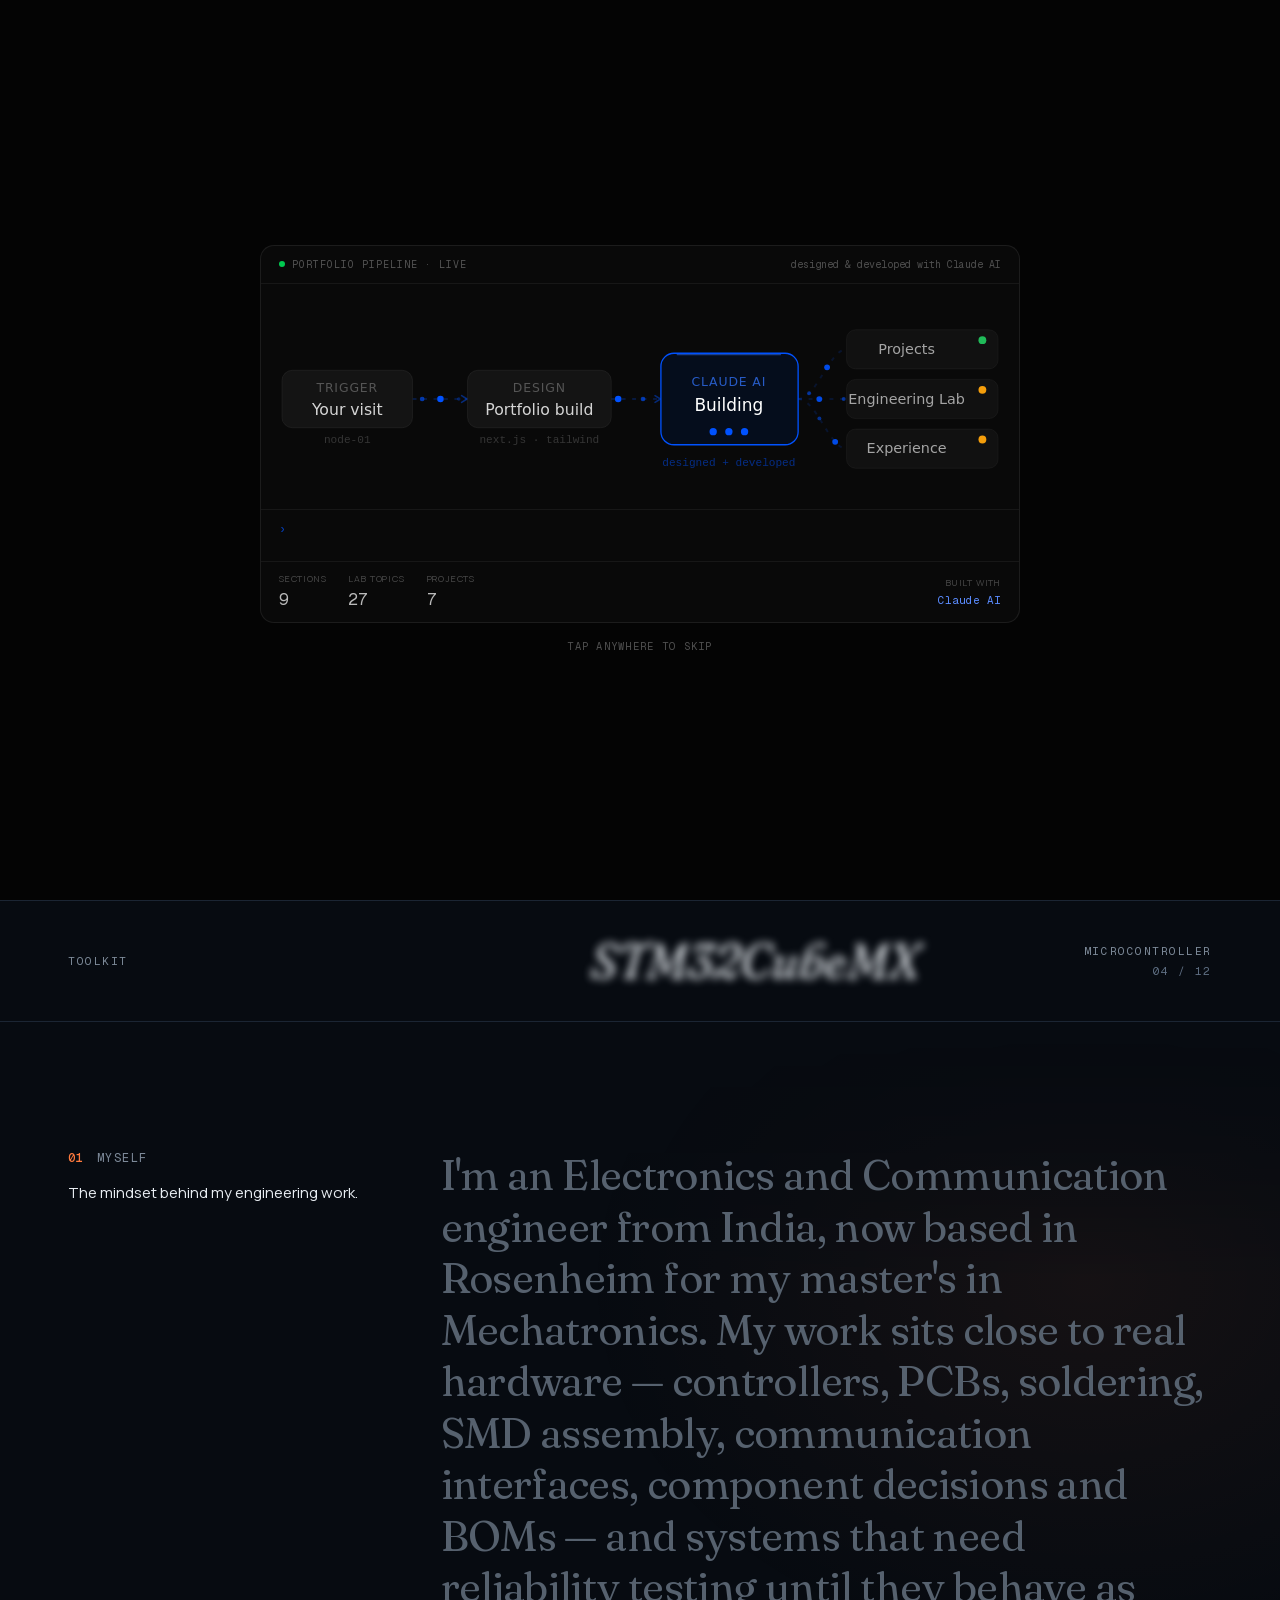
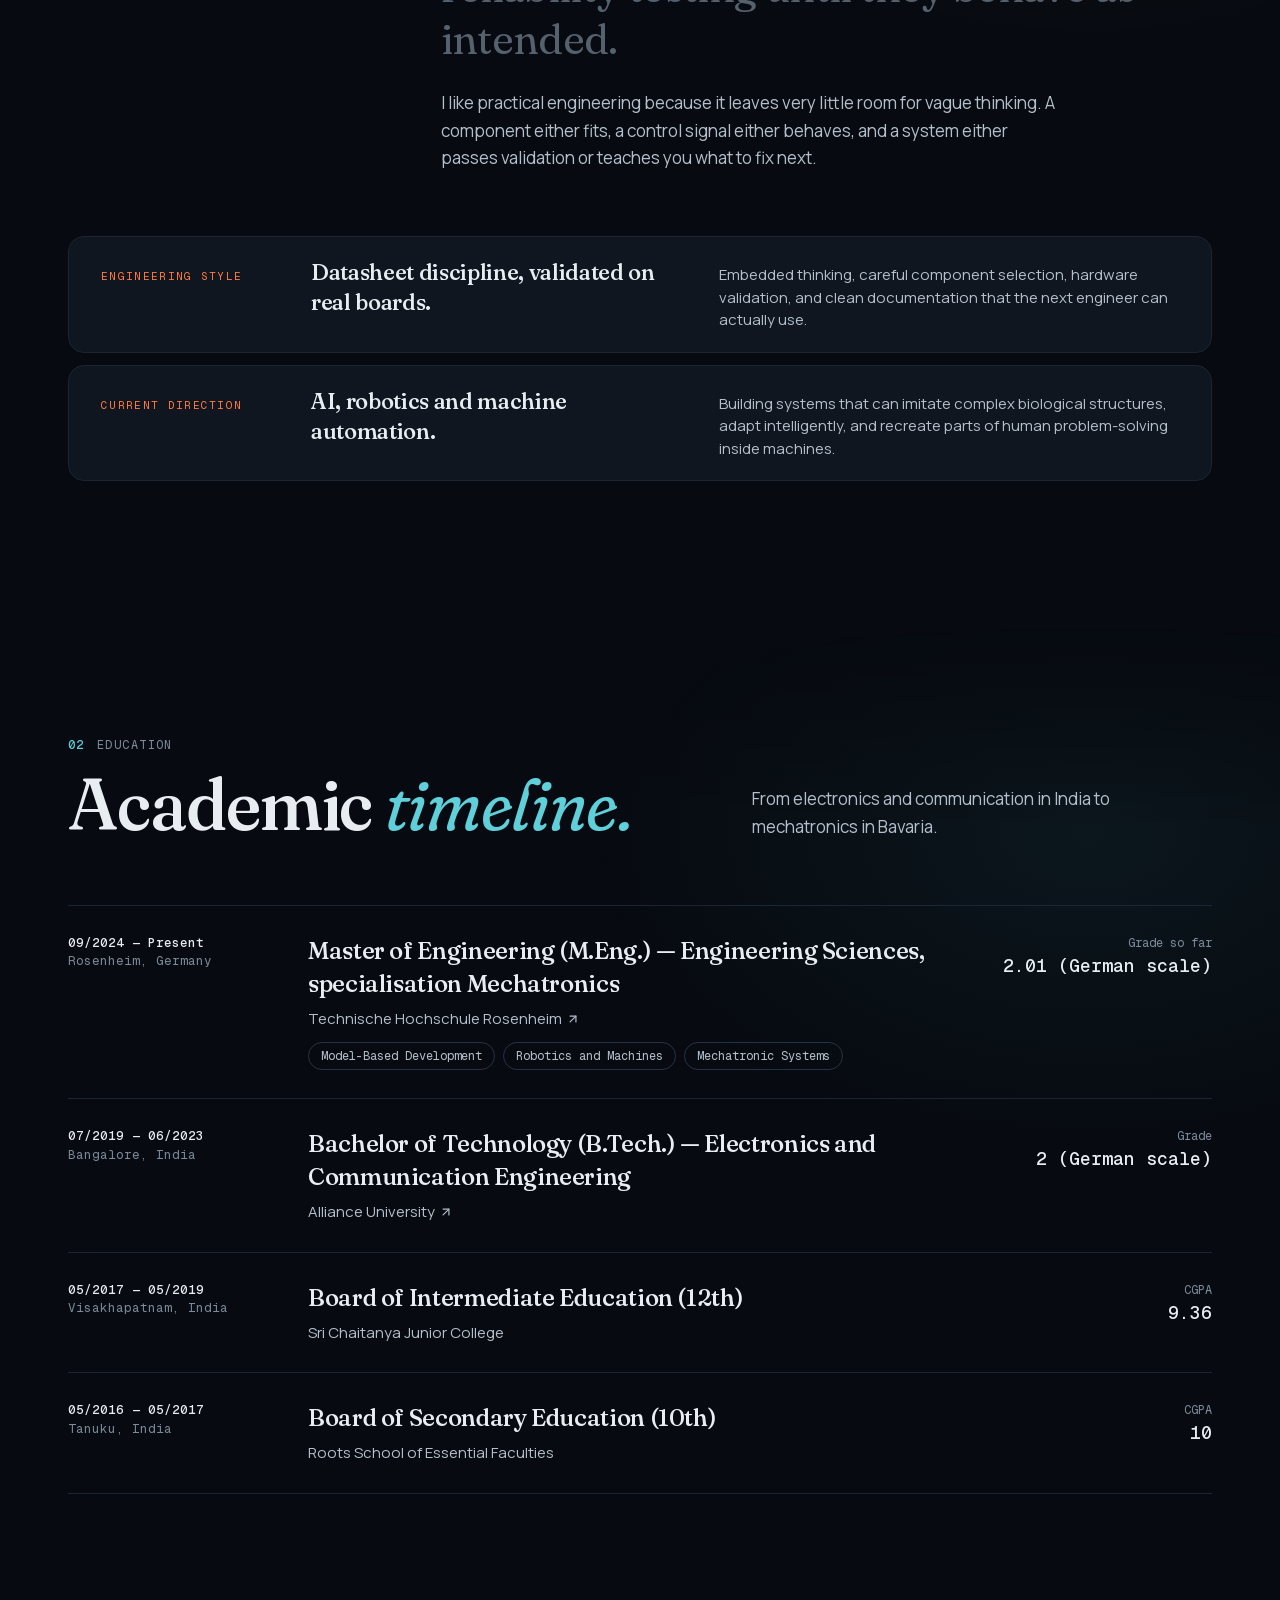
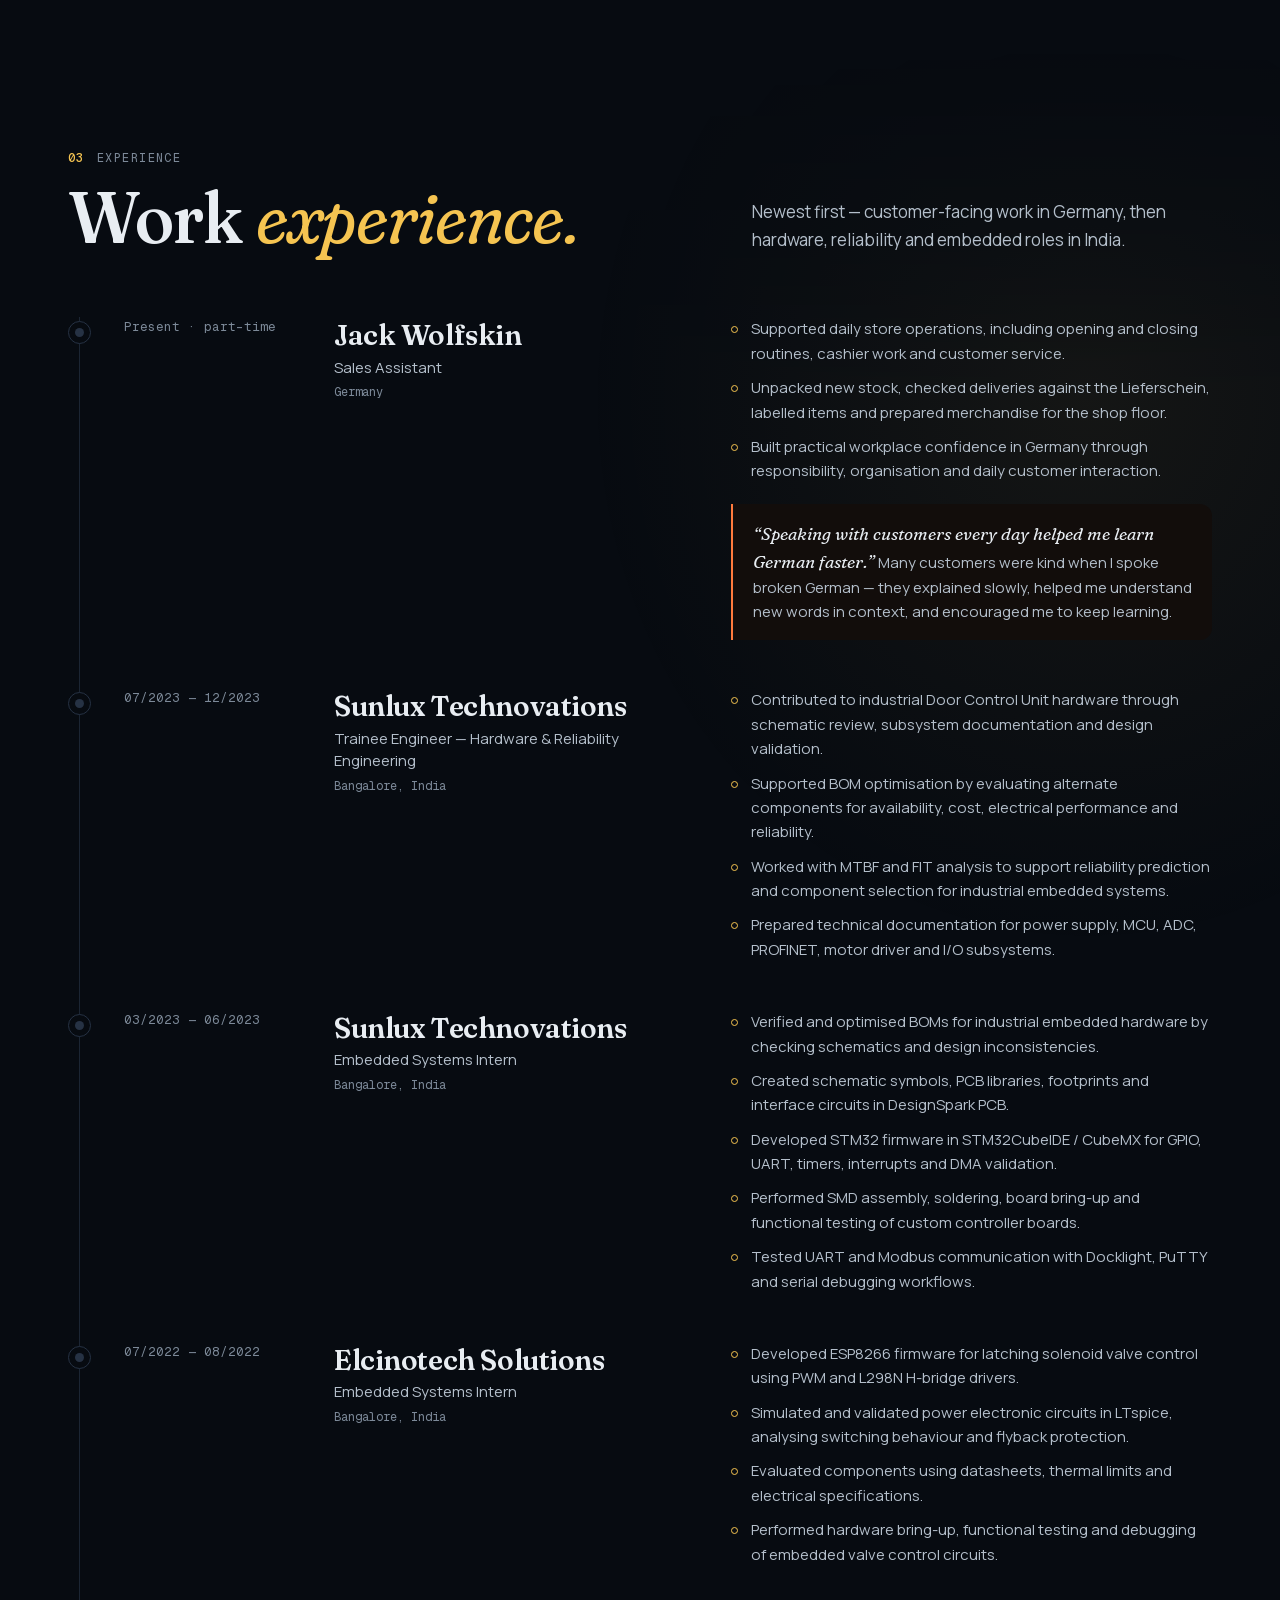
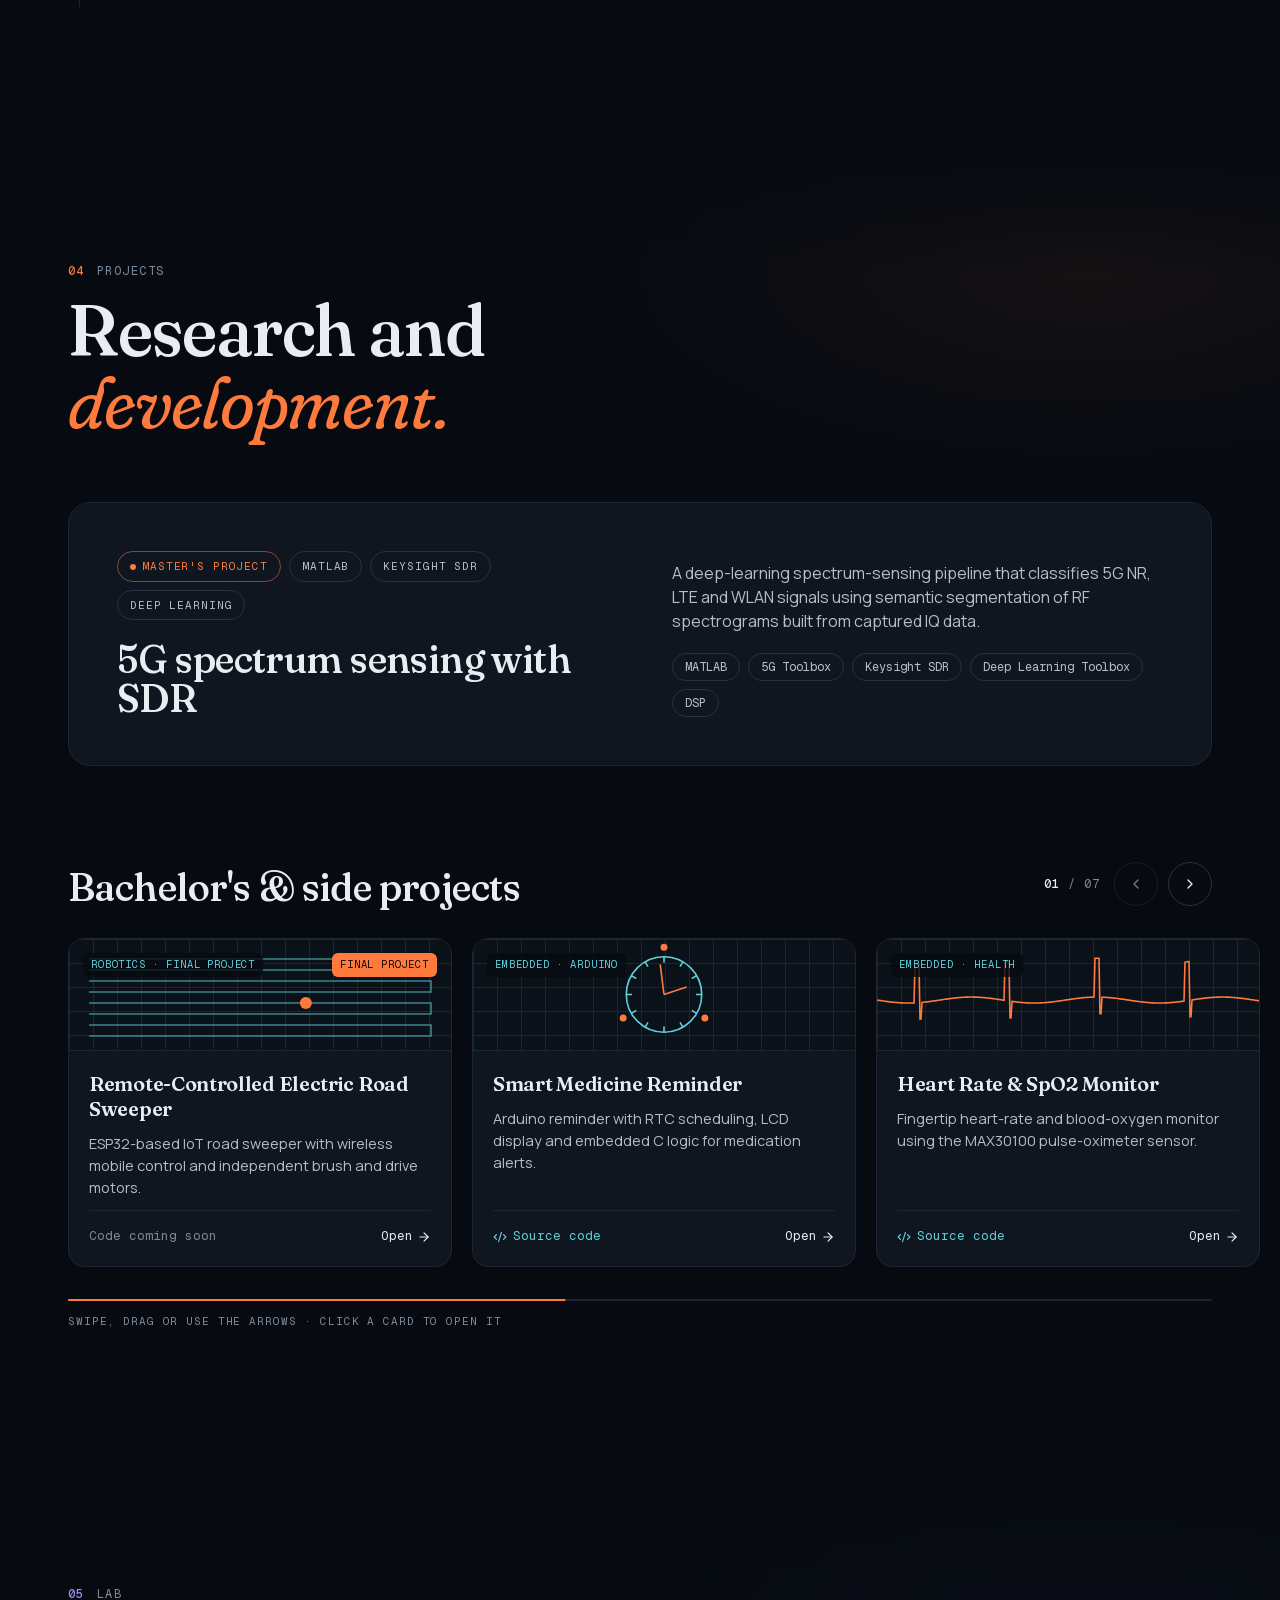
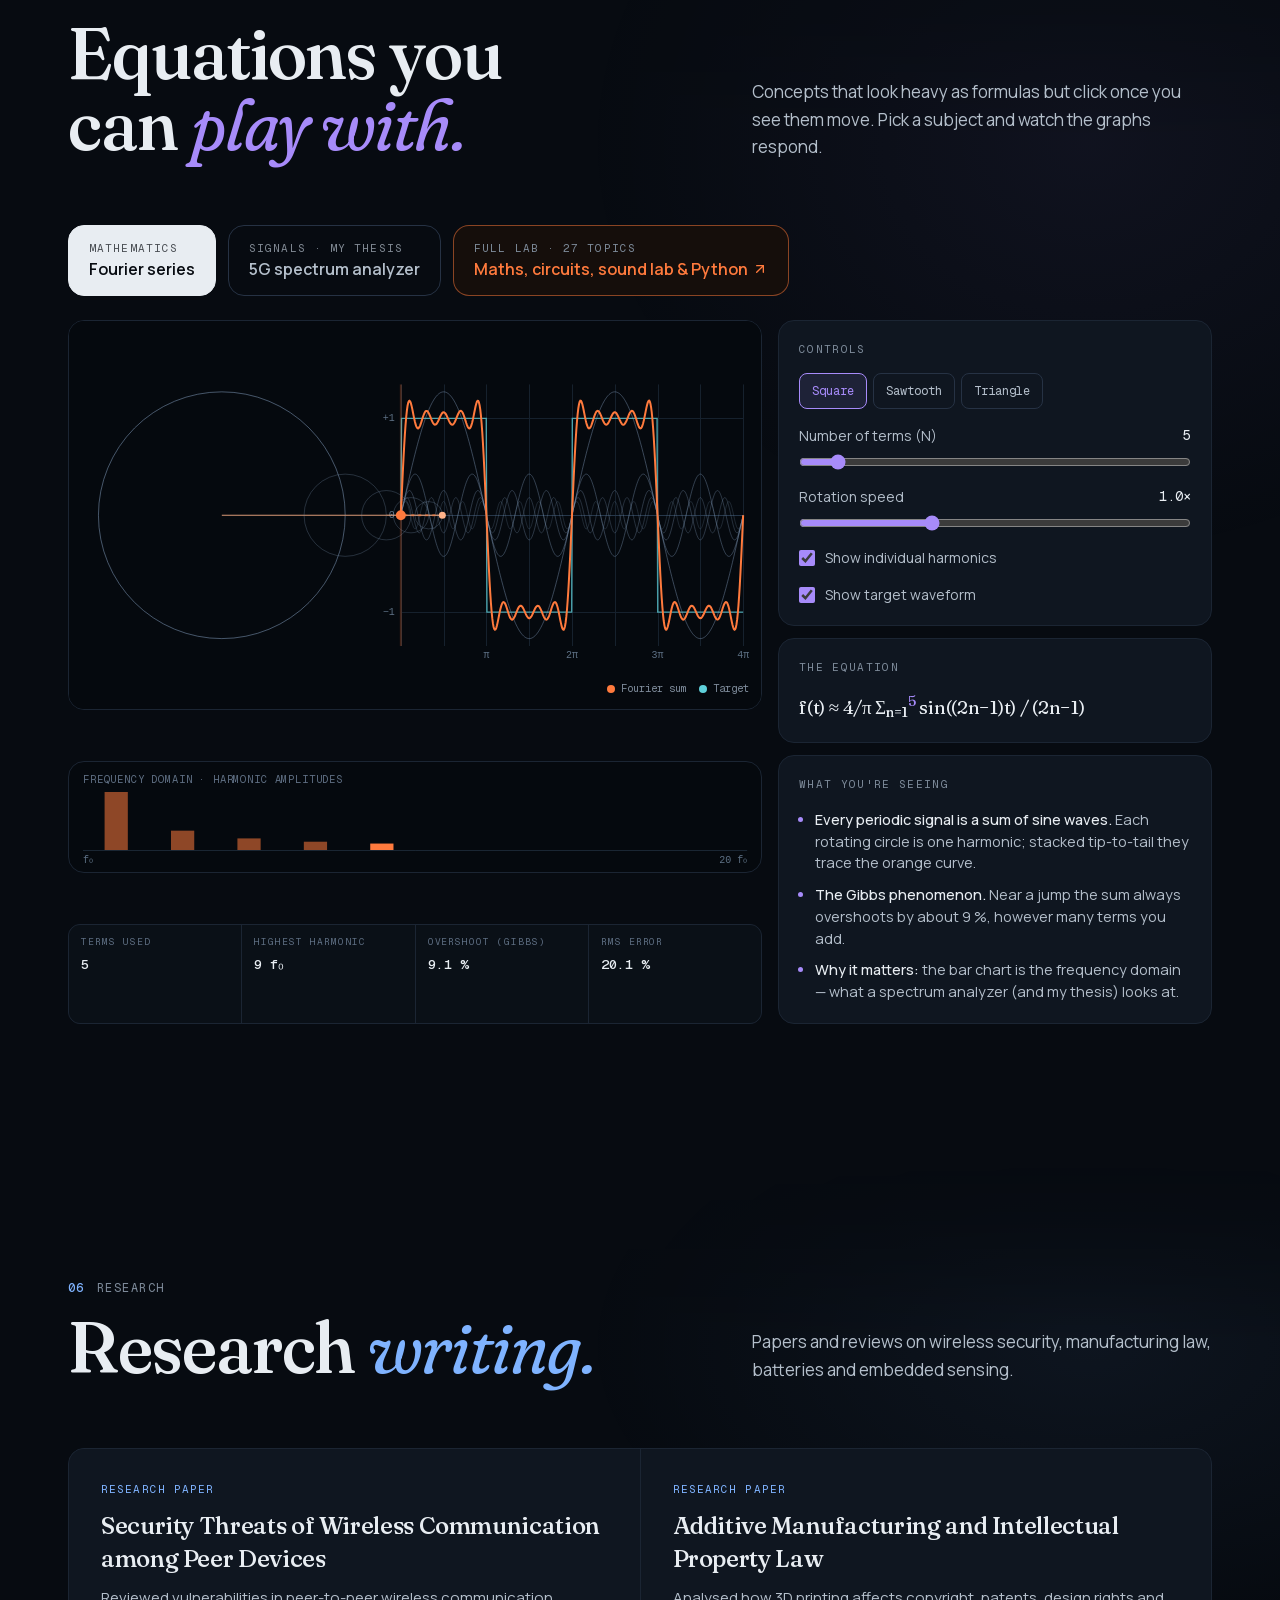
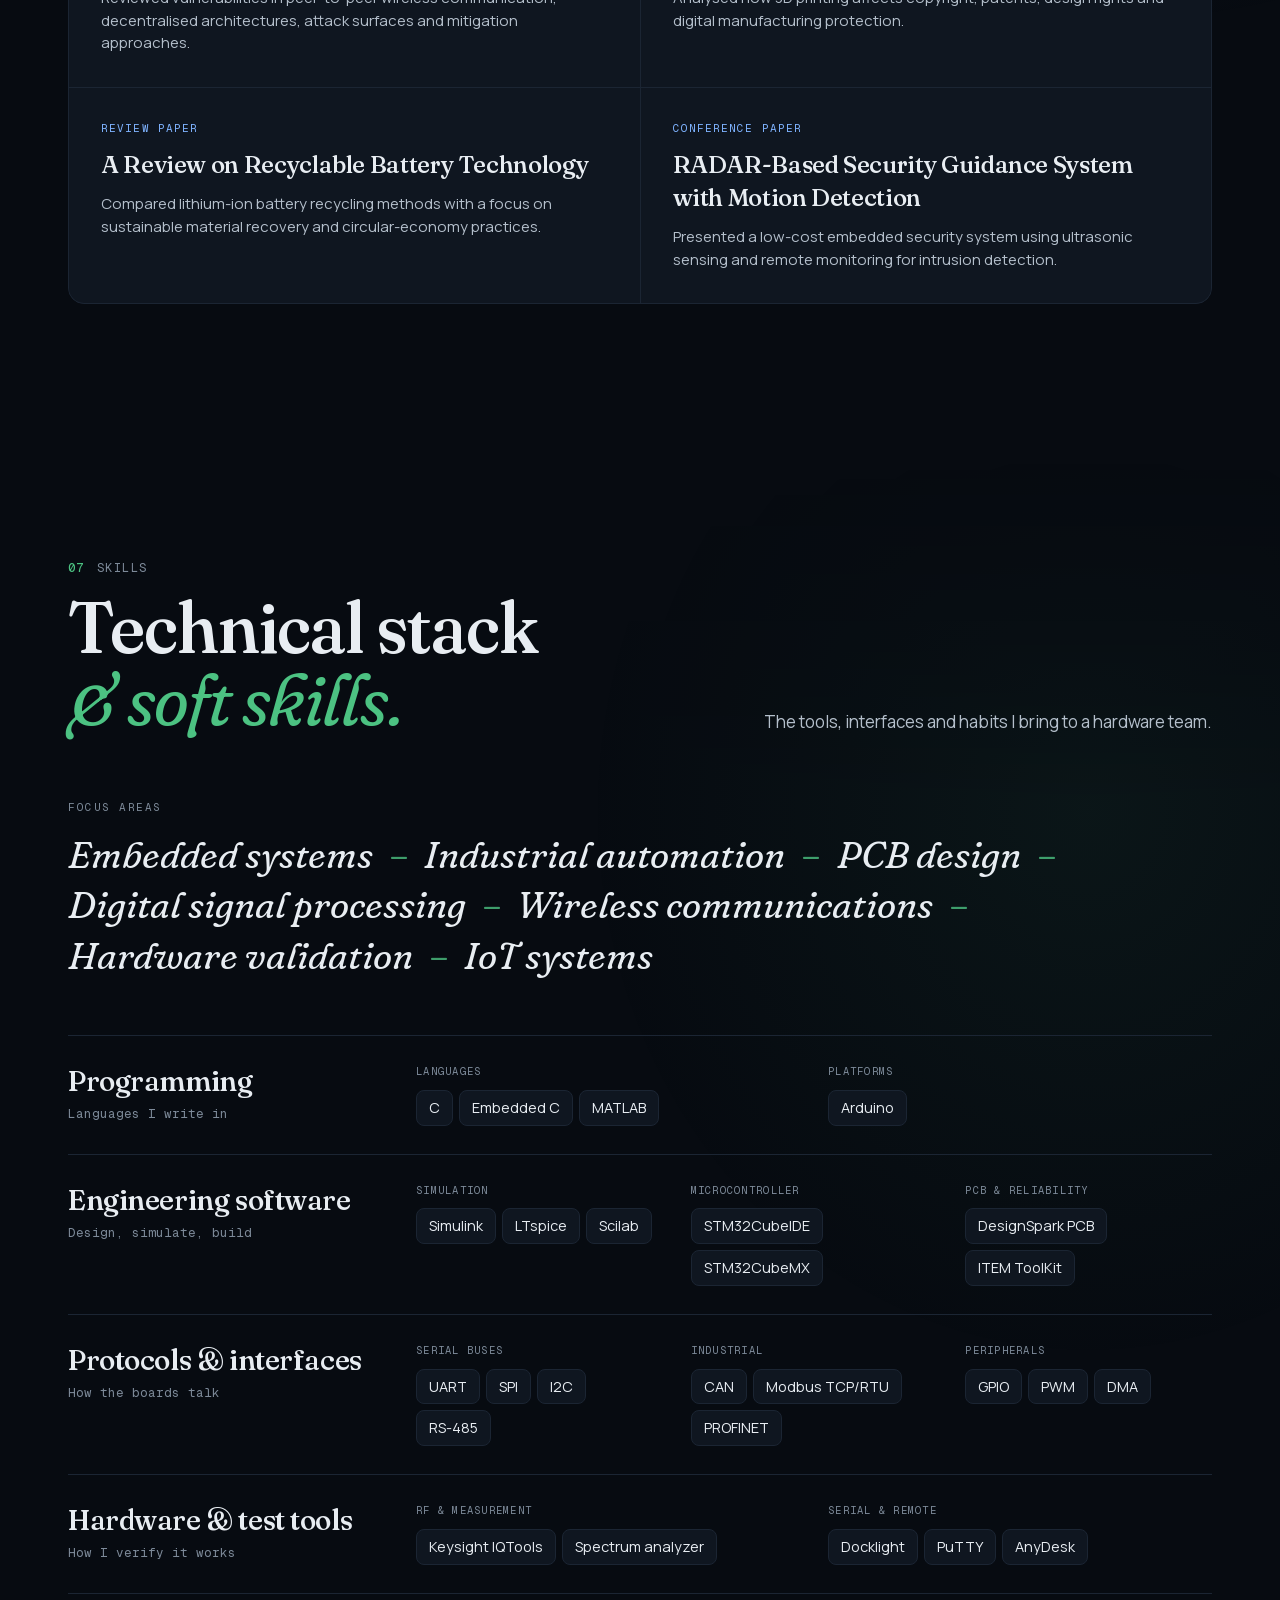
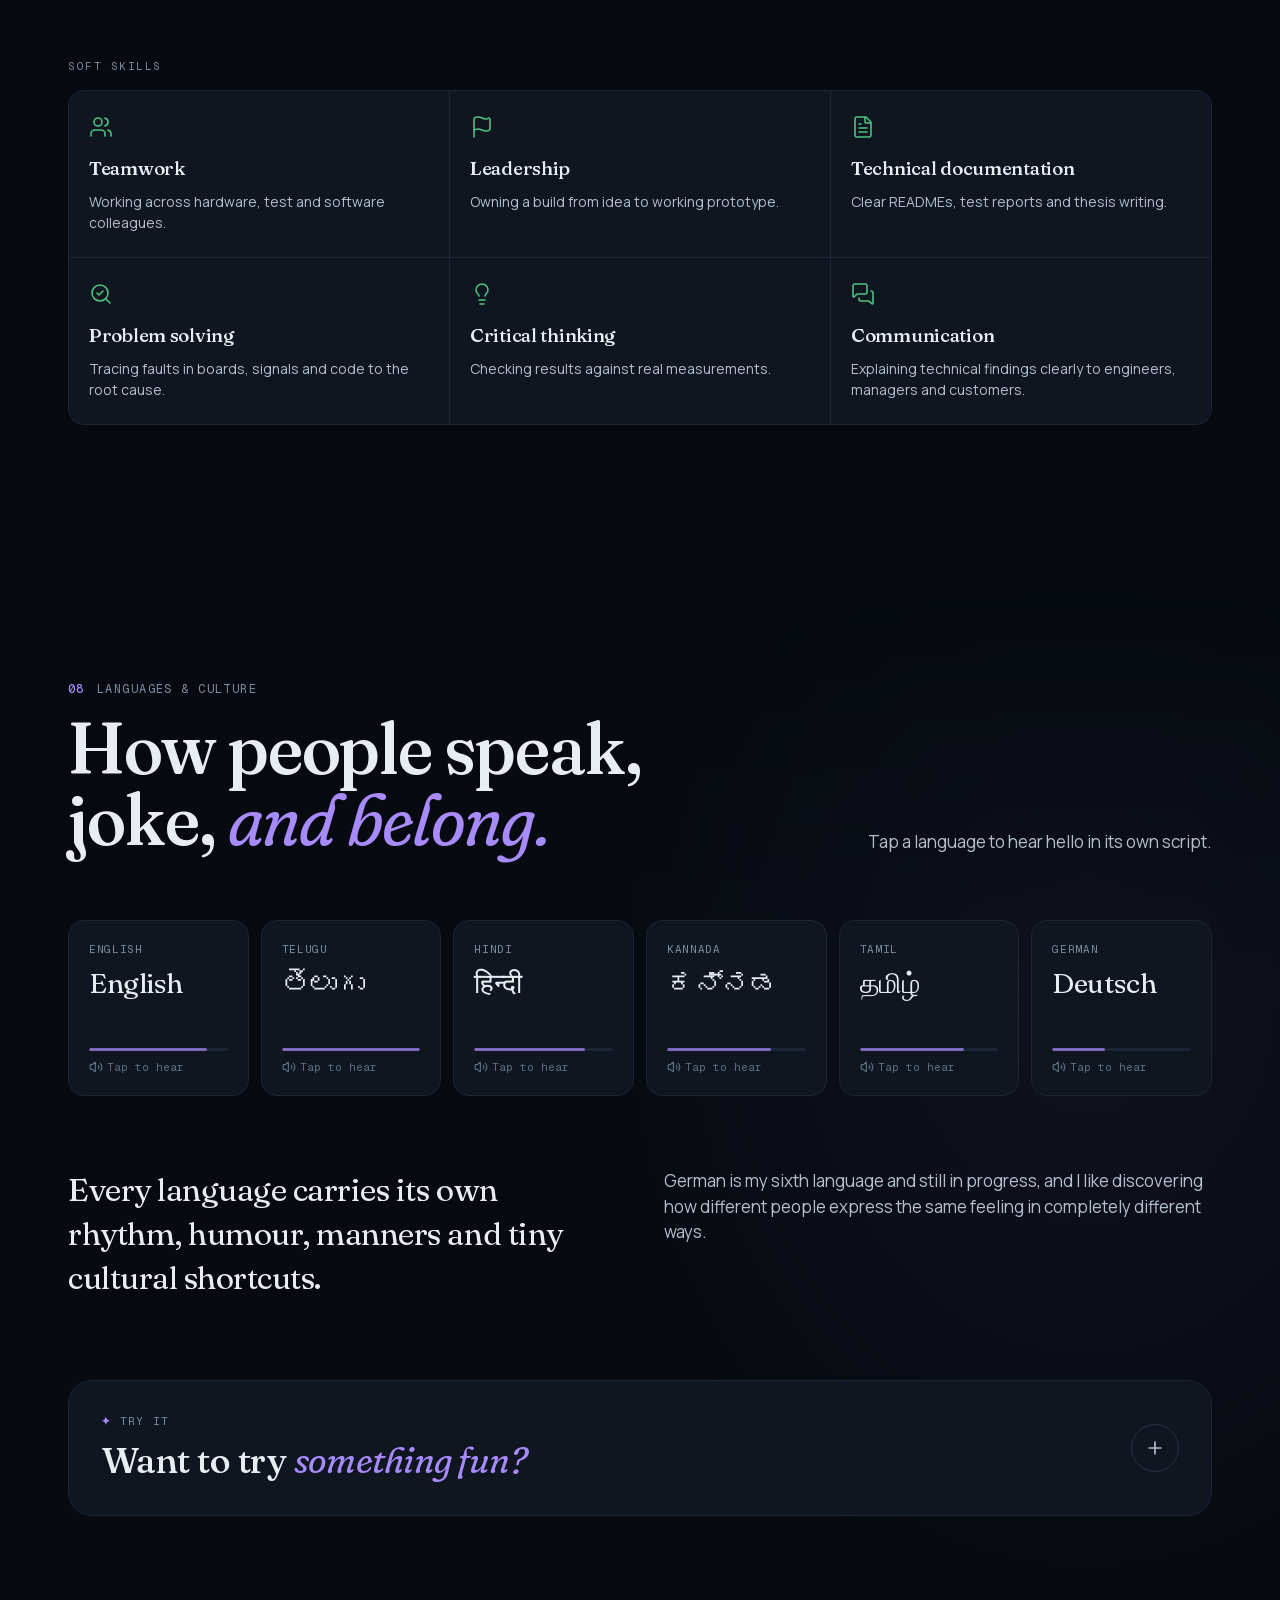
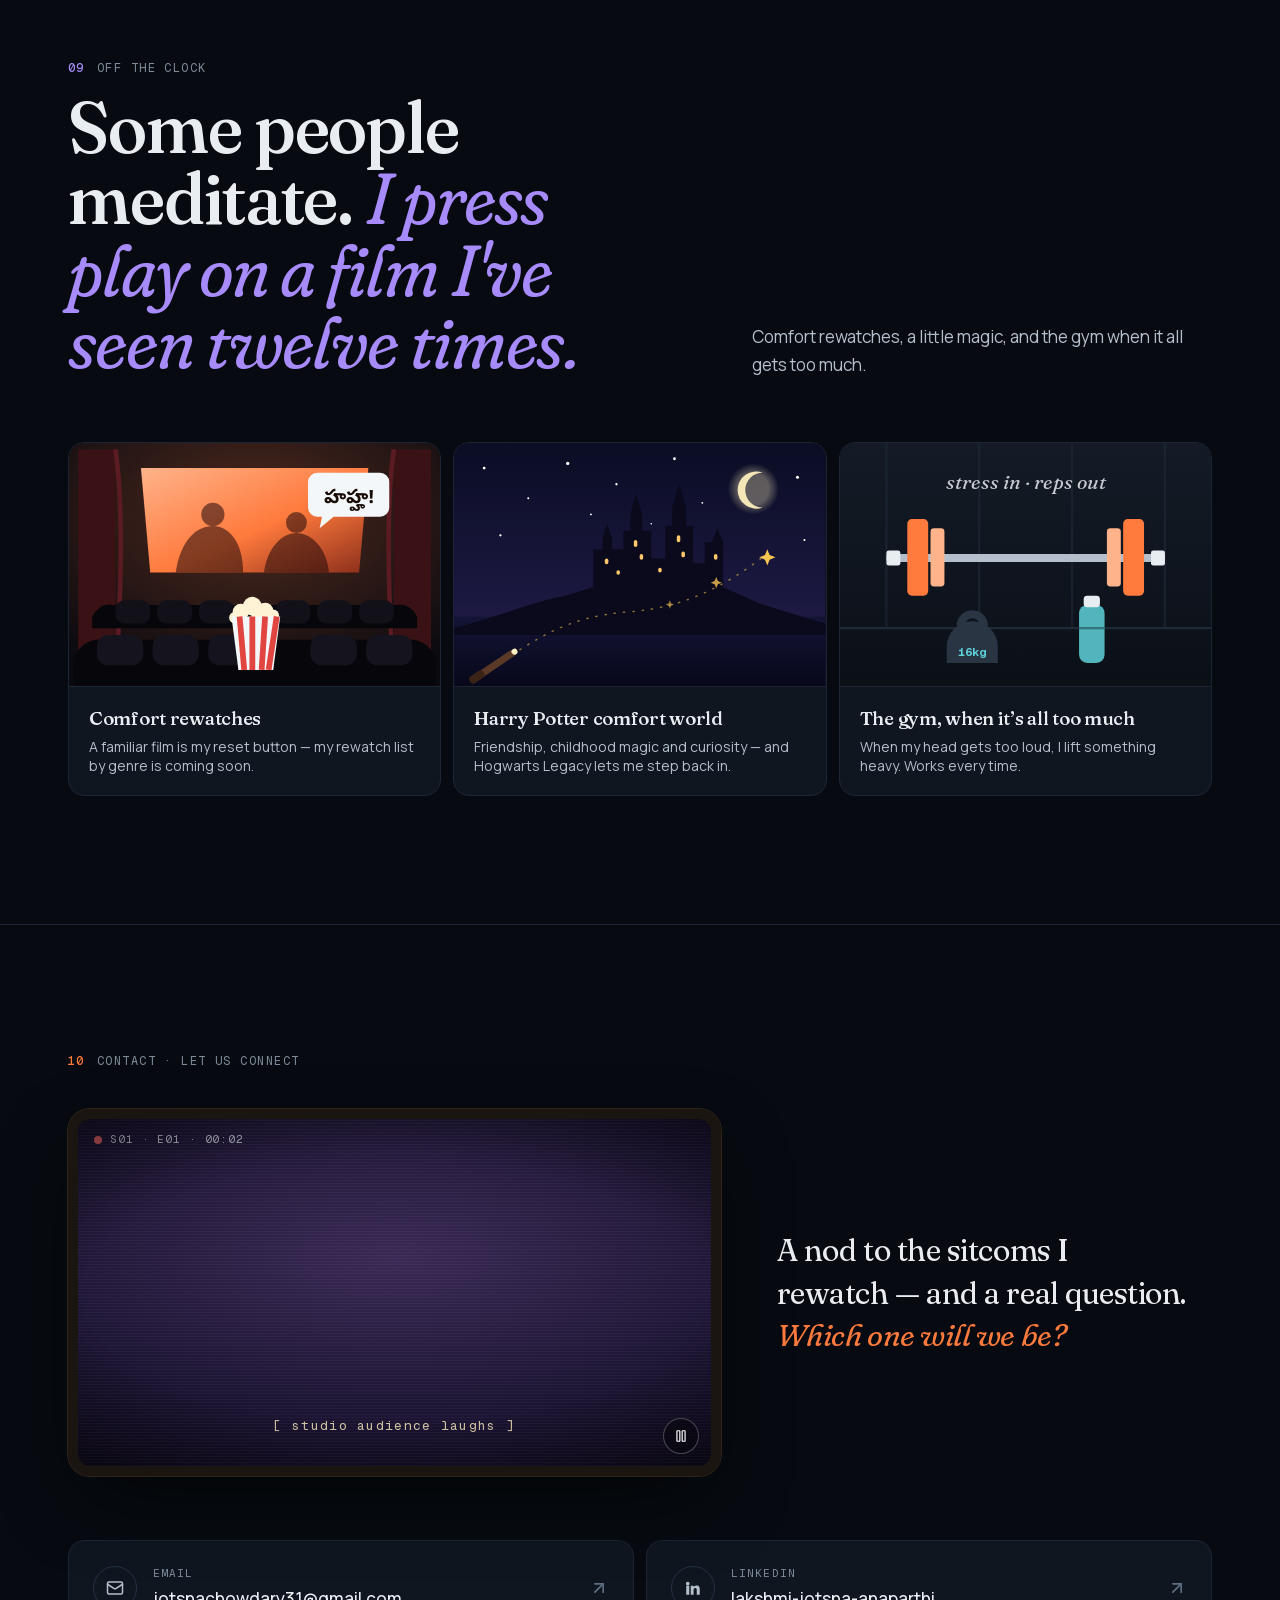
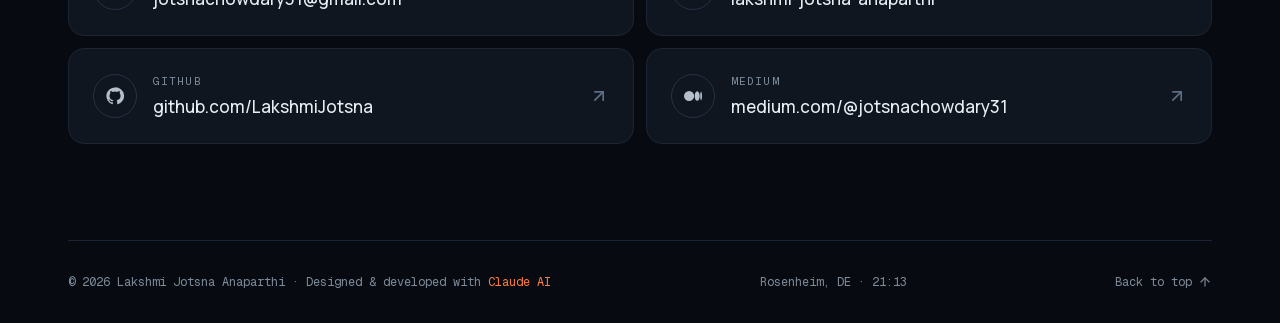
<file: index.html>
<!DOCTYPE html><html lang="en" class="fraunces_76cf6618-module___x7rJW__variable manrope_de7b2fa9-module__1ltb7q__variable geist_mono_8d43a2aa-module__8Li5zG__variable"><head><meta charSet="utf-8"/><meta name="viewport" content="width=device-width, initial-scale=1, viewport-fit=cover"/><link rel="preload" href="/_next/static/media/54fc36028e2bb174-s.p.20jfceqj9zyw9.woff2" as="font" crossorigin="" type="font/woff2"/><link rel="preload" href="/_next/static/media/66b33cc02d8f8b9d-s.p.3slq8sz4zhb1g.woff2" as="font" crossorigin="" type="font/woff2"/><link rel="preload" href="/_next/static/media/797e433ab948586e-s.p.0r6juujl39pe6.woff2" as="font" crossorigin="" type="font/woff2"/><link rel="preload" href="/_next/static/media/a343f882a40d2cc9-s.p.1sj6eobyi31rd.woff2" as="font" crossorigin="" type="font/woff2"/><link rel="stylesheet" href="/_next/static/chunks/3uptyc9n79rrd.css" data-precedence="next"/><link rel="preload" as="script" fetchPriority="low" href="/_next/static/chunks/3l04zcqx63h3y.js"/><script src="/_next/static/chunks/2m912stn0vfa6.js" async=""></script><script src="/_next/static/chunks/39u3ld3zqxqqm.js" async=""></script><script src="/_next/static/chunks/turbopack-18r6fc0r9mzx3.js" async=""></script><script src="/_next/static/chunks/0h2qsuyze9ds1.js" async=""></script><script src="/_next/static/chunks/0oxcgpsjcskgl.js" async=""></script><link rel="preload" href="https://fonts.googleapis.com/css2?family=Noto+Sans+Devanagari:wght@400..700&amp;family=Noto+Sans+Telugu:wght@400..700&amp;family=Noto+Sans+Kannada:wght@400..700&amp;family=Noto+Sans+Tamil:wght@400..700&amp;display=swap" as="style"/><meta name="theme-color" content="#070B11"/><title>Lakshmi Jotsna Anaparthi — Embedded &amp; Mechatronics Engineer</title><meta name="description" content="Portfolio of Lakshmi Jotsna Anaparthi: embedded hardware, 5G spectrum sensing, PCB and reliability engineering, projects with source code, and an interactive engineering lab."/><meta name="author" content="Lakshmi Jotsna Anaparthi"/><meta property="og:title" content="Lakshmi Jotsna Anaparthi — Embedded &amp; Mechatronics Engineer"/><meta property="og:description" content="Embedded hardware, 5G spectrum sensing, PCB and reliability engineering. Designed &amp; developed with Claude AI."/><meta property="og:type" content="website"/><meta name="twitter:card" content="summary"/><meta name="twitter:title" content="Lakshmi Jotsna Anaparthi — Embedded &amp; Mechatronics Engineer"/><meta name="twitter:description" content="Embedded hardware, 5G spectrum sensing, PCB and reliability engineering. Designed &amp; developed with Claude AI."/><link rel="icon" href="/favicon.ico?favicon.2vob68tjqpejf.ico" sizes="256x256" type="image/x-icon"/><meta name="next-size-adjust" content=""/><link rel="preconnect" href="https://fonts.googleapis.com"/><link rel="stylesheet" href="https://fonts.googleapis.com/css2?family=Noto+Sans+Devanagari:wght@400..700&amp;family=Noto+Sans+Telugu:wght@400..700&amp;family=Noto+Sans+Kannada:wght@400..700&amp;family=Noto+Sans+Tamil:wght@400..700&amp;display=swap"/><script>document.documentElement.classList.add('js')</script><script src="/_next/static/chunks/0cz1d0mv5g_q7.js" noModule=""></script></head><body><div hidden=""><!--$--><!--/$--></div><div role="presentation" class="fixed inset-0 z-[500] grid cursor-pointer place-items-center bg-[#040404] p-4" style="opacity:1"><div class="w-full max-w-[760px]"><div style="opacity:0;transform:translateY(12px) scale(0.98)"><div class="bg-[#090909] border border-white/[0.08] rounded-[14px] overflow-hidden font-sans w-full mx-auto max-w-[760px]"><div class="px-[18px] py-[11px] border-b border-white/[0.06] flex items-center justify-between gap-3"><div class="flex items-center gap-[7px]"><span class="w-[6px] h-[6px] rounded-full bg-green-500 inline-block"></span><span class="text-[10px] text-white/30 tracking-[0.1em] font-mono">PORTFOLIO PIPELINE · LIVE</span></div><span class="text-[10px] text-white/[0.28] font-mono text-right">designed &amp; developed with Claude AI</span></div><svg width="100%" viewBox="0 0 580 172" class="block" role="img" aria-label="Your visit → Portfolio build → CLAUDE AI → Projects, Engineering Lab, Experience"><defs><marker id="ma" viewBox="0 0 10 10" refX="8" refY="5" markerWidth="5" markerHeight="5" orient="auto"><path d="M2 1.5L7.5 5L2 8.5" fill="none" stroke="rgba(0,82,255,0.45)" stroke-width="1.6" stroke-linecap="round" stroke-linejoin="round"></path></marker></defs><path d="M116,88 L158,88" fill="none" stroke="rgba(0,82,255,0.22)" stroke-width="1.5" stroke-dasharray="3 5" marker-end="url(#ma)"></path><path d="M268,88 L306,88" fill="none" stroke="rgba(0,82,255,0.22)" stroke-width="1.5" stroke-dasharray="3 5" marker-end="url(#ma)"></path><path d="M411,88 C425,88 435,50 448,50" fill="none" stroke="rgba(0,82,255,0.15)" stroke-width="1.5" stroke-dasharray="3 5"></path><path d="M411,88 L448,88" fill="none" stroke="rgba(0,82,255,0.15)" stroke-width="1.5" stroke-dasharray="3 5"></path><path d="M411,88 C425,88 435,126 448,126" fill="none" stroke="rgba(0,82,255,0.15)" stroke-width="1.5" stroke-dasharray="3 5"></path><circle r="2.5" fill="#0052FF" opacity="1"><animateMotion dur="1.05s" repeatCount="indefinite" begin="0s" path="M116,88 L158,88"></animateMotion></circle><circle r="1.8" fill="#0052FF" opacity="0.65"><animateMotion dur="1.05s" repeatCount="indefinite" begin="0.35s" path="M116,88 L158,88"></animateMotion></circle><circle r="1.3" fill="#0052FF" opacity="0.35"><animateMotion dur="1.05s" repeatCount="indefinite" begin="0.7s" path="M116,88 L158,88"></animateMotion></circle><circle r="2.5" fill="#0052FF" opacity="1"><animateMotion dur="0.88s" repeatCount="indefinite" begin="0.18s" path="M268,88 L306,88"></animateMotion></circle><circle r="1.8" fill="#0052FF" opacity="0.65"><animateMotion dur="0.88s" repeatCount="indefinite" begin="0.62s" path="M268,88 L306,88"></animateMotion></circle><circle r="2.2" fill="#0052FF" opacity="0.9"><animateMotion dur="1.3s" repeatCount="indefinite" begin="0.08s" path="M411,88 C425,88 435,50 448,50"></animateMotion></circle><circle r="1.5" fill="#0052FF" opacity="0.55"><animateMotion dur="1.3s" repeatCount="indefinite" begin="0.65s" path="M411,88 C425,88 435,50 448,50"></animateMotion></circle><circle r="2.2" fill="#0052FF" opacity="0.9"><animateMotion dur="1.15s" repeatCount="indefinite" begin="0.28s" path="M411,88 L448,88"></animateMotion></circle><circle r="1.5" fill="#0052FF" opacity="0.55"><animateMotion dur="1.15s" repeatCount="indefinite" begin="0.85s" path="M411,88 L448,88"></animateMotion></circle><circle r="2.2" fill="#0052FF" opacity="0.9"><animateMotion dur="1.4s" repeatCount="indefinite" begin="0.45s" path="M411,88 C425,88 435,126 448,126"></animateMotion></circle><circle r="1.5" fill="#0052FF" opacity="0.55"><animateMotion dur="1.4s" repeatCount="indefinite" begin="1s" path="M411,88 C425,88 435,126 448,126"></animateMotion></circle><rect x="16" y="66" width="100" height="44" rx="8" fill="#141414" stroke="rgba(255,255,255,0.09)" stroke-width="0.5"></rect><text x="66" y="83" text-anchor="middle" font-size="9.5" fill="rgba(255,255,255,0.28)" font-family="system-ui" letter-spacing=".07em">TRIGGER</text><text x="66" y="100" text-anchor="middle" font-size="12" fill="rgba(255,255,255,0.82)" font-family="system-ui">Your visit</text><text x="66" y="122" text-anchor="middle" font-size="8.5" fill="rgba(255,255,255,0.18)" font-family="monospace">node-01</text><rect x="158" y="66" width="110" height="44" rx="8" fill="#141414" stroke="rgba(255,255,255,0.09)" stroke-width="0.5"></rect><text x="213" y="83" text-anchor="middle" font-size="9.5" fill="rgba(255,255,255,0.28)" font-family="system-ui" letter-spacing=".07em">DESIGN</text><text x="213" y="100" text-anchor="middle" font-size="12" fill="rgba(255,255,255,0.82)" font-family="system-ui">Portfolio build</text><text x="213" y="122" text-anchor="middle" font-size="8.5" fill="rgba(255,255,255,0.18)" font-family="monospace">next.js · tailwind</text><rect x="306" y="53" width="105" height="70" rx="10" fill="#050D1C" stroke="#0052FF" stroke-width="1"></rect><rect x="318" y="53.5" width="80" height="1" rx="0.5" fill="rgba(51,117,255,0.5)"></rect><text x="358" y="78" text-anchor="middle" font-size="9.5" fill="rgba(51,117,255,0.75)" font-family="system-ui" letter-spacing=".07em">CLAUDE AI</text><text x="358" y="97" text-anchor="middle" font-size="13" fill="#fff" font-family="system-ui" font-weight="500">Building</text><circle cx="346" cy="113" r="2.8" fill="#0052FF"></circle><circle cx="358" cy="113" r="2.8" fill="#0052FF"></circle><circle cx="370" cy="113" r="2.8" fill="#0052FF"></circle><text x="358" y="139" text-anchor="middle" font-size="8.5" fill="rgba(0,82,255,0.5)" font-family="monospace">designed + developed</text><g><rect x="448" y="35" width="116" height="30" rx="7" fill="#111" stroke="rgba(255,255,255,0.07)" stroke-width="0.5"></rect><text x="494" y="53.5" text-anchor="middle" font-size="11" fill="rgba(255,255,255,0.62)" font-family="system-ui">Projects</text><circle cx="552" cy="43" r="3" fill="#22c55e" opacity="0.95"></circle></g><g><rect x="448" y="73" width="116" height="30" rx="7" fill="#111" stroke="rgba(255,255,255,0.07)" stroke-width="0.5"></rect><text x="494" y="91.5" text-anchor="middle" font-size="11" fill="rgba(255,255,255,0.62)" font-family="system-ui">Engineering Lab</text><circle cx="552" cy="81" r="3" fill="#f59e0b"></circle></g><g><rect x="448" y="111" width="116" height="30" rx="7" fill="#111" stroke="rgba(255,255,255,0.07)" stroke-width="0.5"></rect><text x="494" y="129.5" text-anchor="middle" font-size="11" fill="rgba(255,255,255,0.62)" font-family="system-ui">Experience</text><circle cx="552" cy="119" r="3" fill="#f59e0b"></circle></g></svg><div class="border-t border-white/[0.06] px-[18px] py-[9px] h-[52px]"><div class="flex gap-2 items-start h-full"><span class="text-[#0052FF]/70 font-mono text-[13px] leading-[1.5] shrink-0">›</span><div class="relative flex-1 overflow-hidden h-full"><div class="font-mono text-[11px] text-white/[0.55] leading-[1.55] absolute inset-0" style="opacity:0;transform:translateY(5px)">Request: “Build Jotsna’s engineering portfolio”</div></div></div></div><div class="border-t border-white/[0.06] px-[18px] py-[10px] flex gap-[22px] items-center"><div class=""><div class="text-[9px] text-white/25 tracking-[0.09em] mb-[3px]">SECTIONS</div><div class="text-[16px] text-white/[0.72] font-mono tabular-nums">9</div></div><div class=""><div class="text-[9px] text-white/25 tracking-[0.09em] mb-[3px]">LAB TOPICS</div><div class="text-[16px] text-white/[0.72] font-mono tabular-nums">27</div></div><div class="hidden sm:block"><div class="text-[9px] text-white/25 tracking-[0.09em] mb-[3px]">PROJECTS</div><div class="text-[16px] text-white/[0.72] font-mono tabular-nums">7</div></div><div class="ml-auto text-right"><div class="text-[9px] text-white/25 tracking-[0.09em] mb-[3px]">BUILT WITH</div><div class="text-[11px] text-[#5B8CFF] font-mono">Claude AI</div></div></div></div></div><p class="mt-4 text-center font-mono text-[10.5px] uppercase tracking-[0.12em] text-white/30">Tap anywhere to skip</p></div></div><div aria-hidden="true" class="pointer-events-none fixed top-0 left-0 z-[400] grid place-items-center rounded-full border border-white/40 transition-[width,height,opacity,background,border-color] duration-300 opacity-0 size-9"></div><div aria-hidden="true" class="pointer-events-none fixed top-0 left-0 z-[401] size-1.5 rounded-full bg-accent opacity-0"></div><header data-fullbleed="true" class="fixed inset-x-0 top-0 z-[100] transition-[transform,background,border-color,backdrop-filter] duration-500 border-b border-transparent translate-y-0"><div class="mx-auto flex h-[68px] max-w-[1240px] items-center justify-between gap-6 px-4 sm:px-6 md:px-12"><a href="#top" class="display text-lg font-semibold tracking-tight" aria-label="Lakshmi Jotsna Anaparthi — back to top">LJA<span class="text-accent">.</span></a><nav aria-label="Sections" class="hidden lg:block"><ul class="flex gap-7 text-[14.5px]"><li><a href="#about" class="relative py-1 text-ink-2 transition-colors hover:text-ink">Myself</a></li><li><a href="#education" class="relative py-1 text-ink-2 transition-colors hover:text-ink">Education</a></li><li><a href="#experience" class="relative py-1 text-ink-2 transition-colors hover:text-ink">Experience</a></li><li><a href="#projects" class="relative py-1 text-ink-2 transition-colors hover:text-ink">Projects</a></li><li><a href="#lab" class="relative py-1 text-ink-2 transition-colors hover:text-ink">Lab</a></li><li><a href="#research" class="relative py-1 text-ink-2 transition-colors hover:text-ink">Research</a></li><li><a href="#skills" class="relative py-1 text-ink-2 transition-colors hover:text-ink">Skills</a></li><li><a href="#life" class="relative py-1 text-ink-2 transition-colors hover:text-ink">Life</a></li></ul></nav><div class="flex items-center gap-2"><a href="#contact" class="items-center justify-center gap-2 rounded-full font-medium whitespace-nowrap transition-[background,border-color,color,transform] duration-200 active:scale-[.97] disabled:pointer-events-none disabled:opacity-50 [&amp;_svg]:size-4 [&amp;_svg]:shrink-0 bg-accent text-[#140700] hover:bg-[#ff8e5a] h-9 px-4 text-[13px] hidden sm:inline-flex">Let&#x27;s connect</a><button type="button" class="inline-flex items-center justify-center gap-2 rounded-full font-medium whitespace-nowrap transition-[background,border-color,color,transform] duration-200 active:scale-[.97] disabled:pointer-events-none disabled:opacity-50 [&amp;_svg]:size-4 [&amp;_svg]:shrink-0 border border-line-2 text-ink hover:border-accent hover:text-accent size-11 lg:hidden" aria-expanded="false" aria-controls="mobile-menu" aria-label="Open menu"><svg xmlns="http://www.w3.org/2000/svg" width="24" height="24" viewBox="0 0 24 24" fill="none" stroke="currentColor" stroke-width="2" stroke-linecap="round" stroke-linejoin="round" class="lucide lucide-menu" aria-hidden="true"><path d="M4 5h16"></path><path d="M4 12h16"></path><path d="M4 19h16"></path></svg></button></div></div><div class="h-px origin-left bg-accent/70" style="transform:scaleX(0)"></div></header><canvas aria-hidden="true" class="pointer-events-none fixed inset-0 z-[2] h-screen w-screen opacity-90 blur-[0.4px] [mask-image:linear-gradient(to_bottom,transparent,#000_14%,#000_86%,transparent)]"></canvas><main class="relative"><section id="top" data-fullbleed="true" aria-label="Introduction" class="relative isolate flex flex-col justify-end overflow-hidden md:min-h-[min(100svh,980px)]"><canvas aria-hidden="true" class="absolute inset-0 -z-10 size-full"></canvas><div aria-hidden="true" class="pointer-events-none absolute inset-0 -z-10 bg-[linear-gradient(180deg,rgba(7,11,17,.85)_0%,rgba(7,11,17,.15)_38%,rgba(7,11,17,0)_58%,rgba(7,11,17,.75)_86%,#070b11_100%)]"></div><div class="pointer-events-none absolute top-[84px] left-4 font-mono text-[10px] leading-relaxed tracking-[0.08em] text-muted uppercase sm:left-6 md:top-24 md:left-12 md:text-[11px]">Currently<br/><b class="font-medium text-ink-2">Catching up with AI as a side hobby</b><br/><span class="text-accent">● Live</span><span class="hidden [@media(hover:hover)]:inline"> · move your cursor</span></div><div class="pointer-events-none absolute top-24 right-12 hidden text-right font-mono text-[11px] leading-relaxed tracking-[0.08em] text-muted uppercase md:block">Rosenheim · Bayern · DE<br/><b class="font-medium text-ink-2">M.Eng. Mechatronics</b><br/>Local <!-- -->—<!-- --> CET/CEST</div><div data-measure="true" class="relative mx-auto w-full max-w-[1240px] px-4 pt-[150px] pb-10 sm:px-6 md:px-12 md:pt-[clamp(150px,20vh,200px)] md:pb-14"><div class="inline-flex items-center gap-3 rounded-full border border-line-2 bg-bg/60 py-2 pr-4 pl-2 backdrop-blur" aria-label="Greeting"><span aria-hidden="true" class="grid size-7 place-items-center rounded-full bg-accent text-xs text-[#140700]">✦</span><span lang="de" class="text-[15px] font-medium" style="opacity:0;transform:translateY(8px)">Guten Tag!</span><span class="font-mono text-[11px] tracking-[0.1em] text-muted uppercase">German</span></div><h1 class="display mt-6 text-[clamp(52px,11.5vw,184px)] leading-[0.9] font-semibold" aria-label="Lakshmi Jotsna Anaparthi"><span class="block" style="opacity:0;transform:translateY(40%)">Lakshmi Jotsna</span><span class="serif-accent block text-accent" style="opacity:0;transform:translateY(40%)">Anaparthi</span></h1><div class="mt-8 grid items-end gap-8 border-t border-ink/15 pt-6 md:grid-cols-[minmax(0,1.1fr)_auto] md:gap-12"><div><p class="max-w-[52ch] text-[16px] leading-relaxed text-ink-2 md:text-[18px]">Electronics and mechatronics engineer working close to embedded hardware, SDR, PCB workflows, industrial communication and reliability-minded system validation.</p><dl class="mt-6 grid grid-cols-2 gap-x-10 gap-y-3 sm:grid-cols-3 sm:justify-start"><div><dt class="font-mono text-[11px] tracking-[0.1em] text-muted uppercase">Current base</dt><dd class="mt-1 text-[14.5px]">Rosenheim, Germany</dd></div><div><dt class="font-mono text-[11px] tracking-[0.1em] text-muted uppercase">Studying</dt><dd class="mt-1 text-[14.5px]">M.Eng. Mechatronics</dd></div><div><dt class="font-mono text-[11px] tracking-[0.1em] text-muted uppercase">Focus</dt><dd class="mt-1 text-[14.5px]">Embedded hardware</dd></div></dl></div><div class="flex flex-wrap gap-2.5"><a href="#experience" class="inline-flex items-center justify-center gap-2 rounded-full font-medium whitespace-nowrap transition-[background,border-color,color,transform] duration-200 active:scale-[.97] disabled:pointer-events-none disabled:opacity-50 [&amp;_svg]:size-4 [&amp;_svg]:shrink-0 bg-accent text-[#140700] hover:bg-[#ff8e5a] h-11 px-5 text-[14.5px]" data-cursor="Go">View experience <svg xmlns="http://www.w3.org/2000/svg" width="24" height="24" viewBox="0 0 24 24" fill="none" stroke="currentColor" stroke-width="2" stroke-linecap="round" stroke-linejoin="round" class="lucide lucide-arrow-down" aria-hidden="true"><path d="M12 5v14"></path><path d="m19 12-7 7-7-7"></path></svg></a><a href="https://www.linkedin.com/in/lakshmi-jotsna-anaparthi-9768a3228" class="inline-flex items-center justify-center gap-2 rounded-full font-medium whitespace-nowrap transition-[background,border-color,color,transform] duration-200 active:scale-[.97] disabled:pointer-events-none disabled:opacity-50 [&amp;_svg]:size-4 [&amp;_svg]:shrink-0 border border-line-2 text-ink hover:border-accent hover:text-accent size-11" target="_blank" rel="noopener" aria-label="LinkedIn"><svg viewBox="0 0 24 24" fill="currentColor" aria-hidden="true"><path d="M4.98 3.5a2.5 2.5 0 1 1 0 5 2.5 2.5 0 0 1 0-5zM3 9h4v12H3zM9 9h3.8v1.7h.05c.53-1 1.83-2.05 3.77-2.05C20.6 8.65 21 11.1 21 14.3V21h-4v-5.9c0-1.4 0-3.2-1.95-3.2S12.8 13.4 12.8 15v6H9z"></path></svg></a><a href="https://github.com/LakshmiJotsna" class="inline-flex items-center justify-center gap-2 rounded-full font-medium whitespace-nowrap transition-[background,border-color,color,transform] duration-200 active:scale-[.97] disabled:pointer-events-none disabled:opacity-50 [&amp;_svg]:size-4 [&amp;_svg]:shrink-0 border border-line-2 text-ink hover:border-accent hover:text-accent size-11" target="_blank" rel="noopener" aria-label="GitHub"><svg viewBox="0 0 24 24" fill="currentColor" aria-hidden="true"><path d="M12 .5a11.5 11.5 0 0 0-3.64 22.41c.58.1.79-.25.79-.56v-2c-3.2.7-3.88-1.37-3.88-1.37-.52-1.33-1.28-1.69-1.28-1.69-1.05-.72.08-.7.08-.7 1.16.08 1.77 1.19 1.77 1.19 1.03 1.77 2.7 1.26 3.36.96.1-.75.4-1.26.73-1.55-2.55-.29-5.24-1.28-5.24-5.69 0-1.26.45-2.28 1.19-3.09-.12-.29-.52-1.46.11-3.05 0 0 .97-.31 3.17 1.18a11 11 0 0 1 5.77 0c2.2-1.49 3.17-1.18 3.17-1.18.63 1.59.23 2.76.11 3.05.74.81 1.19 1.83 1.19 3.09 0 4.42-2.69 5.39-5.26 5.68.41.36.78 1.06.78 2.14v3.17c0 .31.21.67.8.56A11.5 11.5 0 0 0 12 .5z"></path></svg></a><a href="https://medium.com/@jotsnachowdary31" class="inline-flex items-center justify-center gap-2 rounded-full font-medium whitespace-nowrap transition-[background,border-color,color,transform] duration-200 active:scale-[.97] disabled:pointer-events-none disabled:opacity-50 [&amp;_svg]:size-4 [&amp;_svg]:shrink-0 border border-line-2 text-ink hover:border-accent hover:text-accent size-11" target="_blank" rel="noopener" aria-label="Medium — my stories"><svg viewBox="0 0 24 24" fill="currentColor" aria-hidden="true"><path d="M13.54 12a6.8 6.8 0 0 1-6.77 6.82A6.8 6.8 0 0 1 0 12a6.8 6.8 0 0 1 6.77-6.82A6.8 6.8 0 0 1 13.54 12zm7.42 0c0 3.54-1.51 6.42-3.38 6.42S14.2 15.54 14.2 12s1.52-6.42 3.38-6.42 3.38 2.88 3.38 6.42M24 12c0 3.17-.53 5.75-1.19 5.75s-1.19-2.58-1.19-5.75.53-5.75 1.19-5.75S24 8.83 24 12"></path></svg></a></div></div></div></section><div data-fullbleed="true" aria-label="Tools I work with" class="border-y border-line bg-bg py-5 md:py-7"><div class="mx-auto grid max-w-[1240px] items-center gap-2 px-4 text-center sm:px-6 md:grid-cols-[auto_minmax(0,1fr)_auto] md:gap-6 md:px-12 md:text-left"><span class="hidden font-mono text-[11px] tracking-[0.14em] text-muted uppercase md:block">Toolkit</span><div class="relative h-10 overflow-hidden [mask-image:linear-gradient(90deg,transparent,#000_14%,#000_86%,transparent)] md:h-16"><span class="serif-accent absolute inset-0 flex items-center justify-center text-[28px] whitespace-nowrap md:text-[clamp(30px,3.8vw,54px)]" style="opacity:1;filter:blur(0px);transform:none">MATLAB</span></div><span class="flex justify-center gap-3 font-mono text-[11px] tracking-[0.14em] text-muted uppercase md:flex-col md:items-end md:gap-1"><span>Simulation &amp; DSP</span><span class="text-dim">01<!-- --> / <!-- -->12</span></span></div></div><section id="about" style="--acc:#FF7A3D" class="relative scroll-mt-20 py-[72px] md:py-[clamp(80px,10vw,150px)]"><div aria-hidden="true" class="pointer-events-none absolute inset-0 -z-0 [mask-image:linear-gradient(to_bottom,transparent,#000_22%,#000_60%,transparent)]" style="background:radial-gradient(55% 45% at 85% 22%, color-mix(in srgb, #FF7A3D 6%, transparent), transparent 72%)"></div><div class="relative mx-auto max-w-[1240px] px-4 sm:px-6 md:px-12"><div class="grid gap-10 md:grid-cols-[minmax(0,.8fr)_minmax(0,2fr)] md:gap-16"><div><div class="flex items-center gap-3 font-mono text-xs uppercase tracking-[0.12em] text-muted"><b class="font-medium text-[var(--acc)]">01</b>Myself</div><p class="mt-4 text-[15px] text-ink">The mindset behind my engineering work.</p></div><div><p class="lit-words display text-[27px] leading-[1.28] md:text-[clamp(26px,3.3vw,46px)] md:leading-[1.22]"><span class="max-md:hidden"><span class="w">I&#x27;m</span> <span class="w">an</span> <span class="w">Electronics</span> <span class="w">and</span> <span class="w">Communication</span> <span class="w">engineer</span> <span class="w">from</span> <span class="w">India,</span> <span class="w">now</span> <span class="w">based</span> <span class="w">in</span> <span class="w">Rosenheim</span> <span class="w">for</span> <span class="w">my</span> <span class="w">master&#x27;s</span> <span class="w">in</span> </span><span class="hl max-md:hidden"><span class="w">Mechatronics.</span> </span><span class=""><span class="w">My</span> <span class="w">work</span> <span class="w">sits</span> <span class="w">close</span> <span class="w">to</span> <span class="w">real</span> <span class="w">hardware</span> <span class="w">—</span> <span class="w">controllers,</span> <span class="w">PCBs,</span> <span class="w">soldering,</span> <span class="w">SMD</span> <span class="w">assembly,</span> <span class="w">communication</span> <span class="w">interfaces,</span> <span class="w">component</span> <span class="w">decisions</span> <span class="w">and</span> <span class="w">BOMs</span> <span class="w">—</span> <span class="w">and</span> <span class="w">systems</span> <span class="w">that</span> <span class="w">need</span> </span><span class="hl"><span class="w">reliability</span> <span class="w">testing</span> <span class="w">until</span> <span class="w">they</span> <span class="w">behave</span> <span class="w">as</span> <span class="w">intended.</span> </span></p><p class="reveal mt-6 hidden max-w-[62ch] text-[17px] leading-relaxed text-ink-2 md:block">I like practical engineering because it leaves very little room for vague thinking. A component either fits, a control signal either behaves, and a system either passes validation or teaches you what to fix next.</p></div></div><div class="mt-12 grid gap-3 md:mt-16"><article class="reveal grid gap-2 rounded-2xl border border-line bg-surface px-5 py-5 transition-colors hover:border-line-2 hover:bg-surface-2 md:grid-cols-[170px_minmax(0,1fr)_minmax(0,1.25fr)] md:items-baseline md:gap-10 md:px-8"><span class="font-mono text-[11px] uppercase tracking-[0.12em] text-[var(--acc)]">Engineering style</span><h3 class="display text-[19px] leading-snug font-[520] md:text-[22px]">Datasheet discipline, validated on real boards.</h3><p class="text-[15px] text-ink-2">Embedded thinking, careful component selection, hardware validation, and clean documentation that the next engineer can actually use.</p></article><article class="reveal grid gap-2 rounded-2xl border border-line bg-surface px-5 py-5 transition-colors hover:border-line-2 hover:bg-surface-2 md:grid-cols-[170px_minmax(0,1fr)_minmax(0,1.25fr)] md:items-baseline md:gap-10 md:px-8"><span class="font-mono text-[11px] uppercase tracking-[0.12em] text-[var(--acc)]">Current direction</span><h3 class="display text-[19px] leading-snug font-[520] md:text-[22px]">AI, robotics and machine automation.</h3><p class="text-[15px] text-ink-2">Building systems that can imitate complex biological structures, adapt intelligently, and recreate parts of human problem-solving inside machines.</p></article></div></div></section><section id="education" style="--acc:#5FD0DA" class="relative scroll-mt-20 py-[72px] md:py-[clamp(80px,10vw,150px)]"><div aria-hidden="true" class="pointer-events-none absolute inset-0 -z-0 [mask-image:linear-gradient(to_bottom,transparent,#000_22%,#000_60%,transparent)]" style="background:radial-gradient(55% 45% at 85% 22%, color-mix(in srgb, #5FD0DA 6%, transparent), transparent 72%)"></div><div class="relative mx-auto max-w-[1240px] px-4 sm:px-6 md:px-12"><div class="mb-12 grid items-end gap-4 md:mb-16 md:grid-cols-[minmax(0,1.3fr)_minmax(0,1fr)] md:gap-12"><div><div class="flex items-center gap-3 font-mono text-xs uppercase tracking-[0.12em] text-muted"><b class="font-medium text-[var(--acc)]">02</b>Education</div><h2 class="reveal display mt-4 text-[clamp(36px,5.6vw,80px)] leading-none font-[540] text-balance">Academic<!-- --> <span class="serif-accent text-[var(--acc)]">timeline.</span></h2></div><p class="reveal max-w-[46ch] text-[15.5px] leading-relaxed text-ink-2 md:justify-self-end md:text-[17px]">From electronics and communication in India to mechatronics in Bavaria.</p></div><ol class="border-t border-line"><li class="reveal grid gap-3 border-b border-line py-7 md:grid-cols-[200px_minmax(0,1fr)_auto] md:gap-10"><div class="font-mono text-[12.5px] text-muted"><b class="block font-medium text-ink">09/2024 — Present</b>Rosenheim, Germany</div><div><h3 class="display text-[20px] leading-snug font-[520] md:text-[24px]">Master of Engineering (M.Eng.) — Engineering Sciences, specialisation Mechatronics</h3><div class="mt-2 text-[15px] text-ink-2"><a href="https://www.th-rosenheim.de/en/studies-and-further-education/courses-of-study/masters-degree-programmes/masters-degree-programme-in-engineering-sciences" target="_blank" rel="noopener" class="inline-flex items-center gap-1 hover:text-[var(--acc)]">Technische Hochschule Rosenheim<svg xmlns="http://www.w3.org/2000/svg" width="24" height="24" viewBox="0 0 24 24" fill="none" stroke="currentColor" stroke-width="2" stroke-linecap="round" stroke-linejoin="round" class="lucide lucide-arrow-up-right size-3.5" aria-hidden="true"><path d="M7 7h10v10"></path><path d="M7 17 17 7"></path></svg></a></div><div class="mt-3 flex flex-wrap gap-2"><span class="rounded-full border border-line-2 px-3 py-1 font-mono text-[12px] text-ink-2">Model-Based Development</span><span class="rounded-full border border-line-2 px-3 py-1 font-mono text-[12px] text-ink-2">Robotics and Machines</span><span class="rounded-full border border-line-2 px-3 py-1 font-mono text-[12px] text-ink-2">Mechatronic Systems</span></div></div><div class="font-mono text-[12px] text-muted md:text-right"><span class="mr-2 md:mr-0 md:block">Grade so far</span><b class="text-[18px] font-medium text-ink">2.01 (German scale)</b></div></li><li class="reveal grid gap-3 border-b border-line py-7 md:grid-cols-[200px_minmax(0,1fr)_auto] md:gap-10"><div class="font-mono text-[12.5px] text-muted"><b class="block font-medium text-ink">07/2019 — 06/2023</b>Bangalore, India</div><div><h3 class="display text-[20px] leading-snug font-[520] md:text-[24px]">Bachelor of Technology (B.Tech.) — Electronics and Communication Engineering</h3><div class="mt-2 text-[15px] text-ink-2"><a href="https://www.alliance.edu.in/" target="_blank" rel="noopener" class="inline-flex items-center gap-1 hover:text-[var(--acc)]">Alliance University<svg xmlns="http://www.w3.org/2000/svg" width="24" height="24" viewBox="0 0 24 24" fill="none" stroke="currentColor" stroke-width="2" stroke-linecap="round" stroke-linejoin="round" class="lucide lucide-arrow-up-right size-3.5" aria-hidden="true"><path d="M7 7h10v10"></path><path d="M7 17 17 7"></path></svg></a></div></div><div class="font-mono text-[12px] text-muted md:text-right"><span class="mr-2 md:mr-0 md:block">Grade</span><b class="text-[18px] font-medium text-ink">2 (German scale)</b></div></li><li class="reveal grid gap-3 border-b border-line py-7 md:grid-cols-[200px_minmax(0,1fr)_auto] md:gap-10"><div class="font-mono text-[12.5px] text-muted"><b class="block font-medium text-ink">05/2017 — 05/2019</b>Visakhapatnam, India</div><div><h3 class="display text-[20px] leading-snug font-[520] md:text-[24px]">Board of Intermediate Education (12th)</h3><div class="mt-2 text-[15px] text-ink-2">Sri Chaitanya Junior College</div></div><div class="font-mono text-[12px] text-muted md:text-right"><span class="mr-2 md:mr-0 md:block">CGPA</span><b class="text-[18px] font-medium text-ink">9.36</b></div></li><li class="reveal grid gap-3 border-b border-line py-7 md:grid-cols-[200px_minmax(0,1fr)_auto] md:gap-10"><div class="font-mono text-[12.5px] text-muted"><b class="block font-medium text-ink">05/2016 — 05/2017</b>Tanuku, India</div><div><h3 class="display text-[20px] leading-snug font-[520] md:text-[24px]">Board of Secondary Education (10th)</h3><div class="mt-2 text-[15px] text-ink-2">Roots School of Essential Faculties</div></div><div class="font-mono text-[12px] text-muted md:text-right"><span class="mr-2 md:mr-0 md:block">CGPA</span><b class="text-[18px] font-medium text-ink">10</b></div></li></ol></div></section><section id="experience" style="--acc:#F5C451" class="relative scroll-mt-20 py-[72px] md:py-[clamp(80px,10vw,150px)]"><div aria-hidden="true" class="pointer-events-none absolute inset-0 -z-0 [mask-image:linear-gradient(to_bottom,transparent,#000_22%,#000_60%,transparent)]" style="background:radial-gradient(55% 45% at 85% 22%, color-mix(in srgb, #F5C451 6%, transparent), transparent 72%)"></div><div class="relative mx-auto max-w-[1240px] px-4 sm:px-6 md:px-12"><div class="mb-12 grid items-end gap-4 md:mb-16 md:grid-cols-[minmax(0,1.3fr)_minmax(0,1fr)] md:gap-12"><div><div class="flex items-center gap-3 font-mono text-xs uppercase tracking-[0.12em] text-muted"><b class="font-medium text-[var(--acc)]">03</b>Experience</div><h2 class="reveal display mt-4 text-[clamp(36px,5.6vw,80px)] leading-none font-[540] text-balance">Work<!-- --> <span class="serif-accent text-[var(--acc)]">experience.</span></h2></div><p class="reveal max-w-[46ch] text-[15.5px] leading-relaxed text-ink-2 md:justify-self-end md:text-[17px]">Newest first — customer-facing work in Germany, then hardware, reliability and embedded roles in India.</p></div><div class="relative"><span aria-hidden="true" class="absolute top-0 bottom-0 left-[7px] w-px bg-line md:left-[11px]"></span><span aria-hidden="true" class="absolute top-0 left-[7px] w-px origin-top bg-[var(--acc)] md:left-[11px]" style="height:0%"></span><ol class="grid gap-2"><li class="relative grid gap-4 pb-10 pl-9 md:grid-cols-[170px_minmax(0,1fr)_minmax(0,1.35fr)] md:gap-10 md:pl-14"><span aria-hidden="true" class="absolute top-1 left-0 grid size-[15px] place-items-center rounded-full border transition-colors duration-500 md:size-[23px] border-line-2 bg-bg"><i class="size-[7px] rounded-full md:size-[9px] bg-line-2"></i></span><div class="font-mono text-[12.5px] leading-relaxed text-muted">Present · part-time</div><div><div class="display text-[22px] leading-tight font-semibold md:text-[clamp(22px,2.2vw,30px)]">Jack Wolfskin</div><div class="mt-1 text-[15px] text-ink-2">Sales Assistant</div><div class="mt-1 font-mono text-[12px] text-muted">Germany</div></div><div><ul class="grid gap-2.5"><li class="relative pl-5 text-[15px] leading-relaxed text-ink-2 before:absolute before:top-[0.6em] before:left-0 before:size-[7px] before:rounded-full before:border before:border-[var(--acc)]">Supported daily store operations, including opening and closing routines, cashier work and customer service.</li><li class="relative pl-5 text-[15px] leading-relaxed text-ink-2 before:absolute before:top-[0.6em] before:left-0 before:size-[7px] before:rounded-full before:border before:border-[var(--acc)]">Unpacked new stock, checked deliveries against the Lieferschein, labelled items and prepared merchandise for the shop floor.</li><li class="relative pl-5 text-[15px] leading-relaxed text-ink-2 before:absolute before:top-[0.6em] before:left-0 before:size-[7px] before:rounded-full before:border before:border-[var(--acc)]">Built practical workplace confidence in Germany through responsibility, organisation and daily customer interaction.</li></ul><p class="mt-5 rounded-r-xl border-l-2 border-accent bg-[#120d0b] px-5 py-4 text-[15px] leading-relaxed text-ink-2"><span class="serif-accent text-[1.15em] text-ink">“Speaking with customers every day helped me learn German faster.”</span> <!-- -->Many customers were kind when I spoke broken German — they explained slowly, helped me understand new words in context, and encouraged me to keep learning.</p></div></li><li class="relative grid gap-4 pb-10 pl-9 md:grid-cols-[170px_minmax(0,1fr)_minmax(0,1.35fr)] md:gap-10 md:pl-14"><span aria-hidden="true" class="absolute top-1 left-0 grid size-[15px] place-items-center rounded-full border transition-colors duration-500 md:size-[23px] border-line-2 bg-bg"><i class="size-[7px] rounded-full md:size-[9px] bg-line-2"></i></span><div class="font-mono text-[12.5px] leading-relaxed text-muted">07/2023 — 12/2023</div><div><div class="display text-[22px] leading-tight font-semibold md:text-[clamp(22px,2.2vw,30px)]">Sunlux Technovations</div><div class="mt-1 text-[15px] text-ink-2">Trainee Engineer — Hardware &amp; Reliability Engineering</div><div class="mt-1 font-mono text-[12px] text-muted">Bangalore, India</div></div><div><ul class="grid gap-2.5"><li class="relative pl-5 text-[15px] leading-relaxed text-ink-2 before:absolute before:top-[0.6em] before:left-0 before:size-[7px] before:rounded-full before:border before:border-[var(--acc)]">Contributed to industrial Door Control Unit hardware through schematic review, subsystem documentation and design validation.</li><li class="relative pl-5 text-[15px] leading-relaxed text-ink-2 before:absolute before:top-[0.6em] before:left-0 before:size-[7px] before:rounded-full before:border before:border-[var(--acc)]">Supported BOM optimisation by evaluating alternate components for availability, cost, electrical performance and reliability.</li><li class="relative pl-5 text-[15px] leading-relaxed text-ink-2 before:absolute before:top-[0.6em] before:left-0 before:size-[7px] before:rounded-full before:border before:border-[var(--acc)]">Worked with MTBF and FIT analysis to support reliability prediction and component selection for industrial embedded systems.</li><li class="relative pl-5 text-[15px] leading-relaxed text-ink-2 before:absolute before:top-[0.6em] before:left-0 before:size-[7px] before:rounded-full before:border before:border-[var(--acc)]">Prepared technical documentation for power supply, MCU, ADC, PROFINET, motor driver and I/O subsystems.</li></ul></div></li><li class="relative grid gap-4 pb-10 pl-9 md:grid-cols-[170px_minmax(0,1fr)_minmax(0,1.35fr)] md:gap-10 md:pl-14"><span aria-hidden="true" class="absolute top-1 left-0 grid size-[15px] place-items-center rounded-full border transition-colors duration-500 md:size-[23px] border-line-2 bg-bg"><i class="size-[7px] rounded-full md:size-[9px] bg-line-2"></i></span><div class="font-mono text-[12.5px] leading-relaxed text-muted">03/2023 — 06/2023</div><div><div class="display text-[22px] leading-tight font-semibold md:text-[clamp(22px,2.2vw,30px)]">Sunlux Technovations</div><div class="mt-1 text-[15px] text-ink-2">Embedded Systems Intern</div><div class="mt-1 font-mono text-[12px] text-muted">Bangalore, India</div></div><div><ul class="grid gap-2.5"><li class="relative pl-5 text-[15px] leading-relaxed text-ink-2 before:absolute before:top-[0.6em] before:left-0 before:size-[7px] before:rounded-full before:border before:border-[var(--acc)]">Verified and optimised BOMs for industrial embedded hardware by checking schematics and design inconsistencies.</li><li class="relative pl-5 text-[15px] leading-relaxed text-ink-2 before:absolute before:top-[0.6em] before:left-0 before:size-[7px] before:rounded-full before:border before:border-[var(--acc)]">Created schematic symbols, PCB libraries, footprints and interface circuits in DesignSpark PCB.</li><li class="relative pl-5 text-[15px] leading-relaxed text-ink-2 before:absolute before:top-[0.6em] before:left-0 before:size-[7px] before:rounded-full before:border before:border-[var(--acc)]">Developed STM32 firmware in STM32CubeIDE / CubeMX for GPIO, UART, timers, interrupts and DMA validation.</li><li class="relative pl-5 text-[15px] leading-relaxed text-ink-2 before:absolute before:top-[0.6em] before:left-0 before:size-[7px] before:rounded-full before:border before:border-[var(--acc)]">Performed SMD assembly, soldering, board bring-up and functional testing of custom controller boards.</li><li class="relative pl-5 text-[15px] leading-relaxed text-ink-2 before:absolute before:top-[0.6em] before:left-0 before:size-[7px] before:rounded-full before:border before:border-[var(--acc)]">Tested UART and Modbus communication with Docklight, PuTTY and serial debugging workflows.</li></ul></div></li><li class="relative grid gap-4 pb-10 pl-9 md:grid-cols-[170px_minmax(0,1fr)_minmax(0,1.35fr)] md:gap-10 md:pl-14"><span aria-hidden="true" class="absolute top-1 left-0 grid size-[15px] place-items-center rounded-full border transition-colors duration-500 md:size-[23px] border-line-2 bg-bg"><i class="size-[7px] rounded-full md:size-[9px] bg-line-2"></i></span><div class="font-mono text-[12.5px] leading-relaxed text-muted">07/2022 — 08/2022</div><div><div class="display text-[22px] leading-tight font-semibold md:text-[clamp(22px,2.2vw,30px)]">Elcinotech Solutions</div><div class="mt-1 text-[15px] text-ink-2">Embedded Systems Intern</div><div class="mt-1 font-mono text-[12px] text-muted">Bangalore, India</div></div><div><ul class="grid gap-2.5"><li class="relative pl-5 text-[15px] leading-relaxed text-ink-2 before:absolute before:top-[0.6em] before:left-0 before:size-[7px] before:rounded-full before:border before:border-[var(--acc)]">Developed ESP8266 firmware for latching solenoid valve control using PWM and L298N H-bridge drivers.</li><li class="relative pl-5 text-[15px] leading-relaxed text-ink-2 before:absolute before:top-[0.6em] before:left-0 before:size-[7px] before:rounded-full before:border before:border-[var(--acc)]">Simulated and validated power electronic circuits in LTspice, analysing switching behaviour and flyback protection.</li><li class="relative pl-5 text-[15px] leading-relaxed text-ink-2 before:absolute before:top-[0.6em] before:left-0 before:size-[7px] before:rounded-full before:border before:border-[var(--acc)]">Evaluated components using datasheets, thermal limits and electrical specifications.</li><li class="relative pl-5 text-[15px] leading-relaxed text-ink-2 before:absolute before:top-[0.6em] before:left-0 before:size-[7px] before:rounded-full before:border before:border-[var(--acc)]">Performed hardware bring-up, functional testing and debugging of embedded valve control circuits.</li></ul></div></li></ol></div></div></section><section id="projects" style="--acc:#FF7A3D" class="relative scroll-mt-20 py-[72px] md:py-[clamp(80px,10vw,150px)] pb-0 md:pb-0"><div aria-hidden="true" class="pointer-events-none absolute inset-0 -z-0 [mask-image:linear-gradient(to_bottom,transparent,#000_22%,#000_60%,transparent)]" style="background:radial-gradient(55% 45% at 85% 22%, color-mix(in srgb, #FF7A3D 6%, transparent), transparent 72%)"></div><div class="relative mx-auto max-w-[1240px] px-4 sm:px-6 md:px-12"><div class="mb-12 grid items-end gap-4 md:mb-16 md:grid-cols-[minmax(0,1.3fr)_minmax(0,1fr)] md:gap-12"><div><div class="flex items-center gap-3 font-mono text-xs uppercase tracking-[0.12em] text-muted"><b class="font-medium text-[var(--acc)]">04</b>Projects</div><h2 class="reveal display mt-4 text-[clamp(36px,5.6vw,80px)] leading-none font-[540] text-balance">Research and<!-- --> <span class="serif-accent text-[var(--acc)]">development.</span></h2></div></div><article class="reveal grid gap-8 rounded-[22px] border border-line bg-surface p-6 md:grid-cols-2 md:items-end md:gap-16 md:p-12"><div class="flex flex-col gap-5"><div class="flex flex-wrap gap-2 font-mono text-[11px] tracking-[0.08em] uppercase"><span class="inline-flex items-center gap-1.5 rounded-full border border-accent/50 px-3 py-1.5 text-accent"><i class="size-1.5 rounded-full bg-accent"></i>Master&#x27;s project</span><span class="rounded-full border border-line-2 px-3 py-1.5 text-ink-2">MATLAB</span><span class="rounded-full border border-line-2 px-3 py-1.5 text-ink-2">Keysight SDR</span><span class="rounded-full border border-line-2 px-3 py-1.5 text-ink-2">Deep learning</span></div><h3 class="display text-[clamp(28px,3vw,44px)] leading-none font-[540]">5G spectrum sensing with SDR</h3></div><div class="flex flex-col gap-5"><p class="text-ink-2">A deep-learning spectrum-sensing pipeline that classifies 5G NR, LTE and WLAN signals using semantic segmentation of RF spectrograms built from captured IQ data.</p><div class="flex flex-wrap gap-2"><span class="rounded-full border border-line-2 px-3 py-1 font-mono text-[12px] text-ink-2">MATLAB</span><span class="rounded-full border border-line-2 px-3 py-1 font-mono text-[12px] text-ink-2">5G Toolbox</span><span class="rounded-full border border-line-2 px-3 py-1 font-mono text-[12px] text-ink-2">Keysight SDR</span><span class="rounded-full border border-line-2 px-3 py-1 font-mono text-[12px] text-ink-2">Deep Learning Toolbox</span><span class="rounded-full border border-line-2 px-3 py-1 font-mono text-[12px] text-ink-2">DSP</span></div></div></article></div></section><div class="relative mt-12 pb-[72px] md:mt-24 md:pb-[clamp(80px,10vw,150px)]" style="--acc:#FF7A3D"><div class="mx-auto mb-7 flex max-w-[1240px] flex-wrap items-end justify-between gap-4 px-4 sm:px-6 md:px-12"><h3 class="display text-[clamp(28px,3vw,40px)] leading-none font-[540]">Bachelor&#x27;s &amp; side projects</h3><div class="hidden items-center gap-2.5 md:flex"><span class="mr-1 font-mono text-[12px] tracking-[0.08em] text-muted"><b class="font-medium text-ink">01</b> / <!-- -->07</span><button type="button" class="inline-flex items-center justify-center gap-2 rounded-full font-medium whitespace-nowrap transition-[background,border-color,color,transform] duration-200 active:scale-[.97] disabled:pointer-events-none disabled:opacity-50 [&amp;_svg]:size-4 [&amp;_svg]:shrink-0 border border-line-2 text-ink hover:border-accent hover:text-accent size-11" aria-label="Previous projects" disabled=""><svg xmlns="http://www.w3.org/2000/svg" width="24" height="24" viewBox="0 0 24 24" fill="none" stroke="currentColor" stroke-width="2" stroke-linecap="round" stroke-linejoin="round" class="lucide lucide-chevron-left" aria-hidden="true"><path d="m15 18-6-6 6-6"></path></svg></button><button type="button" class="inline-flex items-center justify-center gap-2 rounded-full font-medium whitespace-nowrap transition-[background,border-color,color,transform] duration-200 active:scale-[.97] disabled:pointer-events-none disabled:opacity-50 [&amp;_svg]:size-4 [&amp;_svg]:shrink-0 border border-line-2 text-ink hover:border-accent hover:text-accent size-11" aria-label="Next projects"><svg xmlns="http://www.w3.org/2000/svg" width="24" height="24" viewBox="0 0 24 24" fill="none" stroke="currentColor" stroke-width="2" stroke-linecap="round" stroke-linejoin="round" class="lucide lucide-chevron-right" aria-hidden="true"><path d="m9 18 6-6-6-6"></path></svg></button></div></div><div data-fullbleed="true" tabindex="0" role="region" aria-label="Project gallery — scroll sideways" class="no-scrollbar max-md:hidden cursor-grab snap-x snap-mandatory overflow-x-auto overscroll-x-contain [--pad:max(16px,calc((100vw-1240px)/2+48px))] [scroll-padding-inline:var(--pad)] max-sm:[--pad:16px]"><div class="flex w-max gap-5 px-[var(--pad)] pt-1 pb-2"><article data-cursor="Open" class="group relative flex w-[82vw] shrink-0 snap-start flex-col overflow-hidden rounded-2xl border border-line bg-surface transition-[border-color,transform] duration-500 hover:-translate-y-1 hover:border-line-2 sm:w-[clamp(280px,30vw,400px)]"><div class="relative h-28 border-b border-line bg-bg-2"><canvas aria-hidden="true" class="absolute inset-0 size-full"></canvas><span class="absolute top-3.5 left-3.5 rounded-md bg-bg/80 px-2 py-1 font-mono text-[10.5px] tracking-[0.08em] text-cyan uppercase">Robotics · Final project</span><span class="absolute top-3.5 right-3.5 rounded-md bg-accent px-2 py-1 font-mono text-[10.5px] tracking-[0.08em] text-[#140700] uppercase">Final project</span></div><div class="flex flex-1 flex-col gap-3 p-5"><h4 class="display text-[20px] leading-tight font-semibold">Remote-Controlled Electric Road Sweeper</h4><p class="text-[14.5px] text-ink-2">ESP32-based IoT road sweeper with wireless mobile control and independent brush and drive motors.</p><div class="mt-auto flex items-center justify-between border-t border-line pt-4 font-mono text-[12.5px]"><span class="text-muted">Code coming soon</span><span class="inline-flex items-center gap-1 text-ink transition-colors group-hover:text-accent">Open <svg xmlns="http://www.w3.org/2000/svg" width="24" height="24" viewBox="0 0 24 24" fill="none" stroke="currentColor" stroke-width="2" stroke-linecap="round" stroke-linejoin="round" class="lucide lucide-arrow-right size-3.5" aria-hidden="true"><path d="M5 12h14"></path><path d="m12 5 7 7-7 7"></path></svg></span></div></div><button type="button" aria-label="Open details: Remote-Controlled Electric Road Sweeper" class="absolute inset-0 rounded-2xl"></button></article><article data-cursor="Open" class="group relative flex w-[82vw] shrink-0 snap-start flex-col overflow-hidden rounded-2xl border border-line bg-surface transition-[border-color,transform] duration-500 hover:-translate-y-1 hover:border-line-2 sm:w-[clamp(280px,30vw,400px)]"><div class="relative h-28 border-b border-line bg-bg-2"><canvas aria-hidden="true" class="absolute inset-0 size-full"></canvas><span class="absolute top-3.5 left-3.5 rounded-md bg-bg/80 px-2 py-1 font-mono text-[10.5px] tracking-[0.08em] text-cyan uppercase">Embedded · Arduino</span></div><div class="flex flex-1 flex-col gap-3 p-5"><h4 class="display text-[20px] leading-tight font-semibold">Smart Medicine Reminder</h4><p class="text-[14.5px] text-ink-2">Arduino reminder with RTC scheduling, LCD display and embedded C logic for medication alerts.</p><div class="mt-auto flex items-center justify-between border-t border-line pt-4 font-mono text-[12.5px]"><span class="inline-flex items-center gap-1.5 text-cyan"><svg xmlns="http://www.w3.org/2000/svg" width="24" height="24" viewBox="0 0 24 24" fill="none" stroke="currentColor" stroke-width="2" stroke-linecap="round" stroke-linejoin="round" class="lucide lucide-code-xml lucide-code-2 size-3.5" aria-hidden="true"><path d="m18 16 4-4-4-4"></path><path d="m6 8-4 4 4 4"></path><path d="m14.5 4-5 16"></path></svg>Source code</span><span class="inline-flex items-center gap-1 text-ink transition-colors group-hover:text-accent">Open <svg xmlns="http://www.w3.org/2000/svg" width="24" height="24" viewBox="0 0 24 24" fill="none" stroke="currentColor" stroke-width="2" stroke-linecap="round" stroke-linejoin="round" class="lucide lucide-arrow-right size-3.5" aria-hidden="true"><path d="M5 12h14"></path><path d="m12 5 7 7-7 7"></path></svg></span></div></div><button type="button" aria-label="Open details: Smart Medicine Reminder" class="absolute inset-0 rounded-2xl"></button></article><article data-cursor="Open" class="group relative flex w-[82vw] shrink-0 snap-start flex-col overflow-hidden rounded-2xl border border-line bg-surface transition-[border-color,transform] duration-500 hover:-translate-y-1 hover:border-line-2 sm:w-[clamp(280px,30vw,400px)]"><div class="relative h-28 border-b border-line bg-bg-2"><canvas aria-hidden="true" class="absolute inset-0 size-full"></canvas><span class="absolute top-3.5 left-3.5 rounded-md bg-bg/80 px-2 py-1 font-mono text-[10.5px] tracking-[0.08em] text-cyan uppercase">Embedded · Health</span></div><div class="flex flex-1 flex-col gap-3 p-5"><h4 class="display text-[20px] leading-tight font-semibold">Heart Rate &amp; SpO2 Monitor</h4><p class="text-[14.5px] text-ink-2">Fingertip heart-rate and blood-oxygen monitor using the MAX30100 pulse-oximeter sensor.</p><div class="mt-auto flex items-center justify-between border-t border-line pt-4 font-mono text-[12.5px]"><span class="inline-flex items-center gap-1.5 text-cyan"><svg xmlns="http://www.w3.org/2000/svg" width="24" height="24" viewBox="0 0 24 24" fill="none" stroke="currentColor" stroke-width="2" stroke-linecap="round" stroke-linejoin="round" class="lucide lucide-code-xml lucide-code-2 size-3.5" aria-hidden="true"><path d="m18 16 4-4-4-4"></path><path d="m6 8-4 4 4 4"></path><path d="m14.5 4-5 16"></path></svg>Source code</span><span class="inline-flex items-center gap-1 text-ink transition-colors group-hover:text-accent">Open <svg xmlns="http://www.w3.org/2000/svg" width="24" height="24" viewBox="0 0 24 24" fill="none" stroke="currentColor" stroke-width="2" stroke-linecap="round" stroke-linejoin="round" class="lucide lucide-arrow-right size-3.5" aria-hidden="true"><path d="M5 12h14"></path><path d="m12 5 7 7-7 7"></path></svg></span></div></div><button type="button" aria-label="Open details: Heart Rate &amp; SpO2 Monitor" class="absolute inset-0 rounded-2xl"></button></article><article data-cursor="Open" class="group relative flex w-[82vw] shrink-0 snap-start flex-col overflow-hidden rounded-2xl border border-line bg-surface transition-[border-color,transform] duration-500 hover:-translate-y-1 hover:border-line-2 sm:w-[clamp(280px,30vw,400px)]"><div class="relative h-28 border-b border-line bg-bg-2"><canvas aria-hidden="true" class="absolute inset-0 size-full"></canvas><span class="absolute top-3.5 left-3.5 rounded-md bg-bg/80 px-2 py-1 font-mono text-[10.5px] tracking-[0.08em] text-cyan uppercase">Embedded · COVID-19</span></div><div class="flex flex-1 flex-col gap-3 p-5"><h4 class="display text-[20px] leading-tight font-semibold">COVID-19 Contactless Doorbell</h4><p class="text-[14.5px] text-ink-2">Touch-free doorbell that checks a visitor&#x27;s temperature before ringing.</p><div class="mt-auto flex items-center justify-between border-t border-line pt-4 font-mono text-[12.5px]"><span class="inline-flex items-center gap-1.5 text-cyan"><svg xmlns="http://www.w3.org/2000/svg" width="24" height="24" viewBox="0 0 24 24" fill="none" stroke="currentColor" stroke-width="2" stroke-linecap="round" stroke-linejoin="round" class="lucide lucide-code-xml lucide-code-2 size-3.5" aria-hidden="true"><path d="m18 16 4-4-4-4"></path><path d="m6 8-4 4 4 4"></path><path d="m14.5 4-5 16"></path></svg>Source code</span><span class="inline-flex items-center gap-1 text-ink transition-colors group-hover:text-accent">Open <svg xmlns="http://www.w3.org/2000/svg" width="24" height="24" viewBox="0 0 24 24" fill="none" stroke="currentColor" stroke-width="2" stroke-linecap="round" stroke-linejoin="round" class="lucide lucide-arrow-right size-3.5" aria-hidden="true"><path d="M5 12h14"></path><path d="m12 5 7 7-7 7"></path></svg></span></div></div><button type="button" aria-label="Open details: COVID-19 Contactless Doorbell" class="absolute inset-0 rounded-2xl"></button></article><article data-cursor="Open" class="group relative flex w-[82vw] shrink-0 snap-start flex-col overflow-hidden rounded-2xl border border-line bg-surface transition-[border-color,transform] duration-500 hover:-translate-y-1 hover:border-line-2 sm:w-[clamp(280px,30vw,400px)]"><div class="relative h-28 border-b border-line bg-bg-2"><canvas aria-hidden="true" class="absolute inset-0 size-full"></canvas><span class="absolute top-3.5 left-3.5 rounded-md bg-bg/80 px-2 py-1 font-mono text-[10.5px] tracking-[0.08em] text-cyan uppercase">IoT · Automation</span></div><div class="flex flex-1 flex-col gap-3 p-5"><h4 class="display text-[20px] leading-tight font-semibold">Home Automation with Node-RED</h4><p class="text-[14.5px] text-ink-2">Web dashboard that switches lights and fans over MQTT and shows live room climate.</p><div class="mt-auto flex items-center justify-between border-t border-line pt-4 font-mono text-[12.5px]"><span class="inline-flex items-center gap-1.5 text-cyan"><svg xmlns="http://www.w3.org/2000/svg" width="24" height="24" viewBox="0 0 24 24" fill="none" stroke="currentColor" stroke-width="2" stroke-linecap="round" stroke-linejoin="round" class="lucide lucide-code-xml lucide-code-2 size-3.5" aria-hidden="true"><path d="m18 16 4-4-4-4"></path><path d="m6 8-4 4 4 4"></path><path d="m14.5 4-5 16"></path></svg>Source code</span><span class="inline-flex items-center gap-1 text-ink transition-colors group-hover:text-accent">Open <svg xmlns="http://www.w3.org/2000/svg" width="24" height="24" viewBox="0 0 24 24" fill="none" stroke="currentColor" stroke-width="2" stroke-linecap="round" stroke-linejoin="round" class="lucide lucide-arrow-right size-3.5" aria-hidden="true"><path d="M5 12h14"></path><path d="m12 5 7 7-7 7"></path></svg></span></div></div><button type="button" aria-label="Open details: Home Automation with Node-RED" class="absolute inset-0 rounded-2xl"></button></article><article data-cursor="Open" class="group relative flex w-[82vw] shrink-0 snap-start flex-col overflow-hidden rounded-2xl border border-line bg-surface transition-[border-color,transform] duration-500 hover:-translate-y-1 hover:border-line-2 sm:w-[clamp(280px,30vw,400px)]"><div class="relative h-28 border-b border-line bg-bg-2"><canvas aria-hidden="true" class="absolute inset-0 size-full"></canvas><span class="absolute top-3.5 left-3.5 rounded-md bg-bg/80 px-2 py-1 font-mono text-[10.5px] tracking-[0.08em] text-cyan uppercase">Data science · Python</span></div><div class="flex flex-1 flex-col gap-3 p-5"><h4 class="display text-[20px] leading-tight font-semibold">CampusBot FAQ Chatbot</h4><p class="text-[14.5px] text-ink-2">Retrieval chatbot that answers student questions using TF-IDF and cosine similarity.</p><div class="mt-auto flex items-center justify-between border-t border-line pt-4 font-mono text-[12.5px]"><span class="inline-flex items-center gap-1.5 text-cyan"><svg xmlns="http://www.w3.org/2000/svg" width="24" height="24" viewBox="0 0 24 24" fill="none" stroke="currentColor" stroke-width="2" stroke-linecap="round" stroke-linejoin="round" class="lucide lucide-code-xml lucide-code-2 size-3.5" aria-hidden="true"><path d="m18 16 4-4-4-4"></path><path d="m6 8-4 4 4 4"></path><path d="m14.5 4-5 16"></path></svg>Source code</span><span class="inline-flex items-center gap-1 text-ink transition-colors group-hover:text-accent">Open <svg xmlns="http://www.w3.org/2000/svg" width="24" height="24" viewBox="0 0 24 24" fill="none" stroke="currentColor" stroke-width="2" stroke-linecap="round" stroke-linejoin="round" class="lucide lucide-arrow-right size-3.5" aria-hidden="true"><path d="M5 12h14"></path><path d="m12 5 7 7-7 7"></path></svg></span></div></div><button type="button" aria-label="Open details: CampusBot FAQ Chatbot" class="absolute inset-0 rounded-2xl"></button></article><article data-cursor="Open" class="group relative flex w-[82vw] shrink-0 snap-start flex-col overflow-hidden rounded-2xl border border-line bg-surface transition-[border-color,transform] duration-500 hover:-translate-y-1 hover:border-line-2 sm:w-[clamp(280px,30vw,400px)]"><div class="relative h-28 border-b border-line bg-bg-2"><canvas aria-hidden="true" class="absolute inset-0 size-full"></canvas><span class="absolute top-3.5 left-3.5 rounded-md bg-bg/80 px-2 py-1 font-mono text-[10.5px] tracking-[0.08em] text-cyan uppercase">IoT security</span></div><div class="flex flex-1 flex-col gap-3 p-5"><h4 class="display text-[20px] leading-tight font-semibold">RADAR-Based Security Guidance System</h4><p class="text-[14.5px] text-ink-2">Low-cost motion-detection security concept with ultrasonic sensing and remote notifications.</p><div class="mt-auto flex items-center justify-between border-t border-line pt-4 font-mono text-[12.5px]"><span class="text-muted">Details</span><span class="inline-flex items-center gap-1 text-ink transition-colors group-hover:text-accent">Open <svg xmlns="http://www.w3.org/2000/svg" width="24" height="24" viewBox="0 0 24 24" fill="none" stroke="currentColor" stroke-width="2" stroke-linecap="round" stroke-linejoin="round" class="lucide lucide-arrow-right size-3.5" aria-hidden="true"><path d="M5 12h14"></path><path d="m12 5 7 7-7 7"></path></svg></span></div></div><button type="button" aria-label="Open details: RADAR-Based Security Guidance System" class="absolute inset-0 rounded-2xl"></button></article></div></div><ul class="mx-auto grid max-w-[1240px] gap-2 px-4 sm:px-6 md:hidden"><li><button type="button" class="flex w-full items-center gap-3 rounded-2xl border border-line bg-surface px-4 py-3.5 text-left transition-colors active:border-accent"><span class="min-w-0 flex-1"><span class="block font-mono text-[10.5px] tracking-[0.08em] text-cyan uppercase">Robotics · Final project</span><span class="display mt-0.5 block text-[17px] leading-snug font-semibold">Remote-Controlled Electric Road Sweeper</span></span><svg xmlns="http://www.w3.org/2000/svg" width="24" height="24" viewBox="0 0 24 24" fill="none" stroke="currentColor" stroke-width="2" stroke-linecap="round" stroke-linejoin="round" class="lucide lucide-arrow-right size-4 shrink-0 text-dim" aria-hidden="true"><path d="M5 12h14"></path><path d="m12 5 7 7-7 7"></path></svg></button></li><li><button type="button" class="flex w-full items-center gap-3 rounded-2xl border border-line bg-surface px-4 py-3.5 text-left transition-colors active:border-accent"><span class="min-w-0 flex-1"><span class="block font-mono text-[10.5px] tracking-[0.08em] text-cyan uppercase">Embedded · Arduino</span><span class="display mt-0.5 block text-[17px] leading-snug font-semibold">Smart Medicine Reminder</span></span><svg xmlns="http://www.w3.org/2000/svg" width="24" height="24" viewBox="0 0 24 24" fill="none" stroke="currentColor" stroke-width="2" stroke-linecap="round" stroke-linejoin="round" class="lucide lucide-arrow-right size-4 shrink-0 text-dim" aria-hidden="true"><path d="M5 12h14"></path><path d="m12 5 7 7-7 7"></path></svg></button></li><li><button type="button" class="flex w-full items-center gap-3 rounded-2xl border border-line bg-surface px-4 py-3.5 text-left transition-colors active:border-accent"><span class="min-w-0 flex-1"><span class="block font-mono text-[10.5px] tracking-[0.08em] text-cyan uppercase">Embedded · Health</span><span class="display mt-0.5 block text-[17px] leading-snug font-semibold">Heart Rate &amp; SpO2 Monitor</span></span><svg xmlns="http://www.w3.org/2000/svg" width="24" height="24" viewBox="0 0 24 24" fill="none" stroke="currentColor" stroke-width="2" stroke-linecap="round" stroke-linejoin="round" class="lucide lucide-arrow-right size-4 shrink-0 text-dim" aria-hidden="true"><path d="M5 12h14"></path><path d="m12 5 7 7-7 7"></path></svg></button></li><li><button type="button" class="flex w-full items-center gap-3 rounded-2xl border border-line bg-surface px-4 py-3.5 text-left transition-colors active:border-accent"><span class="min-w-0 flex-1"><span class="block font-mono text-[10.5px] tracking-[0.08em] text-cyan uppercase">Embedded · COVID-19</span><span class="display mt-0.5 block text-[17px] leading-snug font-semibold">COVID-19 Contactless Doorbell</span></span><svg xmlns="http://www.w3.org/2000/svg" width="24" height="24" viewBox="0 0 24 24" fill="none" stroke="currentColor" stroke-width="2" stroke-linecap="round" stroke-linejoin="round" class="lucide lucide-arrow-right size-4 shrink-0 text-dim" aria-hidden="true"><path d="M5 12h14"></path><path d="m12 5 7 7-7 7"></path></svg></button></li><li><button type="button" class="flex w-full items-center gap-3 rounded-2xl border border-line bg-surface px-4 py-3.5 text-left transition-colors active:border-accent"><span class="min-w-0 flex-1"><span class="block font-mono text-[10.5px] tracking-[0.08em] text-cyan uppercase">IoT · Automation</span><span class="display mt-0.5 block text-[17px] leading-snug font-semibold">Home Automation with Node-RED</span></span><svg xmlns="http://www.w3.org/2000/svg" width="24" height="24" viewBox="0 0 24 24" fill="none" stroke="currentColor" stroke-width="2" stroke-linecap="round" stroke-linejoin="round" class="lucide lucide-arrow-right size-4 shrink-0 text-dim" aria-hidden="true"><path d="M5 12h14"></path><path d="m12 5 7 7-7 7"></path></svg></button></li><li><button type="button" class="flex w-full items-center gap-3 rounded-2xl border border-line bg-surface px-4 py-3.5 text-left transition-colors active:border-accent"><span class="min-w-0 flex-1"><span class="block font-mono text-[10.5px] tracking-[0.08em] text-cyan uppercase">Data science · Python</span><span class="display mt-0.5 block text-[17px] leading-snug font-semibold">CampusBot FAQ Chatbot</span></span><svg xmlns="http://www.w3.org/2000/svg" width="24" height="24" viewBox="0 0 24 24" fill="none" stroke="currentColor" stroke-width="2" stroke-linecap="round" stroke-linejoin="round" class="lucide lucide-arrow-right size-4 shrink-0 text-dim" aria-hidden="true"><path d="M5 12h14"></path><path d="m12 5 7 7-7 7"></path></svg></button></li><li><button type="button" class="flex w-full items-center gap-3 rounded-2xl border border-line bg-surface px-4 py-3.5 text-left transition-colors active:border-accent"><span class="min-w-0 flex-1"><span class="block font-mono text-[10.5px] tracking-[0.08em] text-cyan uppercase">IoT security</span><span class="display mt-0.5 block text-[17px] leading-snug font-semibold">RADAR-Based Security Guidance System</span></span><svg xmlns="http://www.w3.org/2000/svg" width="24" height="24" viewBox="0 0 24 24" fill="none" stroke="currentColor" stroke-width="2" stroke-linecap="round" stroke-linejoin="round" class="lucide lucide-arrow-right size-4 shrink-0 text-dim" aria-hidden="true"><path d="M5 12h14"></path><path d="m12 5 7 7-7 7"></path></svg></button></li></ul><div class="mx-auto hidden max-w-[1240px] px-4 sm:px-6 md:block md:px-12"><div class="mt-6 h-0.5 overflow-hidden rounded bg-line"><i class="block h-full origin-left bg-accent transition-transform duration-150" style="transform:scaleX(0.2)"></i></div><p class="mt-3 font-mono text-[11px] tracking-[0.08em] text-muted uppercase">Swipe, drag or use the arrows · click a card to open it</p></div></div><dialog aria-labelledby="pm-title" class="m-auto max-h-[calc(100dvh-48px)] w-[min(980px,calc(100vw-32px))] overflow-auto rounded-[22px] border border-line-2 bg-surface p-0 text-ink shadow-[0_40px_120px_-20px_rgba(0,0,0,.7)] backdrop:bg-[#03060a]/75 backdrop:backdrop-blur-sm"></dialog><section id="lab" style="--acc:#A78BFA" class="relative scroll-mt-20 py-[72px] md:py-[clamp(80px,10vw,150px)]"><div aria-hidden="true" class="pointer-events-none absolute inset-0 -z-0 [mask-image:linear-gradient(to_bottom,transparent,#000_22%,#000_60%,transparent)]" style="background:radial-gradient(55% 45% at 85% 22%, color-mix(in srgb, #A78BFA 6%, transparent), transparent 72%)"></div><div class="relative mx-auto max-w-[1240px] px-4 sm:px-6 md:px-12"><div class="mb-12 grid items-end gap-4 md:mb-16 md:grid-cols-[minmax(0,1.3fr)_minmax(0,1fr)] md:gap-12"><div><div class="flex items-center gap-3 font-mono text-xs uppercase tracking-[0.12em] text-muted"><b class="font-medium text-[var(--acc)]">05</b>Lab</div><h2 class="reveal display mt-4 text-[clamp(36px,5.6vw,80px)] leading-none font-[540] text-balance">Equations you can<!-- --> <span class="serif-accent text-[var(--acc)]">play with.</span></h2></div><p class="reveal max-w-[46ch] text-[15.5px] leading-relaxed text-ink-2 md:justify-self-end md:text-[17px]">Concepts that look heavy as formulas but click once you see them move. Pick a subject and watch the graphs respond.</p></div><div class="grid gap-2 md:hidden"><a href="/lab/#fourier" class="flex items-center gap-3 rounded-2xl border px-4 py-3.5 transition-colors border-line-2 bg-surface"><span class="min-w-0 flex-1"><small class="block font-mono text-[10.5px] tracking-[0.1em] text-muted uppercase">Mathematics</small><b class="font-semibold">Fourier series</b></span><svg xmlns="http://www.w3.org/2000/svg" width="24" height="24" viewBox="0 0 24 24" fill="none" stroke="currentColor" stroke-width="2" stroke-linecap="round" stroke-linejoin="round" class="lucide lucide-arrow-up-right size-4 shrink-0 text-dim" aria-hidden="true"><path d="M7 7h10v10"></path><path d="M7 17 17 7"></path></svg></a><a href="/lab/#analyzer" class="flex items-center gap-3 rounded-2xl border px-4 py-3.5 transition-colors border-line-2 bg-surface"><span class="min-w-0 flex-1"><small class="block font-mono text-[10.5px] tracking-[0.1em] text-muted uppercase">Signals · my thesis</small><b class="font-semibold">5G spectrum analyzer</b></span><svg xmlns="http://www.w3.org/2000/svg" width="24" height="24" viewBox="0 0 24 24" fill="none" stroke="currentColor" stroke-width="2" stroke-linecap="round" stroke-linejoin="round" class="lucide lucide-arrow-up-right size-4 shrink-0 text-dim" aria-hidden="true"><path d="M7 7h10v10"></path><path d="M7 17 17 7"></path></svg></a><a href="/lab/" class="flex items-center gap-3 rounded-2xl border px-4 py-3.5 transition-colors border-accent/50 bg-[#150e0b]"><span class="min-w-0 flex-1"><small class="block font-mono text-[10.5px] tracking-[0.1em] text-muted uppercase">Full lab · 27 topics</small><b class="font-semibold text-accent">Maths, circuits, sound lab &amp; Python</b></span><svg xmlns="http://www.w3.org/2000/svg" width="24" height="24" viewBox="0 0 24 24" fill="none" stroke="currentColor" stroke-width="2" stroke-linecap="round" stroke-linejoin="round" class="lucide lucide-arrow-up-right size-4 shrink-0 text-accent" aria-hidden="true"><path d="M7 7h10v10"></path><path d="M7 17 17 7"></path></svg></a></div><div class="hidden md:block"><div role="tablist" aria-label="Lab subjects" class="mb-6 flex flex-wrap gap-3"><button role="tab" aria-selected="true" class="rounded-2xl border px-5 py-3.5 text-left transition-colors border-ink bg-ink text-bg"><small class="block font-mono text-[11px] tracking-[0.1em] uppercase opacity-70">Mathematics</small><b class="font-semibold">Fourier series</b></button><button role="tab" aria-selected="false" class="rounded-2xl border px-5 py-3.5 text-left transition-colors border-line-2 text-ink-2 hover:border-ink-2"><small class="block font-mono text-[11px] tracking-[0.1em] uppercase opacity-70">Signals · my thesis</small><b class="font-semibold">5G spectrum analyzer</b></button><a href="/lab/" class="rounded-2xl border border-accent/50 bg-[#150e0b] px-5 py-3.5 text-left transition-colors hover:border-accent"><small class="block font-mono text-[11px] tracking-[0.1em] text-muted uppercase">Full lab · 27 topics</small><b class="inline-flex items-center gap-1 font-semibold text-accent">Maths, circuits, sound lab &amp; Python <svg xmlns="http://www.w3.org/2000/svg" width="24" height="24" viewBox="0 0 24 24" fill="none" stroke="currentColor" stroke-width="2" stroke-linecap="round" stroke-linejoin="round" class="lucide lucide-arrow-up-right size-4" aria-hidden="true"><path d="M7 7h10v10"></path><path d="M7 17 17 7"></path></svg></b></a></div></div></div></section><section id="research" style="--acc:#7FB3FF" class="relative scroll-mt-20 py-[72px] md:py-[clamp(80px,10vw,150px)]"><div aria-hidden="true" class="pointer-events-none absolute inset-0 -z-0 [mask-image:linear-gradient(to_bottom,transparent,#000_22%,#000_60%,transparent)]" style="background:radial-gradient(55% 45% at 85% 22%, color-mix(in srgb, #7FB3FF 6%, transparent), transparent 72%)"></div><div class="relative mx-auto max-w-[1240px] px-4 sm:px-6 md:px-12"><div class="mb-12 grid items-end gap-4 md:mb-16 md:grid-cols-[minmax(0,1.3fr)_minmax(0,1fr)] md:gap-12"><div><div class="flex items-center gap-3 font-mono text-xs uppercase tracking-[0.12em] text-muted"><b class="font-medium text-[var(--acc)]">06</b>Research</div><h2 class="reveal display mt-4 text-[clamp(36px,5.6vw,80px)] leading-none font-[540] text-balance">Research<!-- --> <span class="serif-accent text-[var(--acc)]">writing.</span></h2></div><p class="reveal max-w-[46ch] text-[15.5px] leading-relaxed text-ink-2 md:justify-self-end md:text-[17px]">Papers and reviews on wireless security, manufacturing law, batteries and embedded sensing.</p></div><ol class="hidden gap-px overflow-hidden rounded-2xl border border-line bg-line md:grid md:grid-cols-2"><li class="reveal flex flex-col gap-3 bg-surface p-8 transition-colors hover:bg-surface-2"><span class="font-mono text-[11px] tracking-[0.1em] text-[var(--acc)] uppercase">Research paper</span><h3 class="display text-[24px] leading-snug font-[520]">Security Threats of Wireless Communication among Peer Devices</h3><p class="text-[15px] text-ink-2">Reviewed vulnerabilities in peer-to-peer wireless communication, decentralised architectures, attack surfaces and mitigation approaches.</p></li><li class="reveal flex flex-col gap-3 bg-surface p-8 transition-colors hover:bg-surface-2"><span class="font-mono text-[11px] tracking-[0.1em] text-[var(--acc)] uppercase">Research paper</span><h3 class="display text-[24px] leading-snug font-[520]">Additive Manufacturing and Intellectual Property Law</h3><p class="text-[15px] text-ink-2">Analysed how 3D printing affects copyright, patents, design rights and digital manufacturing protection.</p></li><li class="reveal flex flex-col gap-3 bg-surface p-8 transition-colors hover:bg-surface-2"><span class="font-mono text-[11px] tracking-[0.1em] text-[var(--acc)] uppercase">Review paper</span><h3 class="display text-[24px] leading-snug font-[520]">A Review on Recyclable Battery Technology</h3><p class="text-[15px] text-ink-2">Compared lithium-ion battery recycling methods with a focus on sustainable material recovery and circular-economy practices.</p></li><li class="reveal flex flex-col gap-3 bg-surface p-8 transition-colors hover:bg-surface-2"><span class="font-mono text-[11px] tracking-[0.1em] text-[var(--acc)] uppercase">Conference paper</span><h3 class="display text-[24px] leading-snug font-[520]">RADAR-Based Security Guidance System with Motion Detection</h3><p class="text-[15px] text-ink-2">Presented a low-cost embedded security system using ultrasonic sensing and remote monitoring for intrusion detection.</p></li></ol><ol class="grid gap-2 md:hidden"><li class="overflow-hidden rounded-2xl border bg-surface transition-colors duration-300 border-line"><button type="button" aria-expanded="false" class="flex w-full items-center gap-3 p-4 text-left"><span class="min-w-0 flex-1"><span class="block font-mono text-[10.5px] tracking-[0.1em] text-[var(--acc)] uppercase">Research paper</span><span class="display mt-1 block text-[17px] leading-snug font-[520]">Security Threats of Wireless Communication among Peer Devices</span></span><span class="grid size-8 shrink-0 place-items-center rounded-full border border-line-2 text-ink-2"><svg xmlns="http://www.w3.org/2000/svg" width="24" height="24" viewBox="0 0 24 24" fill="none" stroke="currentColor" stroke-width="2" stroke-linecap="round" stroke-linejoin="round" class="lucide lucide-plus size-4" aria-hidden="true"><path d="M5 12h14"></path><path d="M12 5v14"></path></svg></span></button></li><li class="overflow-hidden rounded-2xl border bg-surface transition-colors duration-300 border-line"><button type="button" aria-expanded="false" class="flex w-full items-center gap-3 p-4 text-left"><span class="min-w-0 flex-1"><span class="block font-mono text-[10.5px] tracking-[0.1em] text-[var(--acc)] uppercase">Research paper</span><span class="display mt-1 block text-[17px] leading-snug font-[520]">Additive Manufacturing and Intellectual Property Law</span></span><span class="grid size-8 shrink-0 place-items-center rounded-full border border-line-2 text-ink-2"><svg xmlns="http://www.w3.org/2000/svg" width="24" height="24" viewBox="0 0 24 24" fill="none" stroke="currentColor" stroke-width="2" stroke-linecap="round" stroke-linejoin="round" class="lucide lucide-plus size-4" aria-hidden="true"><path d="M5 12h14"></path><path d="M12 5v14"></path></svg></span></button></li><li class="overflow-hidden rounded-2xl border bg-surface transition-colors duration-300 border-line"><button type="button" aria-expanded="false" class="flex w-full items-center gap-3 p-4 text-left"><span class="min-w-0 flex-1"><span class="block font-mono text-[10.5px] tracking-[0.1em] text-[var(--acc)] uppercase">Review paper</span><span class="display mt-1 block text-[17px] leading-snug font-[520]">A Review on Recyclable Battery Technology</span></span><span class="grid size-8 shrink-0 place-items-center rounded-full border border-line-2 text-ink-2"><svg xmlns="http://www.w3.org/2000/svg" width="24" height="24" viewBox="0 0 24 24" fill="none" stroke="currentColor" stroke-width="2" stroke-linecap="round" stroke-linejoin="round" class="lucide lucide-plus size-4" aria-hidden="true"><path d="M5 12h14"></path><path d="M12 5v14"></path></svg></span></button></li><li class="overflow-hidden rounded-2xl border bg-surface transition-colors duration-300 border-line"><button type="button" aria-expanded="false" class="flex w-full items-center gap-3 p-4 text-left"><span class="min-w-0 flex-1"><span class="block font-mono text-[10.5px] tracking-[0.1em] text-[var(--acc)] uppercase">Conference paper</span><span class="display mt-1 block text-[17px] leading-snug font-[520]">RADAR-Based Security Guidance System with Motion Detection</span></span><span class="grid size-8 shrink-0 place-items-center rounded-full border border-line-2 text-ink-2"><svg xmlns="http://www.w3.org/2000/svg" width="24" height="24" viewBox="0 0 24 24" fill="none" stroke="currentColor" stroke-width="2" stroke-linecap="round" stroke-linejoin="round" class="lucide lucide-plus size-4" aria-hidden="true"><path d="M5 12h14"></path><path d="M12 5v14"></path></svg></span></button></li></ol></div></section><section id="skills" style="--acc:#4CC282" class="relative scroll-mt-20 py-[72px] md:py-[clamp(80px,10vw,150px)]"><div aria-hidden="true" class="pointer-events-none absolute inset-0 -z-0 [mask-image:linear-gradient(to_bottom,transparent,#000_22%,#000_60%,transparent)]" style="background:radial-gradient(55% 45% at 85% 22%, color-mix(in srgb, #4CC282 6%, transparent), transparent 72%)"></div><div class="relative mx-auto max-w-[1240px] px-4 sm:px-6 md:px-12"><div class="mb-12 grid items-end gap-4 md:mb-16 md:grid-cols-[minmax(0,1.3fr)_minmax(0,1fr)] md:gap-12"><div><div class="flex items-center gap-3 font-mono text-xs uppercase tracking-[0.12em] text-muted"><b class="font-medium text-[var(--acc)]">07</b>Skills</div><h2 class="reveal display mt-4 text-[clamp(36px,5.6vw,80px)] leading-none font-[540] text-balance">Technical stack<!-- --> <span class="serif-accent text-[var(--acc)]">&amp; soft skills.</span></h2></div><p class="reveal max-w-[46ch] text-[15.5px] leading-relaxed text-ink-2 md:justify-self-end md:text-[17px]">The tools, interfaces and habits I bring to a hardware team.</p></div><div class="reveal"><span class="mb-4 block font-mono text-[11px] tracking-[0.14em] text-muted uppercase">Focus areas</span><ul class="serif-accent flex flex-wrap gap-y-1 text-[clamp(24px,2.9vw,40px)] leading-tight"><li class="whitespace-nowrap">Embedded systems<span class="mx-[.45em] not-italic text-[var(--acc)] opacity-80">–</span></li><li class="whitespace-nowrap">Industrial automation<span class="mx-[.45em] not-italic text-[var(--acc)] opacity-80">–</span></li><li class="whitespace-nowrap">PCB design<span class="mx-[.45em] not-italic text-[var(--acc)] opacity-80">–</span></li><li class="whitespace-nowrap">Digital signal processing<span class="mx-[.45em] not-italic text-[var(--acc)] opacity-80">–</span></li><li class="whitespace-nowrap">Wireless communications<span class="mx-[.45em] not-italic text-[var(--acc)] opacity-80">–</span></li><li class="whitespace-nowrap">Hardware validation<span class="mx-[.45em] not-italic text-[var(--acc)] opacity-80">–</span></li><li class="whitespace-nowrap">IoT systems</li></ul></div><div class="mt-14 border-t border-line"><div class="reveal grid gap-5 border-b border-line py-7 md:grid-cols-[minmax(220px,300px)_minmax(0,1fr)] md:gap-12"><div><h3 class="display text-[22px] leading-tight font-[520] md:text-[28px]">Programming</h3><p class="mt-1.5 font-mono text-[12.5px] text-muted">Languages I write in</p></div><div class="grid content-start gap-x-7 gap-y-5 [grid-template-columns:repeat(auto-fit,minmax(min(100%,210px),1fr))]"><div><span class="mb-2.5 block font-mono text-[10.5px] tracking-[0.12em] text-muted uppercase">Languages</span><ul class="flex flex-wrap gap-1.5"><li class="rounded-lg border border-line bg-surface px-3 py-1.5 text-[14.5px] transition-colors hover:border-[var(--acc)] hover:text-[var(--acc)]">C</li><li class="rounded-lg border border-line bg-surface px-3 py-1.5 text-[14.5px] transition-colors hover:border-[var(--acc)] hover:text-[var(--acc)]">Embedded C</li><li class="rounded-lg border border-line bg-surface px-3 py-1.5 text-[14.5px] transition-colors hover:border-[var(--acc)] hover:text-[var(--acc)]">MATLAB</li></ul></div><div><span class="mb-2.5 block font-mono text-[10.5px] tracking-[0.12em] text-muted uppercase">Platforms</span><ul class="flex flex-wrap gap-1.5"><li class="rounded-lg border border-line bg-surface px-3 py-1.5 text-[14.5px] transition-colors hover:border-[var(--acc)] hover:text-[var(--acc)]">Arduino</li></ul></div></div></div><div class="reveal grid gap-5 border-b border-line py-7 md:grid-cols-[minmax(220px,300px)_minmax(0,1fr)] md:gap-12"><div><h3 class="display text-[22px] leading-tight font-[520] md:text-[28px]">Engineering software</h3><p class="mt-1.5 font-mono text-[12.5px] text-muted">Design, simulate, build</p></div><div class="grid content-start gap-x-7 gap-y-5 [grid-template-columns:repeat(auto-fit,minmax(min(100%,210px),1fr))]"><div><span class="mb-2.5 block font-mono text-[10.5px] tracking-[0.12em] text-muted uppercase">Simulation</span><ul class="flex flex-wrap gap-1.5"><li class="rounded-lg border border-line bg-surface px-3 py-1.5 text-[14.5px] transition-colors hover:border-[var(--acc)] hover:text-[var(--acc)]">Simulink</li><li class="rounded-lg border border-line bg-surface px-3 py-1.5 text-[14.5px] transition-colors hover:border-[var(--acc)] hover:text-[var(--acc)]">LTspice</li><li class="rounded-lg border border-line bg-surface px-3 py-1.5 text-[14.5px] transition-colors hover:border-[var(--acc)] hover:text-[var(--acc)]">Scilab</li></ul></div><div><span class="mb-2.5 block font-mono text-[10.5px] tracking-[0.12em] text-muted uppercase">Microcontroller</span><ul class="flex flex-wrap gap-1.5"><li class="rounded-lg border border-line bg-surface px-3 py-1.5 text-[14.5px] transition-colors hover:border-[var(--acc)] hover:text-[var(--acc)]">STM32CubeIDE</li><li class="rounded-lg border border-line bg-surface px-3 py-1.5 text-[14.5px] transition-colors hover:border-[var(--acc)] hover:text-[var(--acc)]">STM32CubeMX</li></ul></div><div><span class="mb-2.5 block font-mono text-[10.5px] tracking-[0.12em] text-muted uppercase">PCB &amp; reliability</span><ul class="flex flex-wrap gap-1.5"><li class="rounded-lg border border-line bg-surface px-3 py-1.5 text-[14.5px] transition-colors hover:border-[var(--acc)] hover:text-[var(--acc)]">DesignSpark PCB</li><li class="rounded-lg border border-line bg-surface px-3 py-1.5 text-[14.5px] transition-colors hover:border-[var(--acc)] hover:text-[var(--acc)]">ITEM ToolKit</li></ul></div></div></div><div class="reveal grid gap-5 border-b border-line py-7 md:grid-cols-[minmax(220px,300px)_minmax(0,1fr)] md:gap-12"><div><h3 class="display text-[22px] leading-tight font-[520] md:text-[28px]">Protocols &amp; interfaces</h3><p class="mt-1.5 font-mono text-[12.5px] text-muted">How the boards talk</p></div><div class="grid content-start gap-x-7 gap-y-5 [grid-template-columns:repeat(auto-fit,minmax(min(100%,210px),1fr))]"><div><span class="mb-2.5 block font-mono text-[10.5px] tracking-[0.12em] text-muted uppercase">Serial buses</span><ul class="flex flex-wrap gap-1.5"><li class="rounded-lg border border-line bg-surface px-3 py-1.5 text-[14.5px] transition-colors hover:border-[var(--acc)] hover:text-[var(--acc)]">UART</li><li class="rounded-lg border border-line bg-surface px-3 py-1.5 text-[14.5px] transition-colors hover:border-[var(--acc)] hover:text-[var(--acc)]">SPI</li><li class="rounded-lg border border-line bg-surface px-3 py-1.5 text-[14.5px] transition-colors hover:border-[var(--acc)] hover:text-[var(--acc)]">I2C</li><li class="rounded-lg border border-line bg-surface px-3 py-1.5 text-[14.5px] transition-colors hover:border-[var(--acc)] hover:text-[var(--acc)]">RS-485</li></ul></div><div><span class="mb-2.5 block font-mono text-[10.5px] tracking-[0.12em] text-muted uppercase">Industrial</span><ul class="flex flex-wrap gap-1.5"><li class="rounded-lg border border-line bg-surface px-3 py-1.5 text-[14.5px] transition-colors hover:border-[var(--acc)] hover:text-[var(--acc)]">CAN</li><li class="rounded-lg border border-line bg-surface px-3 py-1.5 text-[14.5px] transition-colors hover:border-[var(--acc)] hover:text-[var(--acc)]">Modbus TCP/RTU</li><li class="rounded-lg border border-line bg-surface px-3 py-1.5 text-[14.5px] transition-colors hover:border-[var(--acc)] hover:text-[var(--acc)]">PROFINET</li></ul></div><div><span class="mb-2.5 block font-mono text-[10.5px] tracking-[0.12em] text-muted uppercase">Peripherals</span><ul class="flex flex-wrap gap-1.5"><li class="rounded-lg border border-line bg-surface px-3 py-1.5 text-[14.5px] transition-colors hover:border-[var(--acc)] hover:text-[var(--acc)]">GPIO</li><li class="rounded-lg border border-line bg-surface px-3 py-1.5 text-[14.5px] transition-colors hover:border-[var(--acc)] hover:text-[var(--acc)]">PWM</li><li class="rounded-lg border border-line bg-surface px-3 py-1.5 text-[14.5px] transition-colors hover:border-[var(--acc)] hover:text-[var(--acc)]">DMA</li></ul></div></div></div><div class="reveal grid gap-5 border-b border-line py-7 md:grid-cols-[minmax(220px,300px)_minmax(0,1fr)] md:gap-12"><div><h3 class="display text-[22px] leading-tight font-[520] md:text-[28px]">Hardware &amp; test tools</h3><p class="mt-1.5 font-mono text-[12.5px] text-muted">How I verify it works</p></div><div class="grid content-start gap-x-7 gap-y-5 [grid-template-columns:repeat(auto-fit,minmax(min(100%,210px),1fr))]"><div><span class="mb-2.5 block font-mono text-[10.5px] tracking-[0.12em] text-muted uppercase">RF &amp; measurement</span><ul class="flex flex-wrap gap-1.5"><li class="rounded-lg border border-line bg-surface px-3 py-1.5 text-[14.5px] transition-colors hover:border-[var(--acc)] hover:text-[var(--acc)]">Keysight IQTools</li><li class="rounded-lg border border-line bg-surface px-3 py-1.5 text-[14.5px] transition-colors hover:border-[var(--acc)] hover:text-[var(--acc)]">Spectrum analyzer</li></ul></div><div><span class="mb-2.5 block font-mono text-[10.5px] tracking-[0.12em] text-muted uppercase">Serial &amp; remote</span><ul class="flex flex-wrap gap-1.5"><li class="rounded-lg border border-line bg-surface px-3 py-1.5 text-[14.5px] transition-colors hover:border-[var(--acc)] hover:text-[var(--acc)]">Docklight</li><li class="rounded-lg border border-line bg-surface px-3 py-1.5 text-[14.5px] transition-colors hover:border-[var(--acc)] hover:text-[var(--acc)]">PuTTY</li><li class="rounded-lg border border-line bg-surface px-3 py-1.5 text-[14.5px] transition-colors hover:border-[var(--acc)] hover:text-[var(--acc)]">AnyDesk</li></ul></div></div></div></div><div class="mt-16"><span class="mb-4 block font-mono text-[11px] tracking-[0.14em] text-muted uppercase">Soft skills</span><div class="grid gap-px overflow-hidden rounded-2xl border border-line bg-line grid-cols-2 md:grid-cols-3"><div class="reveal flex flex-col gap-2.5 bg-surface px-4 py-5 transition-colors md:px-5 md:py-6 hover:bg-surface-2"><svg xmlns="http://www.w3.org/2000/svg" width="24" height="24" viewBox="0 0 24 24" fill="none" stroke="currentColor" stroke-width="1.6" stroke-linecap="round" stroke-linejoin="round" class="lucide lucide-users size-6 text-[var(--acc)]" aria-hidden="true"><path d="M16 21v-2a4 4 0 0 0-4-4H6a4 4 0 0 0-4 4v2"></path><path d="M16 3.128a4 4 0 0 1 0 7.744"></path><path d="M22 21v-2a4 4 0 0 0-3-3.87"></path><circle cx="9" cy="7" r="4"></circle></svg><h3 class="display mt-2 text-[19px] leading-tight font-[520]">Teamwork</h3><p class="text-[14px] text-ink-2">Working across hardware, test and software colleagues.</p></div><div class="reveal flex flex-col gap-2.5 bg-surface px-4 py-5 transition-colors md:px-5 md:py-6 hover:bg-surface-2"><svg xmlns="http://www.w3.org/2000/svg" width="24" height="24" viewBox="0 0 24 24" fill="none" stroke="currentColor" stroke-width="1.6" stroke-linecap="round" stroke-linejoin="round" class="lucide lucide-flag size-6 text-[var(--acc)]" aria-hidden="true"><path d="M4 22V4a1 1 0 0 1 .4-.8A6 6 0 0 1 8 2c3 0 5 2 7.333 2q2 0 3.067-.8A1 1 0 0 1 20 4v10a1 1 0 0 1-.4.8A6 6 0 0 1 16 16c-3 0-5-2-8-2a6 6 0 0 0-4 1.528"></path></svg><h3 class="display mt-2 text-[19px] leading-tight font-[520]">Leadership</h3><p class="text-[14px] text-ink-2">Owning a build from idea to working prototype.</p></div><div class="reveal flex flex-col gap-2.5 bg-surface px-4 py-5 transition-colors md:px-5 md:py-6 hover:bg-surface-2"><svg xmlns="http://www.w3.org/2000/svg" width="24" height="24" viewBox="0 0 24 24" fill="none" stroke="currentColor" stroke-width="1.6" stroke-linecap="round" stroke-linejoin="round" class="lucide lucide-file-text size-6 text-[var(--acc)]" aria-hidden="true"><path d="M6 22a2 2 0 0 1-2-2V4a2 2 0 0 1 2-2h8a2.4 2.4 0 0 1 1.704.706l3.588 3.588A2.4 2.4 0 0 1 20 8v12a2 2 0 0 1-2 2z"></path><path d="M14 2v5a1 1 0 0 0 1 1h5"></path><path d="M10 9H8"></path><path d="M16 13H8"></path><path d="M16 17H8"></path></svg><h3 class="display mt-2 text-[19px] leading-tight font-[520]">Technical documentation</h3><p class="text-[14px] text-ink-2">Clear READMEs, test reports and thesis writing.</p></div><div class="reveal flex flex-col gap-2.5 bg-surface px-4 py-5 transition-colors md:px-5 md:py-6 hover:bg-surface-2"><svg xmlns="http://www.w3.org/2000/svg" width="24" height="24" viewBox="0 0 24 24" fill="none" stroke="currentColor" stroke-width="1.6" stroke-linecap="round" stroke-linejoin="round" class="lucide lucide-search-check size-6 text-[var(--acc)]" aria-hidden="true"><path d="m8 11 2 2 4-4"></path><circle cx="11" cy="11" r="8"></circle><path d="m21 21-4.3-4.3"></path></svg><h3 class="display mt-2 text-[19px] leading-tight font-[520]">Problem solving</h3><p class="text-[14px] text-ink-2">Tracing faults in boards, signals and code to the root cause.</p></div><div class="reveal flex flex-col gap-2.5 bg-surface px-4 py-5 transition-colors md:px-5 md:py-6 hover:bg-surface-2"><svg xmlns="http://www.w3.org/2000/svg" width="24" height="24" viewBox="0 0 24 24" fill="none" stroke="currentColor" stroke-width="1.6" stroke-linecap="round" stroke-linejoin="round" class="lucide lucide-lightbulb size-6 text-[var(--acc)]" aria-hidden="true"><path d="M15 14c.2-1 .7-1.7 1.5-2.5 1-.9 1.5-2.2 1.5-3.5A6 6 0 0 0 6 8c0 1 .2 2.2 1.5 3.5.7.7 1.3 1.5 1.5 2.5"></path><path d="M9 18h6"></path><path d="M10 22h4"></path></svg><h3 class="display mt-2 text-[19px] leading-tight font-[520]">Critical thinking</h3><p class="text-[14px] text-ink-2">Checking results against real measurements.</p></div><div class="reveal flex flex-col gap-2.5 bg-surface px-4 py-5 transition-colors md:px-5 md:py-6 hover:bg-surface-2"><svg xmlns="http://www.w3.org/2000/svg" width="24" height="24" viewBox="0 0 24 24" fill="none" stroke="currentColor" stroke-width="1.6" stroke-linecap="round" stroke-linejoin="round" class="lucide lucide-messages-square size-6 text-[var(--acc)]" aria-hidden="true"><path d="M16 10a2 2 0 0 1-2 2H6.828a2 2 0 0 0-1.414.586l-2.202 2.202A.71.71 0 0 1 2 14.286V4a2 2 0 0 1 2-2h10a2 2 0 0 1 2 2z"></path><path d="M20 9a2 2 0 0 1 2 2v10.286a.71.71 0 0 1-1.212.502l-2.202-2.202A2 2 0 0 0 17.172 19H10a2 2 0 0 1-2-2v-1"></path></svg><h3 class="display mt-2 text-[19px] leading-tight font-[520]">Communication</h3><p class="text-[14px] text-ink-2">Explaining technical findings clearly to engineers, managers and customers.</p></div></div></div></div></section><section id="life" style="--acc:#A78BFA" class="relative scroll-mt-20 py-[72px] md:py-[clamp(80px,10vw,150px)]"><div aria-hidden="true" class="pointer-events-none absolute inset-0 -z-0 [mask-image:linear-gradient(to_bottom,transparent,#000_22%,#000_60%,transparent)]" style="background:radial-gradient(55% 45% at 85% 22%, color-mix(in srgb, #A78BFA 6%, transparent), transparent 72%)"></div><div class="relative mx-auto max-w-[1240px] px-4 sm:px-6 md:px-12"><div class="mb-12 grid items-end gap-4 md:mb-16 md:grid-cols-[minmax(0,1.3fr)_minmax(0,1fr)] md:gap-12"><div><div class="flex items-center gap-3 font-mono text-xs uppercase tracking-[0.12em] text-muted"><b class="font-medium text-[var(--acc)]">08</b>Languages &amp; culture</div><h2 class="reveal display mt-4 text-[clamp(36px,5.6vw,80px)] leading-none font-[540] text-balance">How people speak, joke,<!-- --> <span class="serif-accent text-[var(--acc)]">and belong.</span></h2></div><p class="reveal max-w-[46ch] text-[15.5px] leading-relaxed text-ink-2 md:justify-self-end md:text-[17px]">Tap a language to hear hello in its own script.</p></div><div class="reveal grid grid-cols-3 gap-2 md:gap-3 lg:grid-cols-6"><button type="button" aria-label="English: hear Hello!" class="group relative flex flex-col items-start overflow-hidden rounded-xl border bg-surface p-3 text-left transition-[border-color,transform] duration-300 hover:-translate-y-1 md:min-h-[176px] md:rounded-2xl md:p-5 border-line hover:border-line-2"><span class="font-mono text-[9.5px] tracking-[0.06em] text-muted uppercase md:text-[11px]">English</span><span lang="en" class="display mt-1 text-[19px] leading-tight md:mt-2 md:text-[28px]">English</span><span lang="en" class="mt-1 hidden text-[15px] text-[var(--acc)] transition-opacity duration-300 md:mt-auto md:block md:pt-3 md:opacity-0 md:group-hover:opacity-100 md:group-focus-visible:opacity-100">Hello!</span><span aria-hidden="true" class="mt-2.5 block h-[3px] w-full overflow-hidden rounded-full bg-line md:mt-3"><i class="block h-full rounded-full bg-[var(--acc)] opacity-70" style="width:85%"></i></span><span class="mt-2 inline-flex items-center gap-1 font-mono text-[10px] md:text-[11px] text-dim"><svg xmlns="http://www.w3.org/2000/svg" width="24" height="24" viewBox="0 0 24 24" fill="none" stroke="currentColor" stroke-width="2" stroke-linecap="round" stroke-linejoin="round" class="lucide lucide-volume-2 size-3 md:size-3.5" aria-hidden="true"><path d="M11 4.702a.705.705 0 0 0-1.203-.498L6.413 7.587A1.4 1.4 0 0 1 5.416 8H3a1 1 0 0 0-1 1v6a1 1 0 0 0 1 1h2.416a1.4 1.4 0 0 1 .997.413l3.383 3.384A.705.705 0 0 0 11 19.298z"></path><path d="M16 9a5 5 0 0 1 0 6"></path><path d="M19.364 18.364a9 9 0 0 0 0-12.728"></path></svg><span class="md:hidden">Hear</span><span class="hidden md:inline">Tap to hear</span></span></button><button type="button" aria-label="Telugu: hear నమస్కారం!" class="group relative flex flex-col items-start overflow-hidden rounded-xl border bg-surface p-3 text-left transition-[border-color,transform] duration-300 hover:-translate-y-1 md:min-h-[176px] md:rounded-2xl md:p-5 border-line hover:border-line-2"><span class="font-mono text-[9.5px] tracking-[0.06em] text-muted uppercase md:text-[11px]">Telugu</span><span lang="te" class="display mt-1 text-[19px] leading-tight md:mt-2 md:text-[28px]">తెలుగు</span><span lang="te" class="mt-1 hidden text-[15px] text-[var(--acc)] transition-opacity duration-300 md:mt-auto md:block md:pt-3 md:opacity-0 md:group-hover:opacity-100 md:group-focus-visible:opacity-100">నమస్కారం!</span><span aria-hidden="true" class="mt-2.5 block h-[3px] w-full overflow-hidden rounded-full bg-line md:mt-3"><i class="block h-full rounded-full bg-[var(--acc)] opacity-70" style="width:100%"></i></span><span class="mt-2 inline-flex items-center gap-1 font-mono text-[10px] md:text-[11px] text-dim"><svg xmlns="http://www.w3.org/2000/svg" width="24" height="24" viewBox="0 0 24 24" fill="none" stroke="currentColor" stroke-width="2" stroke-linecap="round" stroke-linejoin="round" class="lucide lucide-volume-2 size-3 md:size-3.5" aria-hidden="true"><path d="M11 4.702a.705.705 0 0 0-1.203-.498L6.413 7.587A1.4 1.4 0 0 1 5.416 8H3a1 1 0 0 0-1 1v6a1 1 0 0 0 1 1h2.416a1.4 1.4 0 0 1 .997.413l3.383 3.384A.705.705 0 0 0 11 19.298z"></path><path d="M16 9a5 5 0 0 1 0 6"></path><path d="M19.364 18.364a9 9 0 0 0 0-12.728"></path></svg><span class="md:hidden">Hear</span><span class="hidden md:inline">Tap to hear</span></span></button><button type="button" aria-label="Hindi: hear नमस्ते!" class="group relative flex flex-col items-start overflow-hidden rounded-xl border bg-surface p-3 text-left transition-[border-color,transform] duration-300 hover:-translate-y-1 md:min-h-[176px] md:rounded-2xl md:p-5 border-line hover:border-line-2"><span class="font-mono text-[9.5px] tracking-[0.06em] text-muted uppercase md:text-[11px]">Hindi</span><span lang="hi" class="display mt-1 text-[19px] leading-tight md:mt-2 md:text-[28px]">हिन्दी</span><span lang="hi" class="mt-1 hidden text-[15px] text-[var(--acc)] transition-opacity duration-300 md:mt-auto md:block md:pt-3 md:opacity-0 md:group-hover:opacity-100 md:group-focus-visible:opacity-100">नमस्ते!</span><span aria-hidden="true" class="mt-2.5 block h-[3px] w-full overflow-hidden rounded-full bg-line md:mt-3"><i class="block h-full rounded-full bg-[var(--acc)] opacity-70" style="width:80%"></i></span><span class="mt-2 inline-flex items-center gap-1 font-mono text-[10px] md:text-[11px] text-dim"><svg xmlns="http://www.w3.org/2000/svg" width="24" height="24" viewBox="0 0 24 24" fill="none" stroke="currentColor" stroke-width="2" stroke-linecap="round" stroke-linejoin="round" class="lucide lucide-volume-2 size-3 md:size-3.5" aria-hidden="true"><path d="M11 4.702a.705.705 0 0 0-1.203-.498L6.413 7.587A1.4 1.4 0 0 1 5.416 8H3a1 1 0 0 0-1 1v6a1 1 0 0 0 1 1h2.416a1.4 1.4 0 0 1 .997.413l3.383 3.384A.705.705 0 0 0 11 19.298z"></path><path d="M16 9a5 5 0 0 1 0 6"></path><path d="M19.364 18.364a9 9 0 0 0 0-12.728"></path></svg><span class="md:hidden">Hear</span><span class="hidden md:inline">Tap to hear</span></span></button><button type="button" aria-label="Kannada: hear ನಮಸ್ಕಾರ!" class="group relative flex flex-col items-start overflow-hidden rounded-xl border bg-surface p-3 text-left transition-[border-color,transform] duration-300 hover:-translate-y-1 md:min-h-[176px] md:rounded-2xl md:p-5 border-line hover:border-line-2"><span class="font-mono text-[9.5px] tracking-[0.06em] text-muted uppercase md:text-[11px]">Kannada</span><span lang="kn" class="display mt-1 text-[19px] leading-tight md:mt-2 md:text-[28px]">ಕನ್ನಡ</span><span lang="kn" class="mt-1 hidden text-[15px] text-[var(--acc)] transition-opacity duration-300 md:mt-auto md:block md:pt-3 md:opacity-0 md:group-hover:opacity-100 md:group-focus-visible:opacity-100">ನಮಸ್ಕಾರ!</span><span aria-hidden="true" class="mt-2.5 block h-[3px] w-full overflow-hidden rounded-full bg-line md:mt-3"><i class="block h-full rounded-full bg-[var(--acc)] opacity-70" style="width:75%"></i></span><span class="mt-2 inline-flex items-center gap-1 font-mono text-[10px] md:text-[11px] text-dim"><svg xmlns="http://www.w3.org/2000/svg" width="24" height="24" viewBox="0 0 24 24" fill="none" stroke="currentColor" stroke-width="2" stroke-linecap="round" stroke-linejoin="round" class="lucide lucide-volume-2 size-3 md:size-3.5" aria-hidden="true"><path d="M11 4.702a.705.705 0 0 0-1.203-.498L6.413 7.587A1.4 1.4 0 0 1 5.416 8H3a1 1 0 0 0-1 1v6a1 1 0 0 0 1 1h2.416a1.4 1.4 0 0 1 .997.413l3.383 3.384A.705.705 0 0 0 11 19.298z"></path><path d="M16 9a5 5 0 0 1 0 6"></path><path d="M19.364 18.364a9 9 0 0 0 0-12.728"></path></svg><span class="md:hidden">Hear</span><span class="hidden md:inline">Tap to hear</span></span></button><button type="button" aria-label="Tamil: hear வணக்கம்!" class="group relative flex flex-col items-start overflow-hidden rounded-xl border bg-surface p-3 text-left transition-[border-color,transform] duration-300 hover:-translate-y-1 md:min-h-[176px] md:rounded-2xl md:p-5 border-line hover:border-line-2"><span class="font-mono text-[9.5px] tracking-[0.06em] text-muted uppercase md:text-[11px]">Tamil</span><span lang="ta" class="display mt-1 text-[19px] leading-tight md:mt-2 md:text-[28px]">தமிழ்</span><span lang="ta" class="mt-1 hidden text-[15px] text-[var(--acc)] transition-opacity duration-300 md:mt-auto md:block md:pt-3 md:opacity-0 md:group-hover:opacity-100 md:group-focus-visible:opacity-100">வணக்கம்!</span><span aria-hidden="true" class="mt-2.5 block h-[3px] w-full overflow-hidden rounded-full bg-line md:mt-3"><i class="block h-full rounded-full bg-[var(--acc)] opacity-70" style="width:75%"></i></span><span class="mt-2 inline-flex items-center gap-1 font-mono text-[10px] md:text-[11px] text-dim"><svg xmlns="http://www.w3.org/2000/svg" width="24" height="24" viewBox="0 0 24 24" fill="none" stroke="currentColor" stroke-width="2" stroke-linecap="round" stroke-linejoin="round" class="lucide lucide-volume-2 size-3 md:size-3.5" aria-hidden="true"><path d="M11 4.702a.705.705 0 0 0-1.203-.498L6.413 7.587A1.4 1.4 0 0 1 5.416 8H3a1 1 0 0 0-1 1v6a1 1 0 0 0 1 1h2.416a1.4 1.4 0 0 1 .997.413l3.383 3.384A.705.705 0 0 0 11 19.298z"></path><path d="M16 9a5 5 0 0 1 0 6"></path><path d="M19.364 18.364a9 9 0 0 0 0-12.728"></path></svg><span class="md:hidden">Hear</span><span class="hidden md:inline">Tap to hear</span></span></button><button type="button" aria-label="German · in progress: hear Guten Tag!" class="group relative flex flex-col items-start overflow-hidden rounded-xl border bg-surface p-3 text-left transition-[border-color,transform] duration-300 hover:-translate-y-1 md:min-h-[176px] md:rounded-2xl md:p-5 border-line hover:border-line-2"><span class="font-mono text-[9.5px] tracking-[0.06em] text-muted uppercase md:text-[11px]">German</span><span lang="de" class="display mt-1 text-[19px] leading-tight md:mt-2 md:text-[28px]">Deutsch</span><span lang="de" class="mt-1 hidden text-[15px] text-[var(--acc)] transition-opacity duration-300 md:mt-auto md:block md:pt-3 md:opacity-0 md:group-hover:opacity-100 md:group-focus-visible:opacity-100">Guten Tag!</span><span aria-hidden="true" class="mt-2.5 block h-[3px] w-full overflow-hidden rounded-full bg-line md:mt-3"><i class="block h-full rounded-full bg-[var(--acc)] opacity-70" style="width:38%"></i></span><span class="mt-2 inline-flex items-center gap-1 font-mono text-[10px] md:text-[11px] text-dim"><svg xmlns="http://www.w3.org/2000/svg" width="24" height="24" viewBox="0 0 24 24" fill="none" stroke="currentColor" stroke-width="2" stroke-linecap="round" stroke-linejoin="round" class="lucide lucide-volume-2 size-3 md:size-3.5" aria-hidden="true"><path d="M11 4.702a.705.705 0 0 0-1.203-.498L6.413 7.587A1.4 1.4 0 0 1 5.416 8H3a1 1 0 0 0-1 1v6a1 1 0 0 0 1 1h2.416a1.4 1.4 0 0 1 .997.413l3.383 3.384A.705.705 0 0 0 11 19.298z"></path><path d="M16 9a5 5 0 0 1 0 6"></path><path d="M19.364 18.364a9 9 0 0 0 0-12.728"></path></svg><span class="md:hidden">Hear</span><span class="hidden md:inline">Tap to hear</span></span></button></div><p role="status" aria-live="polite" class="mt-3 min-h-5 text-[13.5px] text-warn"></p><div class="mt-10 grid gap-4 md:grid-cols-2 md:gap-12"><p class="reveal display text-[clamp(22px,2.6vw,32px)] leading-snug">Every language carries its own rhythm, humour, manners and tiny cultural shortcuts.</p><p class="reveal text-[15.5px] text-ink-2 md:text-[17px]">German is my sixth language and still in progress, and I like discovering how different people express the same feeling in completely different ways.</p></div><div class="reveal mt-12 overflow-hidden rounded-3xl border border-line bg-surface md:mt-20"><button type="button" aria-expanded="false" class="flex w-full items-center gap-4 p-5 text-left md:p-8"><span class="min-w-0 flex-1"><span class="block font-mono text-[11px] tracking-[0.12em] text-muted uppercase"><b class="text-[var(--acc)]">✦</b> Try it</span><span class="display mt-2 block text-[clamp(22px,3vw,36px)] leading-tight font-[520]">Want to try <span class="serif-accent text-[var(--acc)]">something fun?</span></span></span><span class="grid size-10 shrink-0 place-items-center rounded-full border border-line-2 text-ink-2 md:size-12"><svg xmlns="http://www.w3.org/2000/svg" width="24" height="24" viewBox="0 0 24 24" fill="none" stroke="currentColor" stroke-width="2" stroke-linecap="round" stroke-linejoin="round" class="lucide lucide-plus size-5" aria-hidden="true"><path d="M5 12h14"></path><path d="M12 5v14"></path></svg></span></button></div><div class="mt-24 md:mt-36"><div class="mb-12 grid items-end gap-4 md:mb-16 md:grid-cols-[minmax(0,1.3fr)_minmax(0,1fr)] md:gap-12"><div><div class="flex items-center gap-3 font-mono text-xs uppercase tracking-[0.12em] text-muted"><b class="font-medium text-[var(--acc)]">09</b>Off the clock</div><h2 class="reveal display mt-4 text-[clamp(36px,5.6vw,80px)] leading-none font-[540] text-balance">Some people meditate.<!-- --> <span class="serif-accent text-[var(--acc)]">I press play on a film I&#x27;ve seen twelve times.</span></h2></div><p class="reveal max-w-[46ch] text-[15.5px] leading-relaxed text-ink-2 md:justify-self-end md:text-[17px]">Comfort rewatches, a little magic, and the gym when it all gets too much.</p></div><div class="grid gap-3 sm:grid-cols-3"><article class="reveal group flex items-center gap-4 overflow-hidden rounded-2xl border border-line bg-surface p-3 transition-[border-color,transform] duration-300 hover:-translate-y-1 hover:border-[color-mix(in_srgb,var(--acc)_55%,transparent)] sm:flex-col sm:items-stretch sm:p-0"><div class="hob-art aspect-[32/21] w-28 shrink-0 overflow-hidden rounded-xl bg-[#0A0F15] sm:w-full sm:rounded-none sm:border-b sm:border-line"><svg viewBox="0 0 320 210" preserveAspectRatio="xMidYMid slice" role="img" aria-label="Illustration: a glowing cinema screen with rows of seats, a popcorn bucket and a speech bubble laughing in Telugu"> <defs> <radialGradient id="hcGlow" cx=".5" cy=".3" r=".75"><stop offset="0" stop-color="#FF7A3D" stop-opacity=".28"/><stop offset="1" stop-color="#FF7A3D" stop-opacity="0"/></radialGradient> <linearGradient id="hcScreen" x1="0" y1="0" x2="1" y2="1"><stop offset="0" stop-color="#FFB38A"/><stop offset=".55" stop-color="#FF7A3D"/><stop offset="1" stop-color="#8A2E1A"/></linearGradient> </defs> <rect width="320" height="210" fill="#0B0A10"/> <rect width="320" height="210" fill="url(#hcGlow)"/> <path d="M8 6H40V204H8ZM280 6H312V204H280Z" fill="#3A1216"/> <path d="M40 6C48 60 44 150 40 204M280 6C272 60 276 150 280 204" fill="none" stroke="#5A1C22" stroke-width="4"/> <path d="M62 22H258L250 112H70Z" fill="url(#hcScreen)" class="hob-flicker"/> <g fill="#20090A" opacity=".55"><path d="M92 112C96 84 110 72 124 72S150 86 150 112Z"/><circle cx="124" cy="62" r="10"/><path d="M168 112C171 90 184 78 196 78S222 90 224 112Z"/><circle cx="196" cy="69" r="9"/></g> <g transform="translate(206 26)"> <path d="M0 0H62A8 8 0 0 1 70 8V30A8 8 0 0 1 62 38H22L10 48L12 38H8A8 8 0 0 1 0 30V8A8 8 0 0 1 8 0Z" fill="#F4F7FA"/> <text x="35" y="26" text-anchor="middle" font-family="'Noto Sans Telugu', sans-serif" font-size="17" font-weight="700" fill="#1A0D08">హహ్హ!</text> </g> <g fill="#07070B"> <path d="M20 150Q26 138 38 140H282Q294 138 300 150V160H20Z"/> <g fill="#12111A"><rect x="40" y="136" width="30" height="20" rx="8"/><rect x="76" y="136" width="30" height="20" rx="8"/><rect x="112" y="136" width="30" height="20" rx="8"/><rect x="178" y="136" width="30" height="20" rx="8"/><rect x="214" y="136" width="30" height="20" rx="8"/><rect x="250" y="136" width="30" height="20" rx="8"/></g> <path d="M4 186Q12 168 30 170H290Q308 168 316 186V210H4Z"/> <g fill="#15141E"><rect x="24" y="166" width="40" height="26" rx="10"/><rect x="72" y="166" width="40" height="26" rx="10"/><rect x="120" y="166" width="40" height="26" rx="10"/><rect x="208" y="166" width="40" height="26" rx="10"/><rect x="256" y="166" width="40" height="26" rx="10"/></g> </g> <g transform="translate(160 150)"> <g fill="#FFF3D6"><circle cx="-12" cy="-4" r="7"/><circle cx="-2" cy="-9" r="8"/><circle cx="9" cy="-5" r="7"/><circle cx="16" cy="-1" r="5"/><circle cx="-17" cy="1" r="5"/><circle cx="3" cy="-2" r="6"/></g> <path d="M-20 0H22L16 46H-14Z" fill="#F4F7FA"/> <path d="M-13 0L-9 46M-2 0V46M9 0L6 46M19 0L12 46" stroke="#E0463F" stroke-width="5"/> </g> </svg></div><div class="min-w-0 sm:px-5 sm:pt-1 sm:pb-5"><h3 class="display text-[17px] leading-tight font-[540] md:text-[19px]">Comfort rewatches</h3><p class="mt-1.5 text-[13.5px] leading-snug text-ink-2 md:text-[14px]">A familiar film is my reset button — my rewatch list by genre is coming soon.</p></div></article><article class="reveal group flex items-center gap-4 overflow-hidden rounded-2xl border border-line bg-surface p-3 transition-[border-color,transform] duration-300 hover:-translate-y-1 hover:border-[color-mix(in_srgb,var(--acc)_55%,transparent)] sm:flex-col sm:items-stretch sm:p-0"><div class="hob-art aspect-[32/21] w-28 shrink-0 overflow-hidden rounded-xl bg-[#0A0F15] sm:w-full sm:rounded-none sm:border-b sm:border-line"><svg viewBox="0 0 320 210" preserveAspectRatio="xMidYMid slice" role="img" aria-label="Illustration: a castle with glowing windows on a cliff under a starry sky, and a wand drawing a trail of sparkles"> <defs> <linearGradient id="hmSky" x1="0" y1="0" x2="0" y2="1"><stop offset="0" stop-color="#0A0D24"/><stop offset=".65" stop-color="#1B1840"/><stop offset="1" stop-color="#2A2150"/></linearGradient> <radialGradient id="hmMoon" cx=".5" cy=".5" r=".5"><stop offset=".6" stop-color="#F5E6B8"/><stop offset="1" stop-color="#F5E6B8" stop-opacity="0"/></radialGradient> <linearGradient id="hmLake" x1="0" y1="0" x2="0" y2="1"><stop offset="0" stop-color="#141436"/><stop offset="1" stop-color="#07081A"/></linearGradient> </defs> <rect width="320" height="210" fill="url(#hmSky)"/> <g fill="#fff" class="hob-stars"> <circle cx="26" cy="22" r="1.2"/><circle cx="64" cy="48" r=".9"/><circle cx="98" cy="18" r="1.4"/><circle cx="140" cy="36" r="1"/><circle cx="190" cy="14" r="1.2"/><circle cx="214" cy="52" r=".8"/><circle cx="296" cy="30" r="1.3"/><circle cx="118" cy="62" r=".8"/><circle cx="40" cy="80" r="1"/><circle cx="302" cy="84" r=".9"/><circle cx="170" cy="70" r=".7"/> </g> <circle cx="258" cy="40" r="22" fill="url(#hmMoon)" opacity=".35"/> <path d="M266 26A16 16 0 1 0 266 56A13 13 0 1 1 266 26Z" fill="#F5E6B8"/> <rect y="150" width="320" height="60" fill="url(#hmLake)"/> <g fill="#0B0A1C"> <path d="M0 160C40 150 70 136 96 132L128 122H226L262 138C286 146 306 152 320 156V166H0Z"/> <path d="M120 124V92H128V82L132 70L136 82V92H146V76H152V62L157 44L162 62V76H170V100H182V72H188V56L194 36L200 56V72H206V104H216V86H222L227 74L232 86V126Z"/> </g> <g fill="#FFC96B" class="hob-windows"> <rect x="130" y="100" width="3" height="5" rx="1.5"/><rect x="155" y="84" width="3" height="6" rx="1.5"/><rect x="160" y="96" width="3" height="5" rx="1.5"/><rect x="192" y="80" width="3" height="6" rx="1.5"/><rect x="196" y="94" width="3" height="5" rx="1.5"/><rect x="176" y="108" width="3" height="4" rx="1.5"/><rect x="224" y="96" width="3" height="5" rx="1.5"/><rect x="140" y="110" width="3" height="4" rx="1.5"/> </g> <g opacity=".35" transform="translate(0 322) scale(1 -1)"> <g fill="#FFC96B"><rect x="130" y="100" width="3" height="5"/><rect x="155" y="84" width="3" height="6"/><rect x="192" y="80" width="3" height="6"/><rect x="224" y="96" width="3" height="5"/></g> </g> <path d="M30 196C70 170 96 150 150 146S238 120 270 96" fill="none" stroke="#F5C451" stroke-opacity=".55" stroke-width="1.3" stroke-dasharray="1 7" stroke-linecap="round" class="hob-trail"/> <g fill="#F5C451"><path d="M270 92l2 5 5 2-5 2-2 5-2-5-5-2 5-2z"/><path d="M226 116l1.4 3.4 3.4 1.4-3.4 1.4-1.4 3.4-1.4-3.4-3.4-1.4 3.4-1.4z" opacity=".8"/><path d="M186 136l1 2.6 2.6 1-2.6 1-1 2.6-1-2.6-2.6-1 2.6-1z" opacity=".6"/></g> <g transform="translate(14 206) rotate(-34)"><rect x="0" y="-3" width="46" height="6" rx="3" fill="#5A3A26"/><rect x="0" y="-3.6" width="14" height="7.2" rx="3" fill="#3A2416"/><circle cx="46" cy="0" r="2.6" fill="#FFF3C4"/></g> </svg></div><div class="min-w-0 sm:px-5 sm:pt-1 sm:pb-5"><h3 class="display text-[17px] leading-tight font-[540] md:text-[19px]">Harry Potter comfort world</h3><p class="mt-1.5 text-[13.5px] leading-snug text-ink-2 md:text-[14px]">Friendship, childhood magic and curiosity — and Hogwarts Legacy lets me step back in.</p></div></article><article class="reveal group flex items-center gap-4 overflow-hidden rounded-2xl border border-line bg-surface p-3 transition-[border-color,transform] duration-300 hover:-translate-y-1 hover:border-[color-mix(in_srgb,var(--acc)_55%,transparent)] sm:flex-col sm:items-stretch sm:p-0"><div class="hob-art aspect-[32/21] w-28 shrink-0 overflow-hidden rounded-xl bg-[#0A0F15] sm:w-full sm:rounded-none sm:border-b sm:border-line"><svg viewBox="0 0 320 210" preserveAspectRatio="xMidYMid slice" role="img" aria-label="Illustration: a barbell loaded with orange plates, a kettlebell and a water bottle in a gym"> <defs><linearGradient id="hgBg" x1="0" y1="0" x2="0" y2="1"><stop offset="0" stop-color="#141B26"/><stop offset="1" stop-color="#0B1017"/></linearGradient></defs> <rect width="320" height="210" fill="url(#hgBg)"/> <g stroke="#1F2A38" stroke-width="2"><path d="M0 160H320"/><path d="M40 0V160M120 0V160M200 0V160M280 0V160" opacity=".6"/></g> <g class="hob-lift"> <rect x="40" y="96" width="240" height="7" rx="3" fill="#B4BFCB"/> <rect x="58" y="66" width="18" height="66" rx="4" fill="#FF7A3D"/><rect x="78" y="74" width="12" height="50" rx="3" fill="#FFB38A"/> <rect x="244" y="66" width="18" height="66" rx="4" fill="#FF7A3D"/><rect x="230" y="74" width="12" height="50" rx="3" fill="#FFB38A"/> <rect x="40" y="93" width="12" height="13" rx="2" fill="#E8EDF2"/><rect x="268" y="93" width="12" height="13" rx="2" fill="#E8EDF2"/> </g> <g><path d="M92 176a22 22 0 1 1 44 0v14H92z" fill="#2A3544"/><path d="M104 158a10 10 0 0 1 20 0" fill="none" stroke="#2A3544" stroke-width="7"/><text x="114" y="184" text-anchor="middle" font-family="Geist Mono, monospace" font-size="10" font-weight="700" fill="#5FD0DA">16kg</text></g> <g><rect x="206" y="140" width="22" height="50" rx="7" fill="#5FD0DA" opacity=".85"/><rect x="210" y="132" width="14" height="10" rx="3" fill="#E8EDF2"/><path d="M206 160H228" stroke="#0B1017" stroke-width="2" opacity=".4"/></g> <text x="160" y="40" text-anchor="middle" font-family="Fraunces, Georgia, serif" font-style="italic" font-size="17" fill="#E8EDF2" opacity=".85">stress in · reps out</text> </svg></div><div class="min-w-0 sm:px-5 sm:pt-1 sm:pb-5"><h3 class="display text-[17px] leading-tight font-[540] md:text-[19px]">The gym, when it’s all too much</h3><p class="mt-1.5 text-[13.5px] leading-snug text-ink-2 md:text-[14px]">When my head gets too loud, I lift something heavy. Works every time.</p></div></article></div></div></div></section><section id="contact" class="relative scroll-mt-20 border-t border-line pt-[72px] md:pt-[clamp(80px,10vw,150px)]" style="--acc:#FF7A3D"><div class="mx-auto max-w-[1240px] px-4 sm:px-6 md:px-12"><div class="flex items-center gap-3 font-mono text-xs tracking-[0.12em] text-muted uppercase"><b class="font-medium text-accent">10</b>Contact · let us connect</div><div class="reveal mt-8 grid items-center gap-8 md:mt-10 md:grid-cols-[minmax(0,1.5fr)_minmax(0,1fr)] md:gap-14"><div role="img" aria-label="Animated title card asking: Friends? Acquaintances? Secondary friends? Let&#x27;s connect." class="tv-screen relative aspect-video w-full overflow-hidden rounded-[22px] border-[8px] border-[#1a1510] shadow-[0_0_0_1px_#2e2519,0_30px_80px_-20px_rgba(0,0,0,.8)] md:border-[10px]" style="background:radial-gradient(120% 90% at 50% 40%,#3A2A55 0%,#1A1330 55%,#0B0814 100%)"><div class="absolute top-3 left-4 z-[2] flex items-center gap-2 font-mono text-[10.5px] tracking-[0.08em] text-ink opacity-75 md:text-[11px]"><i class="block size-2 animate-blink rounded-full bg-[#ff6b6b]"></i>S01 · E01 · 00:<!-- -->00</div><div aria-hidden="true" class="absolute inset-0 grid place-items-center px-4 text-center"></div><div class="absolute inset-x-0 bottom-[9%] z-[2] text-center font-mono text-[10px] tracking-[0.1em] text-[#f5e6b8] transition-opacity duration-400 md:text-[13px] opacity-0"> </div><button type="button" aria-label="Pause" class="absolute right-3 bottom-3 z-[4] grid size-9 place-items-center rounded-full border border-white/25 bg-black/35 text-white hover:border-accent"><svg xmlns="http://www.w3.org/2000/svg" width="24" height="24" viewBox="0 0 24 24" fill="none" stroke="currentColor" stroke-width="2" stroke-linecap="round" stroke-linejoin="round" class="lucide lucide-pause size-3.5" aria-hidden="true"><rect x="14" y="3" width="5" height="18" rx="1"></rect><rect x="5" y="3" width="5" height="18" rx="1"></rect></svg></button></div><p class="display text-[clamp(22px,2.4vw,32px)] leading-snug text-balance">A nod to the sitcoms I rewatch — and a real question. <span class="serif-accent text-accent">Which one will we be?</span></p></div><div class="mt-12 grid gap-3 sm:grid-cols-2 md:mt-16"><a href="mailto:jotsnachowdary31@gmail.com" class="reveal group flex items-center gap-4 rounded-2xl border border-line bg-surface p-5 transition-[border-color,background] duration-300 hover:border-accent hover:bg-surface-2 md:p-6"><span class="grid size-11 shrink-0 place-items-center rounded-full border border-line-2 text-ink-2 transition-colors group-hover:border-accent group-hover:text-accent"><svg xmlns="http://www.w3.org/2000/svg" width="24" height="24" viewBox="0 0 24 24" fill="none" stroke="currentColor" stroke-width="2" stroke-linecap="round" stroke-linejoin="round" class="lucide lucide-mail size-[18px]" aria-hidden="true"><path d="m22 7-8.991 5.727a2 2 0 0 1-2.009 0L2 7"></path><rect x="2" y="4" width="20" height="16" rx="2"></rect></svg></span><span class="min-w-0 flex-1"><span class="block font-mono text-[11px] tracking-[0.1em] text-muted uppercase">Email</span><b class="mt-1 block truncate text-[15.5px] font-medium text-ink md:text-[17px]">jotsnachowdary31@gmail.com</b></span><svg xmlns="http://www.w3.org/2000/svg" width="24" height="24" viewBox="0 0 24 24" fill="none" stroke="currentColor" stroke-width="2" stroke-linecap="round" stroke-linejoin="round" class="lucide lucide-arrow-up-right size-5 shrink-0 text-dim transition-[color,transform] group-hover:translate-x-0.5 group-hover:-translate-y-0.5 group-hover:text-accent" aria-hidden="true"><path d="M7 7h10v10"></path><path d="M7 17 17 7"></path></svg></a><a href="https://www.linkedin.com/in/lakshmi-jotsna-anaparthi-9768a3228" target="_blank" rel="noopener" class="reveal group flex items-center gap-4 rounded-2xl border border-line bg-surface p-5 transition-[border-color,background] duration-300 hover:border-accent hover:bg-surface-2 md:p-6"><span class="grid size-11 shrink-0 place-items-center rounded-full border border-line-2 text-ink-2 transition-colors group-hover:border-accent group-hover:text-accent"><svg viewBox="0 0 24 24" fill="currentColor" class="size-[18px]" aria-hidden="true"><path d="M4.98 3.5a2.5 2.5 0 1 1 0 5 2.5 2.5 0 0 1 0-5zM3 9h4v12H3zM9 9h3.8v1.7h.05c.53-1 1.83-2.05 3.77-2.05C20.6 8.65 21 11.1 21 14.3V21h-4v-5.9c0-1.4 0-3.2-1.95-3.2S12.8 13.4 12.8 15v6H9z"></path></svg></span><span class="min-w-0 flex-1"><span class="block font-mono text-[11px] tracking-[0.1em] text-muted uppercase">LinkedIn</span><b class="mt-1 block truncate text-[15.5px] font-medium text-ink md:text-[17px]">lakshmi-jotsna-anaparthi</b></span><svg xmlns="http://www.w3.org/2000/svg" width="24" height="24" viewBox="0 0 24 24" fill="none" stroke="currentColor" stroke-width="2" stroke-linecap="round" stroke-linejoin="round" class="lucide lucide-arrow-up-right size-5 shrink-0 text-dim transition-[color,transform] group-hover:translate-x-0.5 group-hover:-translate-y-0.5 group-hover:text-accent" aria-hidden="true"><path d="M7 7h10v10"></path><path d="M7 17 17 7"></path></svg></a><a href="https://github.com/LakshmiJotsna" target="_blank" rel="noopener" class="reveal group flex items-center gap-4 rounded-2xl border border-line bg-surface p-5 transition-[border-color,background] duration-300 hover:border-accent hover:bg-surface-2 md:p-6"><span class="grid size-11 shrink-0 place-items-center rounded-full border border-line-2 text-ink-2 transition-colors group-hover:border-accent group-hover:text-accent"><svg viewBox="0 0 24 24" fill="currentColor" class="size-[18px]" aria-hidden="true"><path d="M12 .5a11.5 11.5 0 0 0-3.64 22.41c.58.1.79-.25.79-.56v-2c-3.2.7-3.88-1.37-3.88-1.37-.52-1.33-1.28-1.69-1.28-1.69-1.05-.72.08-.7.08-.7 1.16.08 1.77 1.19 1.77 1.19 1.03 1.77 2.7 1.26 3.36.96.1-.75.4-1.26.73-1.55-2.55-.29-5.24-1.28-5.24-5.69 0-1.26.45-2.28 1.19-3.09-.12-.29-.52-1.46.11-3.05 0 0 .97-.31 3.17 1.18a11 11 0 0 1 5.77 0c2.2-1.49 3.17-1.18 3.17-1.18.63 1.59.23 2.76.11 3.05.74.81 1.19 1.83 1.19 3.09 0 4.42-2.69 5.39-5.26 5.68.41.36.78 1.06.78 2.14v3.17c0 .31.21.67.8.56A11.5 11.5 0 0 0 12 .5z"></path></svg></span><span class="min-w-0 flex-1"><span class="block font-mono text-[11px] tracking-[0.1em] text-muted uppercase">GitHub</span><b class="mt-1 block truncate text-[15.5px] font-medium text-ink md:text-[17px]">github.com/LakshmiJotsna</b></span><svg xmlns="http://www.w3.org/2000/svg" width="24" height="24" viewBox="0 0 24 24" fill="none" stroke="currentColor" stroke-width="2" stroke-linecap="round" stroke-linejoin="round" class="lucide lucide-arrow-up-right size-5 shrink-0 text-dim transition-[color,transform] group-hover:translate-x-0.5 group-hover:-translate-y-0.5 group-hover:text-accent" aria-hidden="true"><path d="M7 7h10v10"></path><path d="M7 17 17 7"></path></svg></a><a href="https://medium.com/@jotsnachowdary31" target="_blank" rel="noopener" class="reveal group flex items-center gap-4 rounded-2xl border border-line bg-surface p-5 transition-[border-color,background] duration-300 hover:border-accent hover:bg-surface-2 md:p-6"><span class="grid size-11 shrink-0 place-items-center rounded-full border border-line-2 text-ink-2 transition-colors group-hover:border-accent group-hover:text-accent"><svg viewBox="0 0 24 24" fill="currentColor" class="size-[18px]" aria-hidden="true"><path d="M13.54 12a6.8 6.8 0 0 1-6.77 6.82A6.8 6.8 0 0 1 0 12a6.8 6.8 0 0 1 6.77-6.82A6.8 6.8 0 0 1 13.54 12zm7.42 0c0 3.54-1.51 6.42-3.38 6.42S14.2 15.54 14.2 12s1.52-6.42 3.38-6.42 3.38 2.88 3.38 6.42M24 12c0 3.17-.53 5.75-1.19 5.75s-1.19-2.58-1.19-5.75.53-5.75 1.19-5.75S24 8.83 24 12"></path></svg></span><span class="min-w-0 flex-1"><span class="block font-mono text-[11px] tracking-[0.1em] text-muted uppercase">Medium</span><b class="mt-1 block truncate text-[15.5px] font-medium text-ink md:text-[17px]">medium.com/@jotsnachowdary31</b></span><svg xmlns="http://www.w3.org/2000/svg" width="24" height="24" viewBox="0 0 24 24" fill="none" stroke="currentColor" stroke-width="2" stroke-linecap="round" stroke-linejoin="round" class="lucide lucide-arrow-up-right size-5 shrink-0 text-dim transition-[color,transform] group-hover:translate-x-0.5 group-hover:-translate-y-0.5 group-hover:text-accent" aria-hidden="true"><path d="M7 7h10v10"></path><path d="M7 17 17 7"></path></svg></a></div><footer class="mt-16 flex flex-col gap-3 border-t border-line py-8 font-mono text-[12px] text-muted md:mt-24 md:flex-row md:items-center md:justify-between"><span>© <!-- -->2026<!-- --> Lakshmi Jotsna Anaparthi · Designed &amp; developed with <span class="text-accent">Claude AI</span></span><span>Rosenheim, DE · <span class="tabular-nums">—</span></span><a href="#top" class="inline-flex items-center gap-1.5 hover:text-ink">Back to top <svg xmlns="http://www.w3.org/2000/svg" width="24" height="24" viewBox="0 0 24 24" fill="none" stroke="currentColor" stroke-width="2" stroke-linecap="round" stroke-linejoin="round" class="lucide lucide-arrow-up size-3.5" aria-hidden="true"><path d="m5 12 7-7 7 7"></path><path d="M12 19V5"></path></svg></a></footer></div></section></main><!--$--><!--/$--><script src="/_next/static/chunks/3l04zcqx63h3y.js" id="_R_" async=""></script><script>(self.__next_f=self.__next_f||[]).push([0])</script><script>self.__next_f.push([1,"1:\"$Sreact.fragment\"\n2:I[39756,[\"/_next/static/chunks/0h2qsuyze9ds1.js\"],\"default\"]\n3:I[37457,[\"/_next/static/chunks/0h2qsuyze9ds1.js\"],\"default\"]\n4:I[86837,[\"/_next/static/chunks/0h2qsuyze9ds1.js\",\"/_next/static/chunks/0oxcgpsjcskgl.js\"],\"IntroLoader\"]\n5:I[54415,[\"/_next/static/chunks/0h2qsuyze9ds1.js\",\"/_next/static/chunks/0oxcgpsjcskgl.js\"],\"Cursor\"]\n6:I[62923,[\"/_next/static/chunks/0h2qsuyze9ds1.js\",\"/_next/static/chunks/0oxcgpsjcskgl.js\"],\"SiteNav\"]\n7:I[93298,[\"/_next/static/chunks/0h2qsuyze9ds1.js\",\"/_next/static/chunks/0oxcgpsjcskgl.js\"],\"ScrollGutterParticles\"]\n8:I[31287,[\"/_next/static/chunks/0h2qsuyze9ds1.js\",\"/_next/static/chunks/0oxcgpsjcskgl.js\"],\"Hero\"]\n9:I[69333,[\"/_next/static/chunks/0h2qsuyze9ds1.js\",\"/_next/static/chunks/0oxcgpsjcskgl.js\"],\"Toolkit\"]\na:I[50098,[\"/_next/static/chunks/0h2qsuyze9ds1.js\",\"/_next/static/chunks/0oxcgpsjcskgl.js\"],\"LitWords\"]\n18:I[68027,[\"/_next/static/chunks/0h2qsuyze9ds1.js\"],\"default\",1]\n:HL[\"/_next/static/chunks/3uptyc9n79rrd.css\",\"style\"]\n:HL[\"/_next/static/media/54fc36028e2bb174-s.p.20jfceqj9zyw9.woff2\",\"font\",{\"crossOrigin\":\"\",\"type\":\"font/woff2\"}]\n:HL[\"/_next/static/media/66b33cc02d8f8b9d-s.p.3slq8sz4zhb1g.woff2\",\"font\",{\"crossOrigin\":\"\",\"type\":\"font/woff2\"}]\n:HL[\"/_next/static/media/797e433ab948586e-s.p.0r6juujl39pe6.woff2\",\"font\",{\"crossOrigin\":\"\",\"type\":\"font/woff2\"}]\n:HL[\"/_next/static/media/a343f882a40d2cc9-s.p.1sj6eobyi31rd.woff2\",\"font\",{\"crossOrigin\":\"\",\"type\":\"font/woff2\"}]\n:HL[\"https://fonts.googleapis.com/css2?family=Noto+Sans+Devanagari:wght@400..700\u0026family=Noto+Sans+Telugu:wght@400..700\u0026family=Noto+Sans+Kannada:wght@400..700\u0026family=Noto+Sans+Tamil:wght@400..700\u0026display=swap\",\"style\"]\n0:{\"P\":null,\"c\":[\"\",\"\"],\"q\":\"\",\"i\":false,\"f\":[[[\"\",{\"children\":[\"__PAGE__\",{},\"$undefined\",\"$undefined\",4608]},\"$undefined\",\"$undefined\",4624],[[\"$\",\"$1\",\"c\",{\"children\":[[[\"$\",\"link\",\"0\",{\"rel\":\"stylesheet\",\"href\":\"/_next/static/chunks/3uptyc9n79rrd.css\",\"precedence\":\"next\",\"crossOrigin\":\"$undefined\",\"nonce\":\"$undefined\"}],[\"$\",\"script\",\"script-0\",{\"src\":\"/_next/static/chunks/0h2qsuyze9ds1.js\",\"async\":true,\"nonce\":\"$undefined\"}]],[\"$\",\"html\",null,{\"lang\":\"en\",\"className\":\"fraunces_76cf6618-module___x7rJW__variable manrope_de7b2fa9-module__1ltb7q__variable geist_mono_8d43a2aa-module__8Li5zG__variable\",\"children\":[[\"$\",\"head\",null,{\"children\":[[\"$\",\"link\",null,{\"rel\":\"preconnect\",\"href\":\"https://fonts.googleapis.com\"}],[\"$\",\"link\",null,{\"rel\":\"stylesheet\",\"href\":\"https://fonts.googleapis.com/css2?family=Noto+Sans+Devanagari:wght@400..700\u0026family=Noto+Sans+Telugu:wght@400..700\u0026family=Noto+Sans+Kannada:wght@400..700\u0026family=Noto+Sans+Tamil:wght@400..700\u0026display=swap\"}],[\"$\",\"script\",null,{\"dangerouslySetInnerHTML\":{\"__html\":\"document.documentElement.classList.add('js')\"}}]]}],[\"$\",\"body\",null,{\"children\":[\"$\",\"$L2\",null,{\"parallelRouterKey\":\"children\",\"error\":\"$undefined\",\"errorStyles\":\"$undefined\",\"errorScripts\":\"$undefined\",\"template\":[\"$\",\"$L3\",null,{}],\"templateStyles\":\"$undefined\",\"templateScripts\":\"$undefined\",\"notFound\":[[[\"$\",\"title\",null,{\"children\":\"404: This page could not be found.\"}],[\"$\",\"div\",null,{\"style\":{\"fontFamily\":\"system-ui,\\\"Segoe UI\\\",Roboto,Helvetica,Arial,sans-serif,\\\"Apple Color Emoji\\\",\\\"Segoe UI Emoji\\\"\",\"height\":\"100vh\",\"textAlign\":\"center\",\"display\":\"flex\",\"flexDirection\":\"column\",\"alignItems\":\"center\",\"justifyContent\":\"center\"},\"children\":[\"$\",\"div\",null,{\"children\":[[\"$\",\"style\",null,{\"dangerouslySetInnerHTML\":{\"__html\":\"body{color:#000;background:#fff;margin:0}.next-error-h1{border-right:1px solid rgba(0,0,0,.3)}@media (prefers-color-scheme:dark){body{color:#fff;background:#000}.next-error-h1{border-right:1px solid rgba(255,255,255,.3)}}\"}}],[\"$\",\"h1\",null,{\"className\":\"next-error-h1\",\"style\":{\"display\":\"inline-block\",\"margin\":\"0 20px 0 0\",\"padding\":\"0 23px 0 0\",\"fontSize\":24,\"fontWeight\":500,\"verticalAlign\":\"top\",\"lineHeight\":\"49px\"},\"children\":404}],[\"$\",\"div\",null,{\"style\":{\"display\":\"inline-block\"},\"children\":[\"$\",\"h2\",null,{\"style\":{\"fontSize\":14,\"fontWeight\":400,\"lineHeight\":\"49px\",\"margin\":0},\"children\":\"This page could not be found.\"}]}]]}]}]],[]],\"forbidden\":\"$undefined\",\"unauthorized\":\"$undefined\"}]}]]}]]}],{\"children\":[[\"$\",\"$1\",\"c\",{\"children\":[[[\"$\",\"$L4\",null,{}],[\"$\",\"$L5\",null,{}],[\"$\",\"$L6\",null,{}],[\"$\",\"$L7\",null,{}],[\"$\",\"main\",null,{\"className\":\"relative\",\"children\":[[\"$\",\"$L8\",null,{}],[\"$\",\"$L9\",null,{}],[\"$\",\"section\",null,{\"id\":\"about\",\"style\":{\"--acc\":\"#FF7A3D\"},\"className\":\"relative scroll-mt-20 py-[72px] md:py-[clamp(80px,10vw,150px)]\",\"children\":[[\"$\",\"div\",null,{\"aria-hidden\":true,\"className\":\"pointer-events-none absolute inset-0 -z-0 [mask-image:linear-gradient(to_bottom,transparent,#000_22%,#000_60%,transparent)]\",\"style\":{\"background\":\"radial-gradient(55% 45% at 85% 22%, color-mix(in srgb, #FF7A3D 6%, transparent), transparent 72%)\"}}],[\"$\",\"div\",null,{\"className\":\"relative mx-auto max-w-[1240px] px-4 sm:px-6 md:px-12\",\"children\":[[\"$\",\"div\",null,{\"className\":\"grid gap-10 md:grid-cols-[minmax(0,.8fr)_minmax(0,2fr)] md:gap-16\",\"children\":[[\"$\",\"div\",null,{\"children\":[[\"$\",\"div\",null,{\"className\":\"flex items-center gap-3 font-mono text-xs uppercase tracking-[0.12em] text-muted\",\"children\":[[\"$\",\"b\",null,{\"className\":\"font-medium text-[var(--acc)]\",\"children\":\"01\"}],\"Myself\"]}],[\"$\",\"p\",null,{\"className\":\"mt-4 text-[15px] text-ink\",\"children\":\"The mindset behind my engineering work.\"}]]}],[\"$\",\"div\",null,{\"children\":[[\"$\",\"$La\",null,{\"className\":\"display text-[27px] leading-[1.28] md:text-[clamp(26px,3.3vw,46px)] md:leading-[1.22]\",\"parts\":[{\"text\":\"I'm an Electronics and Communication engineer from India, now based in Rosenheim for my master's in\",\"phoneHidden\":true},{\"text\":\"Mechatronics.\",\"hl\":true,\"phoneHidden\":true},{\"text\":\"My work sits close to real hardware — controllers, PCBs, soldering, SMD assembly, communication interfaces, component decisions and BOMs — and systems that need\"},{\"text\":\"reliability testing until they behave as intended.\",\"hl\":true}]}],[\"$\",\"p\",null,{\"className\":\"reveal mt-6 hidden max-w-[62ch] text-[17px] leading-relaxed text-ink-2 md:block\",\"children\":\"I like practical engineering because it leaves very little room for vague thinking. A component either fits, a control signal either behaves, and a system either passes validation or teaches you what to fix next.\"}]]}]]}],\"$Lb\"]}]]}],\"$Lc\",\"$Ld\",\"$Le\",\"$Lf\",\"$L10\",\"$L11\",\"$L12\",\"$L13\"]}],\"$L14\"],[\"$L15\"],\"$L16\"]}],{},null,false,null]},null,false,null],\"$L17\",false]],\"m\":\"$undefined\",\"G\":[\"$18\",[\"$L19\"]],\"S\":true,\"h\":null,\"r\":\"$undefined\",\"s\":\"$undefined\",\"a\":\"$undefined\",\"l\":\"$undefined\",\"p\":\"$undefined\",\"d\":\"$undefined\",\"b\":\"OPXWrKvyVambr3FTYiyFF\"}\n1a:I[5014,[\"/_next/static/chunks/0h2qsuyze9ds1.js\",\"/_next/static/chunks/0oxcgpsjcskgl.js\"],\"default\"]\n1f:I[20444,[\"/_next/static/chunks/0h2qsuyze9ds1.js\",\"/_next/static/chunks/0oxcgpsjcskgl.js\"],\"Experience\"]\n20:I[66844,[\"/_next/static/chunks/0h2qsuyze9ds1.js\",\"/_next/static/chunks/0oxcgpsjcskgl.js\"],\"Projects\"]\n21:I[94970,[\"/_next/static/chunks/0h2qsuyze9ds1.js\",\"/_next/static/chunks/0oxcgpsjcskgl.js\"],\"Lab\"]\n22:I[66354,[\"/_next/static/chunks/0h2qsuyze9ds1.js\",\"/_next/static/chunks/0oxcgpsjcskgl.js\"],\"Research\"]\n2a:I[85364,[\"/_next/static/chunks/0h2qsuyze9ds1.js\",\"/_next/static/chunks/0oxcgpsjcskgl.js\"],\"Life\"]\n2b:I[57841,[\"/_next/static/chunks/0h2qsuyze9ds1.js\",\"/_next/static/chunks/0oxcgpsjcskgl.js\"],\"Contact\"]\n2c:I[81545,[\"/_next/static/chunks/0h2qsuyze9ds1.js\",\"/_next/static/chunks/0oxcgpsjcskgl.js\"],\"RevealObserver\"]\n2d:I[97367,[\"/_next/static/chunks/0h2qsuyze9ds1.js\"],\"OutletBoundary\"]\n2e:\"$Sreact.suspense\"\n30:I[97367,[\"/_next/static/chunks/0h2qsuyze9ds1.js\"],\"ViewportBoundary\"]\n32:I[97367,[\"/_next/static/chunks/0h2qsuyze9ds1.js\"],\"MetadataBoundary\"]\nb:[\"$\",\"div\",null,{\"className\":\"mt-12 grid gap-3 md:mt-16\",\"children\":[[\"$\",\"article\",\"Engineering style\",{\"className\":\"reveal grid gap-2 rounded-2xl border border-line bg-surface px-5 py-5 transition-colors hover:border-line-2 hover:bg-surface-2 md:grid-cols-[170px_minmax(0,1fr)_minmax(0,1.25fr)] md:items-baseline md:gap-10 md:px-8\",\"children\":[[\"$\",\"span\",null,{\"className\":\"font-mono text-[11px] uppercase tracking-[0.12em] text-[var(--acc)]\",\"children\":\"Engineering style\"}],[\"$\",\"h3\",null,{\"className\":\"display text-[19px] leading-snug font-[520] md:text-[22px]\",\"children\":\"Datasheet discipline, validated on real boards.\"}],[\"$\",\"p\",null,{\"className\":\"text-[15px] text-ink-2\",\"children\":\"Embedded thinking, careful component selection, hardware validation, and clean documentation that the next engineer can actually use.\"}]]}],[\"$\",\"article\",\"Current direction\",{\"className\":\"reveal grid gap-2 rounded-2xl border border-line bg-surface px-5 py-5 transition-colors hover:border-line-2 hover:bg-surface-2 md:grid-cols-[170px_minmax(0,1fr)_minmax(0,1.25fr)] md:items-baseline md:gap-10 md:px-8\",\"children\":[[\"$\",\"span\",null,{\"className\":\"font-mono text-[11px] uppercase tracking-[0.12em] text-[var(--acc)]\",\"children\":\"Current direction\"}],[\"$\",\"h3\",null,{\"className\":\"display text-[19px] leading-snug font-[520] md:text-[22px]\",\"children\":\"AI, robotics and machine automation.\"}],[\"$\",\"p\",null,{\"className\":\"text-[15px] text-ink-2\",\"children\":\"Building systems that can imitate complex biological structures, adapt intelligently, and recreate parts of human problem-solving inside machines.\"}]]}]]}]\nc:[\"$\",\"section\",null,{\"id\":\"education\",\"style\":{\"--acc\":\"#5FD0DA\"},\"className\":\"relative scroll-mt-20 py-[72px] md:py-[clamp(80px,10vw,150px)]\",\"children\":[[\"$\",\"div\",null,{\"aria-hidden\":true,\"className\":\"pointer-events-none absolute inset-0 -z-0 [mask-image:linear-gradient(to_bottom,transparent,#000_22%,#000_60%,transparent)]\",\"style\":{\"background\":\"radial-gradient(55% 45% at 85% 22%, color-mix(in srgb, #5FD0DA 6%, transparent), transparent 72%)\"}}],[\"$\",\"div\",null,{\"className\":\"relative mx-auto max-w-[1240px] px-4 sm:px-6 md:px-12\",\"children\":[[\"$\",\"div\",null,{\"className\":\"mb-12 grid items-end gap-4 md:mb-16 md:grid-cols-[minmax(0,1.3fr)_minmax(0,1fr)] md:gap-12\",\"children\":[[\"$\",\"div\",null,{\"children\":[[\"$\",\"div\",null,{\"className\":\"flex items-center gap-3 font-mono text-xs uppercase tracking-[0.12em] text-muted\",\"children\":[[\"$\",\"b\",null,{\"className\":\"font-medium text-[var(--acc)]\",\"children\":\"02\"}],\"Education\"]}],[\"$\",\"h2\",null,{\"className\":\"reveal display mt-4 text-[clamp(36px,5.6vw,80px)] leading-none font-[540] text-balance\",\"children\":[\"Academic\",\" \",[\"$\",\"span\",null,{\"className\":\"serif-accent text-[var(--acc)]\",\"children\":\"timeline.\"}]]}]]}],[\"$\",\"p\",null,{\"className\":\"reveal max-w-[46ch] text-[15.5px] leading-relaxed text-ink-2 md:justify-self-end md:text-[17px]\",\"children\":\"From electronics and communication in India to mechatronics in Bavaria.\"}]]}],[\"$\",\"ol\",null,{\"className\":\"border-t border-line\",\"children\":[[\"$\",\"li\",\"Master of Engineering (M.Eng.) — Engineering Sciences, specialisation Mechatronics\",{\"className\":\"reveal grid gap-3 border-b border-line py-7 md:grid-cols-[200px_minmax(0,1fr)_auto] md:gap-10\",\"children\":[[\"$\",\"div\",null,{\"className\":\"font-mono text-[12.5px] text-muted\",\"children\":[[\"$\",\"b\",null,{\"className\":\"block font-medium text-ink\",\"children\":\"09/2024 — Present\"}],\"Rosenheim, Germany\"]}],[\"$\",\"div\",null,{\"children\":[[\"$\",\"h3\",null,{\"className\":\"display text-[20px] leading-snug font-[520] md:text-[24px]\",\"children\":\"Master of Engineering (M.Eng.) — Engineering Sciences, specialisation Mechatronics\"}],[\"$\",\"div\",null,{\"className\":\"mt-2 text-[15px] text-ink-2\",\"children\":[\"$\",\"a\",null,{\"href\":\"https://www.th-rosenheim.de/en/studies-and-further-education/courses-of-study/masters-degree-programmes/masters-degree-programme-in-engineering-sciences\",\"target\":\"_blank\",\"rel\":\"noopener\",\"className\":\"inline-flex items-center gap-1 hover:text-[var(--acc)]\",\"children\":[\"Technische Hochschule Rosenheim\",[\"$\",\"$L1a\",null,{\"ref\":\"$undefined\",\"icon\":{\"name\":\"arrow-up-right\",\"size\":24,\"node\":[[\"path\",{\"d\":\"M7 7h10v10\",\"key\":\"1tivn9\"}],[\"path\",{\"d\":\"M7 17 17 7\",\"key\":\"1vkiza\"}]]},\"className\":\"size-3.5\"}]]}]}],[\"$\",\"div\",null,{\"className\":\"mt-3 flex flex-wrap gap-2\",\"children\":[[\"$\",\"span\",\"Model-Based Development\",{\"className\":\"rounded-full border border-line-2 px-3 py-1 font-mono text-[12px] text-ink-2\",\"children\":\"Model-Based Development\"}],[\"$\",\"span\",\"Robotics and Machines\",{\"className\":\"rounded-full border border-line-2 px-3 py-1 font-mono text-[12px] text-ink-2\",\"children\":\"Robotics and Machines\"}],[\"$\",\"span\",\"Mechatronic Systems\",{\"className\":\"rounded-full border border-line-2 px-3 py-1 font-mono text-[12px] text-ink-2\",\"children\":\"Mechatronic Systems\"}]]}]]}],[\"$\",\"div\",null,{\"className\":\"font-mono text-[12px] text-muted md:text-right\",\"children\":[[\"$\",\"span\",null,{\"className\":\"mr-2 md:mr-0 md:block\",\"children\":\"Grade so far\"}],[\"$\",\"b\",null,{\"className\":\"text-[18px] font-medium text-ink\",\"children\":\"2.01 (German scale)\"}]]}]]}],[\"$\",\"li\",\"Bachelor of Technology (B.Tech.) — Electronics and Communication Engineering\",{\"className\":\"reveal grid gap-3 border-b border-line py-7 md:grid-cols-[200px_minmax(0,1fr)_auto] md:gap-10\",\"children\":[[\"$\",\"div\",null,{\"className\":\"font-mono text-[12.5px] text-muted\",\"children\":[[\"$\",\"b\",null,{\"className\":\"block font-medium text-ink\",\"children\":\"07/2019 — 06/2023\"}],\"Bangalore, India\"]}],[\"$\",\"div\",null,{\"children\":[[\"$\",\"h3\",null,{\"className\":\"display text-[20px] leading-snug font-[520] md:text-[24px]\",\"children\":\"Bachelor of Technology (B.Tech.) — Electronics and Communication Engineering\"}],\"$L1b\",\"$undefined\"]}],\"$L1c\"]}],\"$L1d\",\"$L1e\"]}]]}]]}]\nd:[\"$\",\"$L1f\",null,{}]\ne:[\"$\",\"$L20\",null,{}]\nf:[\"$\",\"$L21\",null,{}]\n10:[\"$\",\"$L22\",null,{}]\n11:[\"$\",\"section\",null,{\"id\":\"skills\",\"style\":{\"--acc\":\"#4CC282\"},\"className\":\"relative scroll-mt-20 py-[72px] md:py-[clamp(80px,10vw,150px)]\",\"children\":[[\"$\",\"div\",null,{\"aria-hidden\":true,\"className\":\"pointer-events-none absolute inset-0 -z-0 [mask-image:linear-gradient(to_bottom,transparent,#000_22%,#000_60%,transparent)]\",\"style\":{\"background\":\"radial-gradient(55% 45% at 85% 22%, color-mix(in srgb, #4CC282 6%, transparent), transparent 72%)\"}}],[\"$\",\"div\",null,{\"className\":\"relative mx-auto max-w-[1240px] px-4 sm:px-6 md:px-12\",\"children\":[[\"$\",\"div\",null,{\"className\":\"mb-12 grid items-end gap-4 md:mb-16 md:grid-cols-[minmax(0,1.3fr)_minmax(0,1fr)] md:gap-12\",\"children\":[[\"$\",\"div\",null,{\"children\":[[\"$\",\"div\",null,{\"className\":\"flex items-center gap-3 font-mono text-xs uppercase tracking-[0.12em] text-muted\",\"children\":[[\"$\",\"b\",null,{\"className\":\"font-medium text-[var(--acc)]\",\"children\":\"07\"}],\"Skills\"]}],[\"$\",\"h2\",null,{\"className\":\"reveal display mt-4 text-[clamp(36px,5.6vw,80px)] leading-none font-[540] text-balance\",\"children\":[\"Technical stack\",\" \",[\"$\",\"span\",null,{\"className\":\"serif-accent text-[var(--acc)]\",\"children\":\"\u0026 soft skills.\"}]]}]]}],[\"$\",\"p\",null,{\"className\":\"reveal max-w-[46ch] text-[15.5px] leading-relaxed text-ink-2 md:justify-self-end md:text-[17px]\",\"children\":\"The tools, interfaces and habits I bring to a hardware team.\"}]]}],[\"$\",\"div\",null,{\"className\":\"reveal\",\"children\":[[\"$\",\"span\",null,{\"className\":\"mb-4 block font-mono text-[11px] tracking-[0.14em] text-muted uppercase\",\"children\":\"Focus areas\"}],[\"$\",\"ul\",null,{\"className\":\"serif-accent flex flex-wrap gap-y-1 text-[clamp(24px,2.9vw,40px)] leading-tight\",\"children\":[[\"$\",\"li\",\"Embedded systems\",{\"className\":\"whitespace-nowrap\",\"children\":[\"Embedded systems\",[\"$\",\"span\",null,{\"className\":\"mx-[.45em] not-italic text-[var(--acc)] opacity-80\",\"children\":\"–\"}]]}],[\"$\",\"li\",\"Industrial automation\",{\"className\":\"whitespace-nowrap\",\"children\":[\"Industrial automation\",[\"$\",\"span\",null,{\"className\":\"mx-[.45em] not-italic text-[var(--acc)] opacity-80\",\"children\":\"–\"}]]}],[\"$\",\"li\",\"PCB design\",{\"className\":\"whitespace-nowrap\",\"children\":[\"PCB design\",[\"$\",\"span\",null,{\"className\":\"mx-[.45em] not-italic text-[var(--acc)] opacity-80\",\"children\":\"–\"}]]}],[\"$\",\"li\",\"Digital signal processing\",{\"className\":\"whitespace-nowrap\",\"children\":[\"Digital signal processing\",[\"$\",\"span\",null,{\"className\":\"mx-[.45em] not-italic text-[var(--acc)] opacity-80\",\"children\":\"–\"}]]}],[\"$\",\"li\",\"Wireless communications\",{\"className\":\"whitespace-nowrap\",\"children\":[\"Wireless communications\",[\"$\",\"span\",null,{\"className\":\"mx-[.45em] not-italic text-[var(--acc)] opacity-80\",\"children\":\"–\"}]]}],[\"$\",\"li\",\"Hardware validation\",{\"className\":\"whitespace-nowrap\",\"children\":[\"Hardware validation\",[\"$\",\"span\",null,{\"className\":\"mx-[.45em] not-italic text-[var(--acc)] opacity-80\",\"children\":\"–\"}]]}],[\"$\",\"li\",\"IoT systems\",{\"className\":\"whitespace-nowrap\",\"children\":[\"IoT systems\",false]}]]}]]}],[\"$\",\"div\",null,{\"className\":\"mt-14 border-t border-line\",\"children\":[[\"$\",\"div\",\"Programming\",{\"className\":\"reveal grid gap-5 border-b border-line py-7 md:grid-cols-[minmax(220px,300px)_minmax(0,1fr)] md:gap-12\",\"children\":[[\"$\",\"div\",null,{\"children\":[[\"$\",\"h3\",null,{\"className\":\"display text-[22px] leading-tight font-[520] md:text-[28px]\",\"children\":\"Programming\"}],[\"$\",\"p\",null,{\"className\":\"mt-1.5 font-mono text-[12.5px] text-muted\",\"children\":\"Languages I write in\"}]]}],[\"$\",\"div\",null,{\"className\":\"grid content-start gap-x-7 gap-y-5 [grid-template-columns:repeat(auto-fit,minmax(min(100%,210px),1fr))]\",\"children\":[[\"$\",\"div\",\"Languages\",{\"children\":[[\"$\",\"span\",null,{\"className\":\"mb-2.5 block font-mono text-[10.5px] tracking-[0.12em] text-muted uppercase\",\"children\":\"Languages\"}],[\"$\",\"ul\",null,{\"className\":\"flex flex-wrap gap-1.5\",\"children\":[[\"$\",\"li\",\"C\",{\"className\":\"rounded-lg border border-line bg-surface px-3 py-1.5 text-[14.5px] transition-colors hover:border-[var(--acc)] hover:text-[var(--acc)]\",\"children\":\"C\"}],\"$L23\",\"$L24\"]}]]}],\"$L25\"]}]]}],\"$L26\",\"$L27\",\"$L28\"]}],\"$L29\"]}]]}]\n12:[\"$\",\"$L2a\",null,{}]\n13:[\"$\",\"$L2b\",null,{}]\n14:[\"$\",\"$L2c\",null,{}]\n15:[\"$\",\"script\",\"script-0\",{\"src\":\"/_next/static/chunks/0oxcgpsjcskgl.js\",\"async\":true,\"nonce\":\"$undefined\"}]\n16:[\"$\",\"$L2d\",null,{\"children\":[\"$\",\"$2e\",null,{\"name\":\"Next.MetadataOutlet\",\"children\":\"$@2f\"}]}]\n17:[\"$\",\"$1\",\"h\",{\"children\":[null,[\"$\",\"$L30\",null,{\"children\":\"$L31\"}],[\"$\",\"div\",null,{\"hidden\":true,\"children\":[\"$\",\"$L32\",null,{\"children\":[\"$\",\"$2e\",null,{\"name\":\"Next.Metadata\",\"children\":\"$L33\"}]}]}],[\"$\",\"meta\",null,{\"name\":\"next-size-adjust\",\"content\":\"\"}]]}]\n19:[\"$\",\"link\",\"0\",{\"rel\":\"stylesheet\",\"href\":\"/_next/static/chunks/3uptyc9n79rrd.css\",\"precedence\":\"next\",\"crossOrigin\":\"$undefined\",\"nonce\":\"$undefined\"}]\n1b:[\"$\",\"div\",null,{\"className\":\"mt-2 text-[15px] text-ink-2\",\"children\":[\"$\",\"a\",null,{\"href\":\"https://www.alliance.edu.in/\",\"target\":\"_blank\",\"rel\":\"noopener\",\"className\":\"inline-flex items-center gap-1 hover:text-[var(--acc)]\",\"children\":[\"Alliance University\",[\"$\",\"$L1a\",null,{\"ref\":\"$undefined\",\"icon\":\"$c:props:children:1:props:children:1:props:children:0:props:children:1:props:children:1:props:children:props:children:1:props:icon\",\"className\":\"size-3.5\"}]]}]}]\n1c:[\"$\",\"div\",null,{\"className\":\"font-mono text-[12px] text-muted md:text-right\",\"children\":[[\"$\",\"span\",null,{\"className\":\"mr-2 md:mr-0 md:block\",\"children\":\"Grade\"}],[\"$\",\"b\",null,{\"className\":\"text-[18px] font-medium text-ink\",\"children\":\"2 (German scale)\"}]]}]\n1d:[\"$\",\"li\",\"Board of Intermediate Education (12th)\",{\"className\":\"reveal grid gap-3 border-b border-line py-7 md:grid-cols-[200px_minmax(0,1fr)_auto] md:gap-10\",\"children\":[[\"$\",\"div\",null,{\"className\":\"font-mono text-[12.5px] text-muted\",\"children\":[[\"$\",\"b\",null,{\"className\":\"block font-medium text-ink\",\"children\":\"05/2017 — 05/2019\"}],\"Visakhapatnam, India\"]}],[\"$\",\"div\",null,{\"children\":[[\"$\",\"h3\",null,{\"className\":\"display text-[20px] leading-snug font-[520] md:text-[24px]\",\"children\":\"Board of Intermediate Education (12th)\"}],[\"$\",\"div\",null,{\"className\":\"mt-2 text-[15px] text-ink-2\",\"children\":\"Sri Chaitanya Junior College\"}],\"$undefined\"]}],[\"$\",\"div\",null,{\"className\":\"font-mono text-[12px] text-muted md:text-right\",\"children\":[[\"$\",\"span\",null,{\"className\":\"mr-2 md:mr-0 md:block\",\"children\":\"CGPA\"}],[\"$\",\"b\",null,{\"className\":\"text-[18px] font-medium text-ink\",\"children\":\"9.36\"}]]}]]}]\n1e:[\"$\",\"li\",\"Board of Secondary Education (10th)\",{\"className\":\"reveal grid gap-3 border-b border-line py-7 md:grid-cols-[200px_minmax(0,1fr)_auto] md:gap-10\",\"children\":[[\"$\",\"div\",null,{\"className\":\"font-mono text-[12.5px] text-muted\",\"children\":[[\"$\",\"b\",null,{\"className\":\"block font-medium text-ink\",\"children\":\"05/2016 — 05/2017\"}],\"Tanuku, India\"]}],[\"$\",\"div\",null,{\"children\":[[\"$\",\"h3\",null,{\"className\":\"display text-[20px] leading-snug font-[520] md:text-[24px]\",\"children\":\"Board of Secondary Education (10th)\"}],[\"$\",\"div\",null,{\"className\":\"mt-2 text-[15px] text-ink-2\",\"children\":\"Roots School of Essential Faculties\"}],\"$undefined\"]}],[\"$\",\"div\",null,{\"className\":\"font-mono text-[12px] text-muted md:text-right\",\"children\":[[\"$\",\"span\",null,{\"className\":\"mr-2 md:mr-0 md:block\",\"children\":\"CGPA\"}],[\"$\",\"b\",null,{\"className\":\"text-[18px] font-medium text-ink\",\"children\":\"10\"}]]}]]}]\n23:[\"$\",\"li\",\"Embedded C\",{\"className\":\"rounded-lg border border-line bg-surface px-3 py-1.5 text-[14.5px] transition-colors hover:border-[var(--acc)] hover:text-[var(--acc)]\",\"children\":\"Embedded C\"}]\n24:[\"$\",\"li\",\"MATLAB\",{\"className\":\"rounded-lg border border-line bg-surface px-3 py-1.5 text-[14.5px] transition-colors hover:border-[var(--acc)] hover:text-[var(--acc)]\",\"children\":\"MATLAB\"}]\n25:[\"$\",\"div\",\"Platforms\",{\"children\":[[\"$\",\"span\",null,{\"className\":\"mb-2.5 block font-mono text-[10.5px] tracking-[0.12em] text-muted uppercase\",\"children\":\"Platforms\"}],[\"$\",\"ul\",null,{\"className\":\"flex flex-wrap gap-1.5\",\"children\":[[\"$\",\"li\",\"Arduino\",{\"className\":\"rounded-lg border border-line bg-surface px-3 py-1.5 text-[14.5px] transition-colors hover:border-[var(--acc)] hover:text-[var(--acc)]\",\"children\":\"Arduino\"}]]}]]}]\n26:[\"$\",\"div\",\"Engineering software\",{\"className\":\"reveal grid gap-5 border-b border-line py-7 md:grid-cols-[minmax(220px,300px)_minmax(0,1fr)] md:gap-12\",\"children\":[[\"$\",\"div\",null,{\"children\":[[\"$\",\"h3\",null,{\"className\":\"display text-[22px] leading-tight font-[520] md:text-[28px]\",\"children\":\"Engineering software\"}],[\"$\",\"p\",null,{\"className\":\"mt-1.5 font-mono text-[12.5px] text-muted\",\"children\":\"Design, simulate, build\"}]]}],[\"$\",\"div\",null,{\"className\":\"grid content-start gap-x-7 gap-y-5 [grid-template-columns:repeat(auto-fit,minmax(min(100%,210px),1fr))]\",\"children\":[[\"$\",\"div\",\"Simulation\",{\"children\":[[\"$\",\"span\",null,{\"className\":\"mb-2.5 block font-mono text-[10.5px] tracking-[0.12em] text-muted uppercase\",\"children\":\"Simulation\"}],[\"$\",\"ul\",null,{\"className\":\"flex flex-wrap gap-1.5\",\"children\":[[\"$\",\"li\",\"Simulink\",{\"className\":\"rounded-lg border border-line bg-surface px-3 py-1.5 text-[14.5px] transition-colors hover:border-[var(--acc)] hover:text-[var(--acc)]\",\"children\":\"Simulink\"}],[\"$\",\"li\",\"LTspice\",{\"className\":\"rounded-lg border border-line bg-surface px-3 py-1.5 text-[14.5px] transition-colors hover:border-[var(--acc)] hover:text-[var(--acc)]\",\"children\":\"LTspice\"}],[\"$\",\"li\",\"Scilab\",{\"className\":\"rounded-lg border border-line bg-surface px-3 py-1.5 text-[14.5px] transition-colors hover:border-[var(--acc)] hover:text-[var(--acc)]\",\"children\":\"Scilab\"}]]}]]}],[\"$\",\"div\",\"Microcontroller\",{\"children\":[[\"$\",\"span\",null,{\"className\":\"mb-2.5 block font-mono text-[10.5px] tracking-[0.12em] text-muted uppercase\",\"children\":\"Microcontroller\"}],[\"$\",\"ul\",null,{\"className\":\"flex flex-wrap gap-1.5\",\"children\":[[\"$\",\"li\",\"STM32CubeIDE\",{\"className\":\"rounded-lg border border-line bg-surface px-3 py-1.5 text-[14.5px] transition-colors hover:border-[var(--acc)] hover:text-[var(--acc)]\",\"children\":\"STM32CubeIDE\"}],[\"$\",\"li\",\"STM32CubeMX\",{\"className\":\"rounded-lg border border-line bg-surface px-3 py-1.5 text-[14.5px] transition-colors hover:border-[var(--acc)] hover:text-[var(--acc)]\",\"children\":\"STM32CubeMX\"}]]}]]}],[\"$\",\"div\",\"PCB \u0026 reliability\",{\"children\":[[\"$\",\"span\",null,{\"className\":\"mb-2.5 block font-mono text-[10.5px] tracking-[0.12em] text-muted uppercase\",\"children\":\"PCB \u0026 reliability\"}],[\"$\",\"ul\",null,{\"className\":\"flex flex-wrap gap-1.5\",\"children\":[[\"$\",\"li\",\"DesignSpark PCB\",{\"className\":\"rounded-lg border border-line bg-surface px-3 py-1.5 text-[14.5px] transition-colors hover:border-[var(--acc)] hover:text-[var(--acc)]\",\"children\":\"DesignSpark PCB\"}],[\"$\",\"li\",\"ITEM ToolKit\",{\"className\":\"rounded-lg border border-line bg-surface px-3 py-1.5 text-[14.5px] transition-colors hover:border-[var(--acc)] hover:text-[var(--acc)]\",\"children\":\"ITEM ToolKit\"}]]}]]}]]}]]}]\n27:[\"$\",\"div\",\"Protocols \u0026 interfaces\",{\"className\":\"reveal grid gap-5 border-b border-line py-7 md:grid-cols-[minmax(220px,300px)_minmax(0,1fr)] md:gap-12\",\"children\":[[\"$\",\"div\",null,{\"children\":[[\"$\",\"h3\",null,{\"className\":\"display text-[22px] leading-tight font-[520] md:text-[28px]\",\"children\":\"Protocols \u0026 interfaces\"}],[\"$\",\"p\",null,{\"className\":\"mt-1.5 font-mono text-[12.5px] text-muted\",\"children\":\"How the boards talk\"}]]}],[\"$\",\"div\",null,{\"className\":\"grid content-start gap-x-7 gap-y-5 [grid-template-columns:repeat(auto-fit,minmax(min(100%,210px),1fr))]\",\"children\":[[\"$\",\"div\",\"Serial buses\",{\"children\":[[\"$\",\"span\",null,{\"className\":\"mb-2.5 block font-mono text-[10.5px] tracking-[0.12em] text-muted uppercase\",\"children\":\"Serial buses\"}],[\"$\",\"ul\",null,{\"className\":\"flex flex-wrap gap-1.5\",\"children\":[[\"$\",\"li\",\"UART\",{\"className\":\"rounded-lg border border-line bg-surface px-3 py-1.5 text-[14.5px] transition-colors hover:border-[var(--acc)] hover:text-[var(--acc)]\",\"children\":\"UART\"}],[\"$\",\"li\",\"SPI\",{\"className\":\"rounded-lg border border-line bg-surface px-3 py-1.5 text-[14.5px] transition-colors hover:border-[var(--acc)] hover:text-[var(--acc)]\",\"children\":\"SPI\"}],[\"$\",\"li\",\"I2C\",{\"className\":\"rounded-lg border border-line bg-surface px-3 py-1.5 text-[14.5px] transition-colors hover:border-[var(--acc)] hover:text-[var(--acc)]\",\"children\":\"I2C\"}],[\"$\",\"li\",\"RS-485\",{\"className\":\"rounded-lg border border-line bg-surface px-3 py-1.5 text-[14.5px] transition-colors hover:border-[var(--acc)] hover:text-[var(--acc)]\",\"children\":\"RS-485\"}]]}]]}],[\"$\",\"div\",\"Industrial\",{\"children\":[[\"$\",\"span\",null,{\"className\":\"mb-2.5 block font-mono text-[10.5px] tracking-[0.12em] text-muted uppercase\",\"children\":\"Industrial\"}],[\"$\",\"ul\",null,{\"className\":\"flex flex-wrap gap-1.5\",\"children\":[[\"$\",\"li\",\"CAN\",{\"className\":\"rounded-lg border border-line bg-surface px-3 py-1.5 text-[14.5px] transition-colors hover:border-[var(--acc)] hover:text-[var(--acc)]\",\"children\":\"CAN\"}],[\"$\",\"li\",\"Modbus TCP/RTU\",{\"className\":\"rounded-lg border border-line bg-surface px-3 py-1.5 text-[14.5px] transition-colors hover:border-[var(--acc)] hover:text-[var(--acc)]\",\"children\":\"Modbus TCP/RTU\"}],[\"$\",\"li\",\"PROFINET\",{\"className\":\"rounded-lg border border-line bg-surface px-3 py-1.5 text-[14.5px] transition-colors hover:border-[var(--acc)] hover:text-[var(--acc)]\",\"children\":\"PROFINET\"}]]}]]}],[\"$\",\"div\",\"Peripherals\",{\"children\":[[\"$\",\"span\",null,{\"className\":\"mb-2.5 block font-mono text-[10.5px] tracking-[0.12em] text-muted uppercase\",\"children\":\"Peripherals\"}],[\"$\",\"ul\",null,{\"className\":\"flex flex-wrap gap-1.5\",\"children\":[[\"$\",\"li\",\"GPIO\",{\"className\":\"rounded-lg border border-line bg-surface px-3 py-1.5 text-[14.5px] transition-colors hover:border-[var(--acc)] hover:text-[var(--acc)]\",\"children\":\"GPIO\"}],[\"$\",\"li\",\"PWM\",{\"className\":\"rounded-lg border border-line bg-surface px-3 py-1.5 text-[14.5px] transition-colors hover:border-[var(--acc)] hover:text-[var(--acc)]\",\"children\":\"PWM\"}],[\"$\",\"li\",\"DMA\",{\"className\":\"rounded-lg border border-line bg-surface px-3 py-1.5 text-[14.5px] transition-colors hover:border-[var(--acc)] hover:text-[var(--acc)]\",\"children\":\"DMA\"}]]}]]}]]}]]}]\n28:[\"$\",\"div\",\"Hardware \u0026 test tools\",{\"className\":\"reveal grid gap-5 border-b border-line py-7 md:grid-cols-[minmax(220px,300px)_minmax(0,1fr)] md:gap-12\",\"children\":[[\"$\",\"div\",null,{\"children\":[[\"$\",\"h3\",null,{\"className\":\"display text-[22px] leading-tight font-[520] md:text-[28px]\",\"children\":\"Hardware \u0026 test tools\"}],[\"$\",\"p\",null,{\"className\":\"mt-1.5 font-mono text-[12.5px] text-muted\",\"children\":\"How I verify it works\"}]]}],[\"$\",\"div\",null,{\"className\":\"grid content-start gap-x-7 gap-y-5 [grid-template-columns:repeat(auto-fit,minmax(min(100%,210px),1fr))]\",\"children\":[[\"$\",\"div\",\"RF \u0026 measurement\",{\"children\":[[\"$\",\"span\",null,{\"className\":\"mb-2.5 block font-mono text-[10.5px] tracking-[0.12em] text-muted uppercase\",\"children\":\"RF \u0026 measurement\"}],[\"$\",\"ul\",null,{\"className\":\"flex flex-wrap gap-1.5\",\"children\":[[\"$\",\"li\",\"Keysight IQTools\",{\"className\":\"rounded-lg border border-line bg-surface px-3 py-1.5 text-[14.5px] transition-colors hover:border-[var(--acc)] hover:text-[var(--acc)]\",\"children\":\"Keysight IQTools\"}],[\"$\",\"li\",\"Spectrum analyzer\",{\"className\":\"rounded-lg border border-line bg-surface px-3 py-1.5 text-[14.5px] transition-colors hover:border-[var(--acc)] hover:text-[var(--acc)]\",\"children\":\"Spectrum analyzer\"}]]}]]}],[\"$\",\"div\",\"Serial \u0026 remote\",{\"children\":[[\"$\",\"span\",null,{\"className\":\"mb-2.5 block font-mono text-[10.5px] tracking-[0.12em] text-muted uppercase\",\"children\":\"Serial \u0026 remote\"}],[\"$\",\"ul\",null,{\"className\":\"flex flex-wrap gap-1.5\",\"children\":[[\"$\",\"li\",\"Docklight\",{\"className\":\"rounded-lg border border-line bg-surface px-3 py-1.5 text-[14.5px] transition-colors hover:border-[var(--acc)] hover:text-[var(--acc)]\",\"children\":\"Docklight\"}],[\"$\",\"li\",\"PuTTY\",{\"className\":\"rounded-lg border border-line bg-surface px-3 py-1.5 text-[14.5px] transition-colors hover:border-[var(--acc)] hover:text-[var(--acc)]\",\"children\":\"PuTTY\"}],[\"$\",\"li\",\"AnyDesk\",{\"className\":\"rounded-lg border border-line bg-surface px-3 py-1.5 text-[14.5px] transition-colors hover:border-[var(--acc)] hover:text-[var(--acc)]\",\"children\":\"AnyDesk\"}]]}]]}]]}]]}]\n29:[\"$\",\"div\",null,{\"className\":\"mt-16\",\"children\":[[\"$\",\"span\",null,{\"className\":\"mb-4 block font-mono text-[11px] tracking-[0.14em] text-muted uppercase\",\"children\":\"Soft skills\"}],[\"$\",\"div\",null,{\"className\":\"grid gap-px overflow-hidden rounded-2xl border border-line bg-line grid-cols-2 md:grid-cols-3\",\"children\":[[\"$\",\"div\",\"Teamwork\",{\"className\":\"reveal flex flex-col gap-2.5 bg-surface px-4 py-5 transition-colors md:px-5 md:py-6 hover:bg-surface-2\",\"children\":[[\"$\",\"$L1a\",null,{\"ref\":\"$undefined\",\"icon\":{\"name\":\"users\",\"size\":24,\"node\":[[\"path\",{\"d\":\"M16 21v-2a4 4 0 0 0-4-4H6a4 4 0 0 0-4 4v2\",\"key\":\"1yyitq\"}],[\"path\",{\"d\":\"M16 3.128a4 4 0 0 1 0 7.744\",\"key\":\"16gr8j\"}],[\"path\",{\"d\":\"M22 21v-2a4 4 0 0 0-3-3.87\",\"key\":\"kshegd\"}],[\"circle\",{\"cx\":\"9\",\"cy\":\"7\",\"r\":\"4\",\"key\":\"nufk8\"}]]},\"className\":\"size-6 text-[var(--acc)]\",\"strokeWidth\":1.6}],[\"$\",\"h3\",null,{\"className\":\"display mt-2 text-[19px] leading-tight font-[520]\",\"children\":\"Teamwork\"}],[\"$\",\"p\",null,{\"className\":\"text-[14px] text-ink-2\",\"children\":\"Working across hardware, test and software colleagues.\"}]]}],[\"$\",\"div\",\"Leadership\",{\"className\":\"reveal flex flex-col gap-2.5 bg-surface px-4 py-5 transition-colors md:px-5 md:py-6 hover:bg-surface-2\",\"children\":[[\"$\",\"$L1a\",null,{\"ref\":\"$undefined\",\"icon\":{\"name\":\"flag\",\"size\":24,\"node\":[[\"path\",{\"d\":\"M4 22V4a1 1 0 0 1 .4-.8A6 6 0 0 1 8 2c3 0 5 2 7.333 2q2 0 3.067-.8A1 1 0 0 1 20 4v10a1 1 0 0 1-.4.8A6 6 0 0 1 16 16c-3 0-5-2-8-2a6 6 0 0 0-4 1.528\",\"key\":\"1jaruq\"}]]},\"className\":\"size-6 text-[var(--acc)]\",\"strokeWidth\":1.6}],[\"$\",\"h3\",null,{\"className\":\"display mt-2 text-[19px] leading-tight font-[520]\",\"children\":\"Leadership\"}],[\"$\",\"p\",null,{\"className\":\"text-[14px] text-ink-2\",\"children\":\"Owning a build from idea to working prototype.\"}]]}],[\"$\",\"div\",\"Technical documentation\",{\"className\":\"reveal flex flex-col gap-2.5 bg-surface px-4 py-5 transition-colors md:px-5 md:py-6 hover:bg-surface-2\",\"children\":[[\"$\",\"$L1a\",null,{\"ref\":\"$undefined\",\"icon\":{\"name\":\"file-text\",\"size\":24,\"node\":[[\"path\",{\"d\":\"M6 22a2 2 0 0 1-2-2V4a2 2 0 0 1 2-2h8a2.4 2.4 0 0 1 1.704.706l3.588 3.588A2.4 2.4 0 0 1 20 8v12a2 2 0 0 1-2 2z\",\"key\":\"1oefj6\"}],[\"path\",{\"d\":\"M14 2v5a1 1 0 0 0 1 1h5\",\"key\":\"wfsgrz\"}],[\"path\",{\"d\":\"M10 9H8\",\"key\":\"b1mrlr\"}],[\"path\",{\"d\":\"M16 13H8\",\"key\":\"t4e002\"}],[\"path\",{\"d\":\"M16 17H8\",\"key\":\"z1uh3a\"}]]},\"className\":\"size-6 text-[var(--acc)]\",\"strokeWidth\":1.6}],[\"$\",\"h3\",null,{\"className\":\"display mt-2 text-[19px] leading-tight font-[520]\",\"children\":\"Technical documentation\"}],[\"$\",\"p\",null,{\"className\":\"text-[14px] text-ink-2\",\"children\":\"Clear READMEs, test reports and thesis writing.\"}]]}],[\"$\",\"div\",\"Problem solving\",{\"className\":\"reveal flex flex-col gap-2.5 bg-surface px-4 py-5 transition-colors md:px-5 md:py-6 hover:bg-surface-2\",\"children\":[[\"$\",\"$L1a\",null,{\"ref\":\"$undefined\",\"icon\":{\"name\":\"search-check\",\"size\":24,\"node\":[[\"path\",{\"d\":\"m8 11 2 2 4-4\",\"key\":\"1sed1v\"}],[\"circle\",{\"cx\":\"11\",\"cy\":\"11\",\"r\":\"8\",\"key\":\"4ej97u\"}],[\"path\",{\"d\":\"m21 21-4.3-4.3\",\"key\":\"1qie3q\"}]]},\"className\":\"size-6 text-[var(--acc)]\",\"strokeWidth\":1.6}],[\"$\",\"h3\",null,{\"className\":\"display mt-2 text-[19px] leading-tight font-[520]\",\"children\":\"Problem solving\"}],[\"$\",\"p\",null,{\"className\":\"text-[14px] text-ink-2\",\"children\":\"Tracing faults in boards, signals and code to the root cause.\"}]]}],[\"$\",\"div\",\"Critical thinking\",{\"className\":\"reveal flex flex-col gap-2.5 bg-surface px-4 py-5 transition-colors md:px-5 md:py-6 hover:bg-surface-2\",\"children\":[[\"$\",\"$L1a\",null,{\"ref\":\"$undefined\",\"icon\":{\"name\":\"lightbulb\",\"size\":24,\"node\":[[\"path\",{\"d\":\"M15 14c.2-1 .7-1.7 1.5-2.5 1-.9 1.5-2.2 1.5-3.5A6 6 0 0 0 6 8c0 1 .2 2.2 1.5 3.5.7.7 1.3 1.5 1.5 2.5\",\"key\":\"1gvzjb\"}],[\"path\",{\"d\":\"M9 18h6\",\"key\":\"x1upvd\"}],[\"path\",{\"d\":\"M10 22h4\",\"key\":\"ceow96\"}]]},\"className\":\"size-6 text-[var(--acc)]\",\"strokeWidth\":1.6}],[\"$\",\"h3\",null,{\"className\":\"display mt-2 text-[19px] leading-tight font-[520]\",\"children\":\"Critical thinking\"}],[\"$\",\"p\",null,{\"className\":\"text-[14px] text-ink-2\",\"children\":\"Checking results against real measurements.\"}]]}],[\"$\",\"div\",\"Communication\",{\"className\":\"reveal flex flex-col gap-2.5 bg-surface px-4 py-5 transition-colors md:px-5 md:py-6 hover:bg-surface-2\",\"children\":[\"$L34\",\"$L35\",\"$L36\"]}]]}]]}]\n34:[\"$\",\"$L1a\",null,{\"ref\":\"$undefined\",\"icon\":{\"name\":\"messages-square\",\"size\":24,\"node\":[[\"path\",{\"d\":\"M16 10a2 2 0 0 1-2 2H6.828a2 2 0 0 0-1.414.586l-2.202 2.202A.71.71 0 0 1 2 14.286V4a2 2 0 0 1 2-2h10a2 2 0 0 1 2 2z\",\"key\":\"1n2ejm\"}],[\"path\",{\"d\":\"M20 9a2 2 0 0 1 2 2v10.286a.71.71 0 0 1-1.212.502l-2.202-2.202A2 2 0 0 0 17.172 19H10a2 2 0 0 1-2-2v-1\",\"key\":\"1qfcsi\"}]]},\"className\":\"size-6 text-[var(--acc)]\",\"strokeWidth\":1.6}]\n35:[\"$\",\"h3\",null,{\"className\":\"display mt-2 text-[19px] leading-tight font-[520]\",\"children\":\"Communication\"}]\n36:[\"$\",\"p\",null,{\"className\":\"text-[14px] text-ink-2\",\"children\":\"Explaining technical findings clearly to engineers, managers and customers.\"}]\n31:[[\"$\",\"meta\",\"0\",{\"charSet\":\"utf-8\"}],[\"$\",\"meta\",\"1\",{\"name\":\"viewport\",\"content\":\"width=device-width, initial-scale=1, viewport-fit=cover\"}],[\"$\",\"meta\",\"2\",{\"name\":\"theme-color\",\"content\":\"#070B11\"}]]\n37:I[27201,[\"/_next/static/chunks/0h2qsuyze9ds1.js\"],\"IconMark\"]\n2f:null\n33:[[\"$\",\"title\",\"0\",{\"children\":\"Lakshmi Jotsna Anaparthi — Embedded \u0026 Mechatronics Engineer\"}],[\"$\",\"meta\",\"1\",{\"name\":\"description\",\"content\":\"Portfolio of Lakshmi Jotsna Anaparthi: embedded hardware, 5G spectrum sensing, PCB and reliability engineering, projects with source code, and an interactive engineering lab.\"}],[\"$\",\"meta\",\"2\",{\"name\":\"author\",\"content\":\"Lakshmi Jotsna Anaparthi\"}],[\"$\",\"meta\",\"3\",{\"property\":\"og:title\",\"content\":\"Lakshmi Jotsna Anaparthi — Embedded \u0026 Mechatronics Engineer\"}],[\"$\",\"meta\",\"4\",{\"property\":\"og:description\",\"content\":\"Embedded hardware, 5G spectrum sensing, PCB and reliability engineering. Designed \u0026 developed with Claude AI.\"}],[\"$\",\"meta\",\"5\",{\"property\":\"og:type\",\"content\":\"website\"}],[\"$\",\"meta\",\"6\",{\"name\":\"twitter:card\",\"content\":\"summary\"}],[\"$\",\"meta\",\"7\",{\"name\":\"twitter:title\",\"content\":\"Lakshmi Jotsna Anaparthi — Embedded \u0026 Mechatronics Engineer\"}],[\"$\",\"meta\",\"8\",{\"name\":\"twitter:description\",\"content\":\"Embedded hardware, 5G spectrum sensing, PCB and reliability engineering. Designed \u0026 developed with Claude AI.\"}],[\"$\",\"link\",\"9\",{\"rel\":\"icon\",\"href\":\"/favicon.ico?favicon.2vob68tjqpejf.ico\",\"sizes\":\"256x256\",\"type\":\"image/x-icon\"}],[\"$\",\"$L37\",\"10\",{}]]\n"])</script></body></html>
</file>
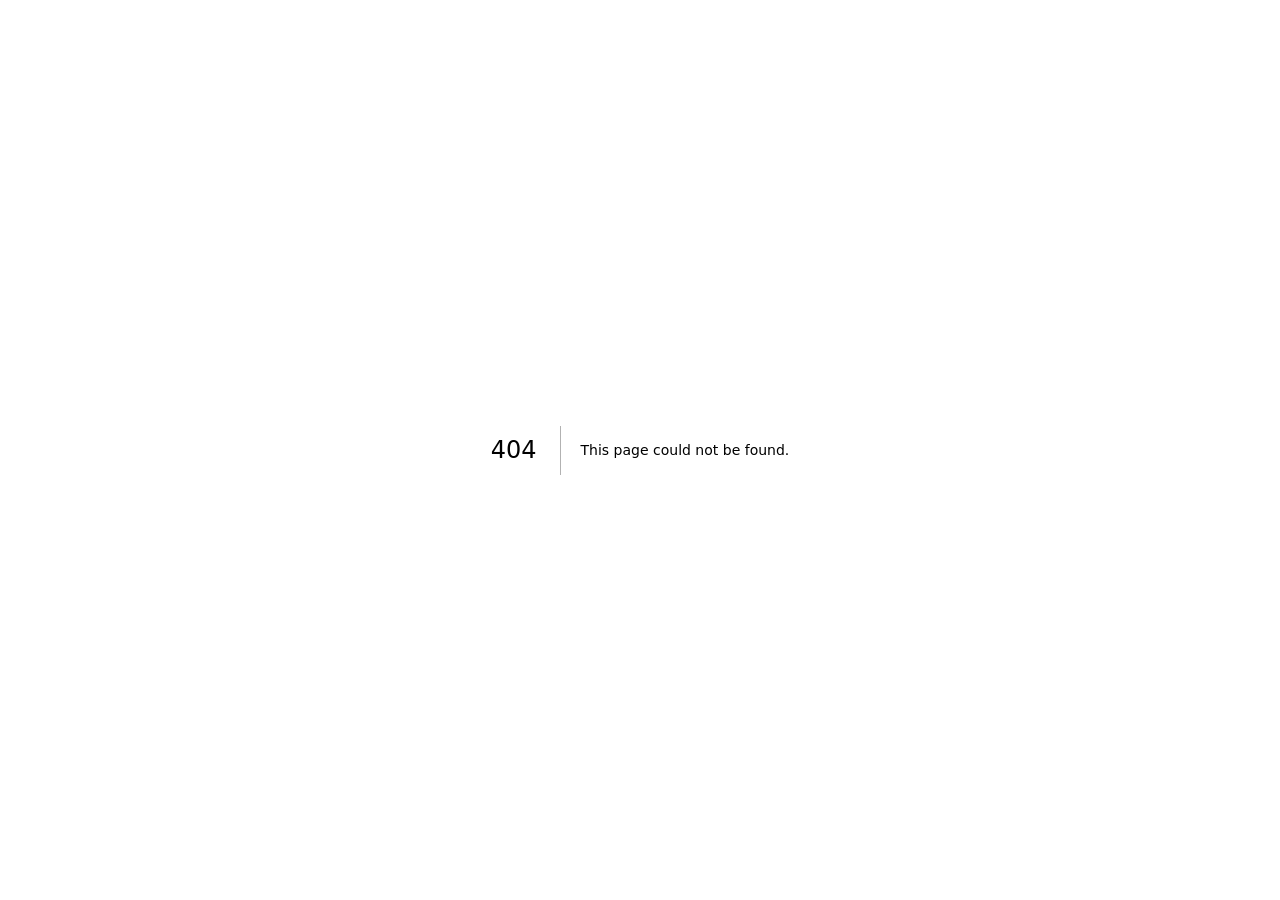
<file: 404/index.html>
<!DOCTYPE html><html lang="en" class="fraunces_76cf6618-module___x7rJW__variable manrope_de7b2fa9-module__1ltb7q__variable geist_mono_8d43a2aa-module__8Li5zG__variable"><head><meta charSet="utf-8"/><meta name="viewport" content="width=device-width, initial-scale=1, viewport-fit=cover"/><link rel="stylesheet" href="/_next/static/chunks/3uptyc9n79rrd.css" data-precedence="next"/><link rel="preload" as="script" fetchPriority="low" href="/_next/static/chunks/3l04zcqx63h3y.js"/><script src="/_next/static/chunks/2m912stn0vfa6.js" async=""></script><script src="/_next/static/chunks/39u3ld3zqxqqm.js" async=""></script><script src="/_next/static/chunks/turbopack-18r6fc0r9mzx3.js" async=""></script><script src="/_next/static/chunks/0h2qsuyze9ds1.js" async=""></script><link rel="preload" href="https://fonts.googleapis.com/css2?family=Noto+Sans+Devanagari:wght@400..700&amp;family=Noto+Sans+Telugu:wght@400..700&amp;family=Noto+Sans+Kannada:wght@400..700&amp;family=Noto+Sans+Tamil:wght@400..700&amp;display=swap" as="style"/><meta name="robots" content="noindex"/><meta name="theme-color" content="#070B11"/><title>Lakshmi Jotsna Anaparthi — Embedded &amp; Mechatronics Engineer</title><meta name="description" content="Portfolio of Lakshmi Jotsna Anaparthi: embedded hardware, 5G spectrum sensing, PCB and reliability engineering, projects with source code, and an interactive engineering lab."/><meta name="author" content="Lakshmi Jotsna Anaparthi"/><meta property="og:title" content="Lakshmi Jotsna Anaparthi — Embedded &amp; Mechatronics Engineer"/><meta property="og:description" content="Embedded hardware, 5G spectrum sensing, PCB and reliability engineering. Designed &amp; developed with Claude AI."/><meta property="og:type" content="website"/><meta name="twitter:card" content="summary"/><meta name="twitter:title" content="Lakshmi Jotsna Anaparthi — Embedded &amp; Mechatronics Engineer"/><meta name="twitter:description" content="Embedded hardware, 5G spectrum sensing, PCB and reliability engineering. Designed &amp; developed with Claude AI."/><link rel="icon" href="/favicon.ico?favicon.2vob68tjqpejf.ico" sizes="256x256" type="image/x-icon"/><meta name="next-size-adjust" content=""/><link rel="preconnect" href="https://fonts.googleapis.com"/><title>404: This page could not be found.</title><link rel="stylesheet" href="https://fonts.googleapis.com/css2?family=Noto+Sans+Devanagari:wght@400..700&amp;family=Noto+Sans+Telugu:wght@400..700&amp;family=Noto+Sans+Kannada:wght@400..700&amp;family=Noto+Sans+Tamil:wght@400..700&amp;display=swap"/><script>document.documentElement.classList.add('js')</script><script src="/_next/static/chunks/0cz1d0mv5g_q7.js" noModule=""></script></head><body><div hidden=""><!--$--><!--/$--></div><div style="font-family:system-ui,&quot;Segoe UI&quot;,Roboto,Helvetica,Arial,sans-serif,&quot;Apple Color Emoji&quot;,&quot;Segoe UI Emoji&quot;;height:100vh;text-align:center;display:flex;flex-direction:column;align-items:center;justify-content:center"><div><style>body{color:#000;background:#fff;margin:0}.next-error-h1{border-right:1px solid rgba(0,0,0,.3)}@media (prefers-color-scheme:dark){body{color:#fff;background:#000}.next-error-h1{border-right:1px solid rgba(255,255,255,.3)}}</style><h1 class="next-error-h1" style="display:inline-block;margin:0 20px 0 0;padding:0 23px 0 0;font-size:24px;font-weight:500;vertical-align:top;line-height:49px">404</h1><div style="display:inline-block"><h2 style="font-size:14px;font-weight:400;line-height:49px;margin:0">This page could not be found.</h2></div></div></div><!--$--><!--/$--><script src="/_next/static/chunks/3l04zcqx63h3y.js" id="_R_" async=""></script><script>(self.__next_f=self.__next_f||[]).push([0])</script><script>self.__next_f.push([1,"1:\"$Sreact.fragment\"\n2:I[39756,[\"/_next/static/chunks/0h2qsuyze9ds1.js\"],\"default\"]\n3:I[37457,[\"/_next/static/chunks/0h2qsuyze9ds1.js\"],\"default\"]\n4:I[97367,[\"/_next/static/chunks/0h2qsuyze9ds1.js\"],\"OutletBoundary\"]\n5:\"$Sreact.suspense\"\n8:I[97367,[\"/_next/static/chunks/0h2qsuyze9ds1.js\"],\"ViewportBoundary\"]\na:I[97367,[\"/_next/static/chunks/0h2qsuyze9ds1.js\"],\"MetadataBoundary\"]\nc:I[68027,[\"/_next/static/chunks/0h2qsuyze9ds1.js\"],\"default\",1]\n:HL[\"/_next/static/chunks/3uptyc9n79rrd.css\",\"style\"]\n:HL[\"https://fonts.googleapis.com/css2?family=Noto+Sans+Devanagari:wght@400..700\u0026family=Noto+Sans+Telugu:wght@400..700\u0026family=Noto+Sans+Kannada:wght@400..700\u0026family=Noto+Sans+Tamil:wght@400..700\u0026display=swap\",\"style\"]\n7:X\n0:{\"P\":null,\"c\":[\"\",\"_not-found\",\"\"],\"q\":\"\",\"i\":false,\"f\":[[[\"\",{\"children\":[\"/_not-found\",{\"children\":[\"__PAGE__\",{},\"$undefined\",\"$undefined\",4608]},\"$undefined\",\"$undefined\",4608]},\"$undefined\",\"$undefined\",4624],[[\"$\",\"$1\",\"c\",{\"children\":[[[\"$\",\"link\",\"0\",{\"rel\":\"stylesheet\",\"href\":\"/_next/static/chunks/3uptyc9n79rrd.css\",\"precedence\":\"next\",\"crossOrigin\":\"$undefined\",\"nonce\":\"$undefined\"}],[\"$\",\"script\",\"script-0\",{\"src\":\"/_next/static/chunks/0h2qsuyze9ds1.js\",\"async\":true,\"nonce\":\"$undefined\"}]],[\"$\",\"html\",null,{\"lang\":\"en\",\"className\":\"fraunces_76cf6618-module___x7rJW__variable manrope_de7b2fa9-module__1ltb7q__variable geist_mono_8d43a2aa-module__8Li5zG__variable\",\"children\":[[\"$\",\"head\",null,{\"children\":[[\"$\",\"link\",null,{\"rel\":\"preconnect\",\"href\":\"https://fonts.googleapis.com\"}],[\"$\",\"link\",null,{\"rel\":\"stylesheet\",\"href\":\"https://fonts.googleapis.com/css2?family=Noto+Sans+Devanagari:wght@400..700\u0026family=Noto+Sans+Telugu:wght@400..700\u0026family=Noto+Sans+Kannada:wght@400..700\u0026family=Noto+Sans+Tamil:wght@400..700\u0026display=swap\"}],[\"$\",\"script\",null,{\"dangerouslySetInnerHTML\":{\"__html\":\"document.documentElement.classList.add('js')\"}}]]}],[\"$\",\"body\",null,{\"children\":[\"$\",\"$L2\",null,{\"parallelRouterKey\":\"children\",\"error\":\"$undefined\",\"errorStyles\":\"$undefined\",\"errorScripts\":\"$undefined\",\"template\":[\"$\",\"$L3\",null,{}],\"templateStyles\":\"$undefined\",\"templateScripts\":\"$undefined\",\"notFound\":[[[\"$\",\"title\",null,{\"children\":\"404: This page could not be found.\"}],[\"$\",\"div\",null,{\"style\":{\"fontFamily\":\"system-ui,\\\"Segoe UI\\\",Roboto,Helvetica,Arial,sans-serif,\\\"Apple Color Emoji\\\",\\\"Segoe UI Emoji\\\"\",\"height\":\"100vh\",\"textAlign\":\"center\",\"display\":\"flex\",\"flexDirection\":\"column\",\"alignItems\":\"center\",\"justifyContent\":\"center\"},\"children\":[\"$\",\"div\",null,{\"children\":[[\"$\",\"style\",null,{\"dangerouslySetInnerHTML\":{\"__html\":\"body{color:#000;background:#fff;margin:0}.next-error-h1{border-right:1px solid rgba(0,0,0,.3)}@media (prefers-color-scheme:dark){body{color:#fff;background:#000}.next-error-h1{border-right:1px solid rgba(255,255,255,.3)}}\"}}],[\"$\",\"h1\",null,{\"className\":\"next-error-h1\",\"style\":{\"display\":\"inline-block\",\"margin\":\"0 20px 0 0\",\"padding\":\"0 23px 0 0\",\"fontSize\":24,\"fontWeight\":500,\"verticalAlign\":\"top\",\"lineHeight\":\"49px\"},\"children\":404}],[\"$\",\"div\",null,{\"style\":{\"display\":\"inline-block\"},\"children\":[\"$\",\"h2\",null,{\"style\":{\"fontSize\":14,\"fontWeight\":400,\"lineHeight\":\"49px\",\"margin\":0},\"children\":\"This page could not be found.\"}]}]]}]}]],[]],\"forbidden\":\"$undefined\",\"unauthorized\":\"$undefined\"}]}]]}]]}],{\"children\":[[\"$\",\"$1\",\"c\",{\"children\":[null,[\"$\",\"$L2\",null,{\"parallelRouterKey\":\"children\",\"error\":\"$undefined\",\"errorStyles\":\"$undefined\",\"errorScripts\":\"$undefined\",\"template\":[\"$\",\"$L3\",null,{}],\"templateStyles\":\"$undefined\",\"templateScripts\":\"$undefined\",\"notFound\":\"$undefined\",\"forbidden\":\"$undefined\",\"unauthorized\":\"$undefined\"}]]}],{\"children\":[[\"$\",\"$1\",\"c\",{\"children\":[[[\"$\",\"title\",null,{\"children\":\"404: This page could not be found.\"}],[\"$\",\"div\",null,{\"style\":\"$0:f:0:1:0:props:children:1:props:children:1:props:children:props:notFound:0:1:props:style\",\"children\":[\"$\",\"div\",null,{\"children\":[[\"$\",\"style\",null,{\"dangerouslySetInnerHTML\":{\"__html\":\"body{color:#000;background:#fff;margin:0}.next-error-h1{border-right:1px solid rgba(0,0,0,.3)}@media (prefers-color-scheme:dark){body{color:#fff;background:#000}.next-error-h1{border-right:1px solid rgba(255,255,255,.3)}}\"}}],[\"$\",\"h1\",null,{\"className\":\"next-error-h1\",\"style\":\"$0:f:0:1:0:props:children:1:props:children:1:props:children:props:notFound:0:1:props:children:props:children:1:props:style\",\"children\":404}],[\"$\",\"div\",null,{\"style\":\"$0:f:0:1:0:props:children:1:props:children:1:props:children:props:notFound:0:1:props:children:props:children:2:props:style\",\"children\":[\"$\",\"h2\",null,{\"style\":\"$0:f:0:1:0:props:children:1:props:children:1:props:children:props:notFound:0:1:props:children:props:children:2:props:children:props:style\",\"children\":\"This page could not be found.\"}]}]]}]}]],null,[\"$\",\"$L4\",null,{\"children\":[\"$\",\"$5\",null,{\"name\":\"Next.MetadataOutlet\",\"children\":\"$@6\"}]}]]}],{},null,false,null]},null,false,\"$7\"]},null,false,null],[\"$\",\"$1\",\"h\",{\"children\":[[\"$\",\"meta\",null,{\"name\":\"robots\",\"content\":\"noindex\"}],[\"$\",\"$L8\",null,{\"children\":\"$L9\"}],[\"$\",\"div\",null,{\"hidden\":true,\"children\":[\"$\",\"$La\",null,{\"children\":[\"$\",\"$5\",null,{\"name\":\"Next.Metadata\",\"children\":\"$Lb\"}]}]}],[\"$\",\"meta\",null,{\"name\":\"next-size-adjust\",\"content\":\"\"}]]}],false]],\"m\":\"$undefined\",\"G\":[\"$c\",[[\"$\",\"link\",\"0\",{\"rel\":\"stylesheet\",\"href\":\"/_next/static/chunks/3uptyc9n79rrd.css\",\"precedence\":\"next\",\"crossOrigin\":\"$undefined\",\"nonce\":\"$undefined\"}]]],\"S\":true,\"h\":null,\"r\":\"$undefined\",\"s\":\"$undefined\",\"a\":\"$undefined\",\"l\":\"$undefined\",\"p\":\"$undefined\",\"d\":\"$undefined\",\"b\":\"OPXWrKvyVambr3FTYiyFF\"}\n7:C\n9:[[\"$\",\"meta\",\"0\",{\"charSet\":\"utf-8\"}],[\"$\",\"meta\",\"1\",{\"name\":\"viewport\",\"content\":\"width=device-width, initial-scale=1, viewport-fit=cover\"}],[\"$\",\"meta\",\"2\",{\"name\":\"theme-color\",\"content\":\"#070B11\"}]]\nd:I[27201,[\"/_next/static/chunks/0h2qsuyze9ds1.js\"],\"IconMark\"]\n6:null\nb:[[\"$\",\"title\",\"0\",{\"children\":\"Lakshmi Jotsna Anaparthi — Embedded \u0026 Mechatronics Engineer\"}],[\"$\",\"meta\",\"1\",{\"name\":\"description\",\"content\":\"Portfolio of Lakshmi Jotsna Anaparthi: embedded hardware, 5G spectrum sensing, PCB and reliability engineering, projects with source code, and an interactive engineering lab.\"}],[\"$\",\"meta\",\"2\",{\"name\":\"author\",\"content\":\"Lakshmi Jotsna Anaparthi\"}],[\"$\",\"meta\",\"3\",{\"property\":\"og:title\",\"content\":\"Lakshmi Jotsna Anaparthi — Embedded \u0026 Mechatronics Engineer\"}],[\"$\",\"meta\",\"4\",{\"property\":\"og:description\",\"content\":\"Embedded hardware, 5G spectrum sensing, PCB and reliability engineering. Designed \u0026 developed with Claude AI.\"}],[\"$\",\"meta\",\"5\",{\"property\":\"og:type\",\"content\":\"website\"}],[\"$\",\"meta\",\"6\",{\"name\":\"twitter:card\",\"content\":\"summary\"}],[\"$\",\"meta\",\"7\",{\"name\":\"twitter:title\",\"content\":\"Lakshmi Jotsna Anaparthi — Embedded \u0026 Mechatronics Engineer\"}],[\"$\",\"meta\",\"8\",{\"name\":\"twitter:description\",\"content\":\"Embedded hardware, 5G spectrum sensing, PCB and reliability engineering. Designed \u0026 developed with Claude AI.\"}],[\"$\",\"link\",\"9\",{\"rel\":\"icon\",\"href\":\"/favicon.ico?favicon.2vob68tjqpejf.ico\",\"sizes\":\"256x256\",\"type\":\"image/x-icon\"}],[\"$\",\"$Ld\",\"10\",{}]]\n"])</script></body></html>
</file>
<file: _next/static/chunks/3uptyc9n79rrd.css>
@font-face{font-family:Fraunces;font-style:italic;font-weight:100 900;font-display:swap;src:url(../media/6865e74822869db5-s.1t_e7nl3ovll-.woff2)format("woff2");unicode-range:U+102-103,U+110-111,U+128-129,U+168-169,U+1A0-1A1,U+1AF-1B0,U+300-301,U+303-304,U+308-309,U+323,U+329,U+1EA0-1EF9,U+20AB}@font-face{font-family:Fraunces;font-style:italic;font-weight:100 900;font-display:swap;src:url(../media/0494568ab28b6008-s.421v1u00lnp2a.woff2)format("woff2");unicode-range:U+100-2BA,U+2BD-2C5,U+2C7-2CC,U+2CE-2D7,U+2DD-2FF,U+304,U+308,U+329,U+1D00-1DBF,U+1E00-1E9F,U+1EF2-1EFF,U+2020,U+20A0-20AB,U+20AD-20C0,U+2113,U+2C60-2C7F,U+A720-A7FF}@font-face{font-family:Fraunces;font-style:italic;font-weight:100 900;font-display:swap;src:url(../media/66b33cc02d8f8b9d-s.p.3slq8sz4zhb1g.woff2)format("woff2");unicode-range:U+??,U+131,U+152-153,U+2BB-2BC,U+2C6,U+2DA,U+2DC,U+304,U+308,U+329,U+2000-206F,U+20AC,U+2122,U+2191,U+2193,U+2212,U+2215,U+FEFF,U+FFFD}@font-face{font-family:Fraunces;font-style:normal;font-weight:100 900;font-display:swap;src:url(../media/a5a3076f5a3c2968-s.09mqwf_zjnrdf.woff2)format("woff2");unicode-range:U+102-103,U+110-111,U+128-129,U+168-169,U+1A0-1A1,U+1AF-1B0,U+300-301,U+303-304,U+308-309,U+323,U+329,U+1EA0-1EF9,U+20AB}@font-face{font-family:Fraunces;font-style:normal;font-weight:100 900;font-display:swap;src:url(../media/23f1a98b08006014-s.0s5mkn35-hrc5.woff2)format("woff2");unicode-range:U+100-2BA,U+2BD-2C5,U+2C7-2CC,U+2CE-2D7,U+2DD-2FF,U+304,U+308,U+329,U+1D00-1DBF,U+1E00-1E9F,U+1EF2-1EFF,U+2020,U+20A0-20AB,U+20AD-20C0,U+2113,U+2C60-2C7F,U+A720-A7FF}@font-face{font-family:Fraunces;font-style:normal;font-weight:100 900;font-display:swap;src:url(../media/54fc36028e2bb174-s.p.20jfceqj9zyw9.woff2)format("woff2");unicode-range:U+??,U+131,U+152-153,U+2BB-2BC,U+2C6,U+2DA,U+2DC,U+304,U+308,U+329,U+2000-206F,U+20AC,U+2122,U+2191,U+2193,U+2212,U+2215,U+FEFF,U+FFFD}@font-face{font-family:Fraunces Fallback;src:local(Times New Roman);ascent-override:84.71%;descent-override:22.09%;line-gap-override:0.0%;size-adjust:115.45%}.fraunces_76cf6618-module___x7rJW__className{font-family:Fraunces,Fraunces Fallback}.fraunces_76cf6618-module___x7rJW__variable{--font-fraunces:"Fraunces", "Fraunces Fallback"}
@font-face{font-family:Manrope;font-style:normal;font-weight:200 800;font-display:swap;src:url(../media/a342834df7752944-s.3hd2l7bm32o7k.woff2)format("woff2");unicode-range:U+460-52F,U+1C80-1C8A,U+20B4,U+2DE0-2DFF,U+A640-A69F,U+FE2E-FE2F}@font-face{font-family:Manrope;font-style:normal;font-weight:200 800;font-display:swap;src:url(../media/d3fe2f289711ac3f-s.1l2zhvq5eocqf.woff2)format("woff2");unicode-range:U+301,U+400-45F,U+490-491,U+4B0-4B1,U+2116}@font-face{font-family:Manrope;font-style:normal;font-weight:200 800;font-display:swap;src:url(../media/58c4895d0a0ef7cc-s.2vhvl9vrvk-va.woff2)format("woff2");unicode-range:U+370-377,U+37A-37F,U+384-38A,U+38C,U+38E-3A1,U+3A3-3FF}@font-face{font-family:Manrope;font-style:normal;font-weight:200 800;font-display:swap;src:url(../media/bfc7db5c00d21bc5-s.173xwsdme27n8.woff2)format("woff2");unicode-range:U+102-103,U+110-111,U+128-129,U+168-169,U+1A0-1A1,U+1AF-1B0,U+300-301,U+303-304,U+308-309,U+323,U+329,U+1EA0-1EF9,U+20AB}@font-face{font-family:Manrope;font-style:normal;font-weight:200 800;font-display:swap;src:url(../media/6ab0db14f70d8ed6-s.13hnt-xgp82zk.woff2)format("woff2");unicode-range:U+100-2BA,U+2BD-2C5,U+2C7-2CC,U+2CE-2D7,U+2DD-2FF,U+304,U+308,U+329,U+1D00-1DBF,U+1E00-1E9F,U+1EF2-1EFF,U+2020,U+20A0-20AB,U+20AD-20C0,U+2113,U+2C60-2C7F,U+A720-A7FF}@font-face{font-family:Manrope;font-style:normal;font-weight:200 800;font-display:swap;src:url(../media/a343f882a40d2cc9-s.p.1sj6eobyi31rd.woff2)format("woff2");unicode-range:U+??,U+131,U+152-153,U+2BB-2BC,U+2C6,U+2DA,U+2DC,U+304,U+308,U+329,U+2000-206F,U+20AC,U+2122,U+2191,U+2193,U+2212,U+2215,U+FEFF,U+FFFD}@font-face{font-family:Manrope Fallback;src:local(Arial);ascent-override:103.31%;descent-override:29.07%;line-gap-override:0.0%;size-adjust:103.19%}.manrope_de7b2fa9-module__1ltb7q__className{font-family:Manrope,Manrope Fallback;font-style:normal}.manrope_de7b2fa9-module__1ltb7q__variable{--font-manrope:"Manrope", "Manrope Fallback"}
@font-face{font-family:Geist Mono;font-style:normal;font-weight:100 900;font-display:swap;src:url(../media/5ce348bf30bf5439-s.31988l_ccedte.woff2)format("woff2");unicode-range:U+460-52F,U+1C80-1C8A,U+20B4,U+2DE0-2DFF,U+A640-A69F,U+FE2E-FE2F}@font-face{font-family:Geist Mono;font-style:normal;font-weight:100 900;font-display:swap;src:url(../media/4fa387ec64143e14-s.2tuy5pz7dlieh.woff2)format("woff2");unicode-range:U+301,U+400-45F,U+490-491,U+4B0-4B1,U+2116}@font-face{font-family:Geist Mono;font-style:normal;font-weight:100 900;font-display:swap;src:url(../media/6306c77e7c8268e4-s.2dbetqa9o8jxf.woff2)format("woff2");unicode-range:U+2000-2001,U+2004-2008,U+200A,U+23B8-23BD,U+2500-259F}@font-face{font-family:Geist Mono;font-style:normal;font-weight:100 900;font-display:swap;src:url(../media/7d817b4c03b0c5f1-s.1uyisp29ctx0d.woff2)format("woff2");unicode-range:U+102-103,U+110-111,U+128-129,U+168-169,U+1A0-1A1,U+1AF-1B0,U+300-301,U+303-304,U+308-309,U+323,U+329,U+1EA0-1EF9,U+20AB}@font-face{font-family:Geist Mono;font-style:normal;font-weight:100 900;font-display:swap;src:url(../media/bbc41e54d2fcbd21-s.1rgnod-3esatf.woff2)format("woff2");unicode-range:U+100-2BA,U+2BD-2C5,U+2C7-2CC,U+2CE-2D7,U+2DD-2FF,U+304,U+308,U+329,U+1D00-1DBF,U+1E00-1E9F,U+1EF2-1EFF,U+2020,U+20A0-20AB,U+20AD-20C0,U+2113,U+2C60-2C7F,U+A720-A7FF}@font-face{font-family:Geist Mono;font-style:normal;font-weight:100 900;font-display:swap;src:url(../media/797e433ab948586e-s.p.0r6juujl39pe6.woff2)format("woff2");unicode-range:U+??,U+131,U+152-153,U+2BB-2BC,U+2C6,U+2DA,U+2DC,U+304,U+308,U+329,U+2000-206F,U+20AC,U+2122,U+2191,U+2193,U+2212,U+2215,U+FEFF,U+FFFD}@font-face{font-family:Geist Mono Fallback;src:local(Arial);ascent-override:74.67%;descent-override:21.92%;line-gap-override:0.0%;size-adjust:134.59%}.geist_mono_8d43a2aa-module__8Li5zG__className{font-family:Geist Mono,Geist Mono Fallback;font-style:normal}.geist_mono_8d43a2aa-module__8Li5zG__variable{--font-geist-mono:"Geist Mono", "Geist Mono Fallback"}
@layer properties{@supports (((-webkit-hyphens:none)) and (not (margin-trim:inline))) or ((-moz-orient:inline) and (not (color:rgb(from red r g b)))){*,:before,:after,::backdrop{--tw-translate-x:0;--tw-translate-y:0;--tw-translate-z:0;--tw-rotate-x:initial;--tw-rotate-y:initial;--tw-rotate-z:initial;--tw-skew-x:initial;--tw-skew-y:initial;--tw-scroll-snap-strictness:proximity;--tw-border-style:solid;--tw-leading:initial;--tw-font-weight:initial;--tw-tracking:initial;--tw-ordinal:initial;--tw-slashed-zero:initial;--tw-numeric-figure:initial;--tw-numeric-spacing:initial;--tw-numeric-fraction:initial;--tw-shadow:0 0 #0000;--tw-shadow-color:initial;--tw-shadow-alpha:100%;--tw-inset-shadow:0 0 #0000;--tw-inset-shadow-color:initial;--tw-inset-shadow-alpha:100%;--tw-ring-color:initial;--tw-ring-shadow:0 0 #0000;--tw-inset-ring-color:initial;--tw-inset-ring-shadow:0 0 #0000;--tw-ring-inset:initial;--tw-ring-offset-width:0px;--tw-ring-offset-color:#fff;--tw-ring-offset-shadow:0 0 #0000;--tw-outline-style:solid;--tw-blur:initial;--tw-brightness:initial;--tw-contrast:initial;--tw-grayscale:initial;--tw-hue-rotate:initial;--tw-invert:initial;--tw-opacity:initial;--tw-saturate:initial;--tw-sepia:initial;--tw-drop-shadow:initial;--tw-drop-shadow-color:initial;--tw-drop-shadow-alpha:100%;--tw-drop-shadow-size:initial;--tw-backdrop-blur:initial;--tw-backdrop-brightness:initial;--tw-backdrop-contrast:initial;--tw-backdrop-grayscale:initial;--tw-backdrop-hue-rotate:initial;--tw-backdrop-invert:initial;--tw-backdrop-opacity:initial;--tw-backdrop-saturate:initial;--tw-backdrop-sepia:initial;--tw-duration:initial;--tw-content:""}}}@layer theme{:root,:host{--font-sans:var(--font-manrope), "Noto Sans Telugu", "Noto Sans Devanagari", "Noto Sans Kannada", "Noto Sans Tamil", system-ui, sans-serif;--font-mono:var(--font-geist-mono), ui-monospace, SFMono-Regular, Menlo, monospace;--color-green-500:#00c758;--color-black:#000;--color-white:#fff;--spacing:.25rem;--text-xs:.75rem;--text-xs--line-height:calc(1 / .75);--text-lg:1.125rem;--text-lg--line-height:calc(1.75 / 1.125);--font-weight-medium:500;--font-weight-semibold:600;--tracking-tight:-.025em;--tracking-wider:.05em;--leading-tight:1.25;--leading-snug:1.375;--leading-relaxed:1.625;--radius-md:.375rem;--radius-lg:.5rem;--radius-xl:.75rem;--radius-2xl:1rem;--radius-3xl:1.5rem;--animate-spin:spin 1s linear infinite;--animate-pulse:pulse 2s cubic-bezier(.4, 0, .6, 1) infinite;--blur-sm:8px;--blur-xl:24px;--aspect-video:16 / 9;--default-transition-duration:.15s;--default-transition-timing-function:cubic-bezier(.4, 0, .2, 1);--default-font-family:var(--font-sans);--default-mono-font-family:var(--font-mono);--color-bg:#070b11;--color-bg-2:#0b1119;--color-surface:#0f1620;--color-surface-2:#141d29;--color-line:#1b2533;--color-line-2:#263244;--color-ink:#e8edf2;--color-ink-2:#b4bfcb;--color-muted:#7d8a99;--color-dim:#5e6e82;--color-accent:#ff7a3d;--color-cyan:#5fd0da;--color-ok:#4cc282;--color-warn:#f5c451;--font-display:var(--font-fraunces), "Iowan Old Style", Georgia, serif;--ease-out-expo:cubic-bezier(.16, 1, .3, 1);--animate-blink:blink 1.2s steps(1) infinite}@supports (color:lab(0% 0 0)){:root,:host{--color-green-500:lab(70.5521% -66.5147 45.8073)}}}@layer base{*,:after,:before,::backdrop{box-sizing:border-box;border:0 solid;margin:0;padding:0}::file-selector-button{box-sizing:border-box;border:0 solid;margin:0;padding:0}html,:host{-webkit-text-size-adjust:100%;tab-size:4;line-height:1.5;font-family:var(--default-font-family,-apple-system, BlinkMacSystemFont, "Segoe UI", Roboto, "Helvetica Neue", "Noto Sans", Arial, sans-serif, "Apple Color Emoji", "Segoe UI Emoji", "Segoe UI Symbol", "Noto Color Emoji");font-feature-settings:var(--default-font-feature-settings,normal);font-variation-settings:var(--default-font-variation-settings,normal);-webkit-tap-highlight-color:transparent}hr{height:0;color:inherit;border-top-width:1px}abbr:where([title]){-webkit-text-decoration:underline dotted;text-decoration:underline dotted}h1,h2,h3,h4,h5,h6{font-size:inherit;font-weight:inherit}a{color:inherit;-webkit-text-decoration:inherit;-webkit-text-decoration:inherit;-webkit-text-decoration:inherit;-webkit-text-decoration:inherit;text-decoration:inherit}b,strong{font-weight:bolder}code,kbd,samp,pre{font-family:var(--default-mono-font-family,ui-monospace, SFMono-Regular, Menlo, Monaco, Consolas, "Liberation Mono", "Courier New", monospace);font-feature-settings:var(--default-mono-font-feature-settings,normal);font-variation-settings:var(--default-mono-font-variation-settings,normal);font-size:1em}small{font-size:80%}sub,sup{vertical-align:baseline;font-size:75%;line-height:0;position:relative}sub{bottom:-.25em}sup{top:-.5em}table{text-indent:0;border-color:inherit;border-collapse:collapse}:-moz-focusring:where(:not(iframe)){outline:auto}progress{vertical-align:baseline}summary{display:list-item}ol,ul,menu{list-style:none}img,svg,video,canvas,audio,iframe,embed,object{vertical-align:middle;display:block}img,video{max-width:100%;height:auto}button,input,select,optgroup,textarea{font:inherit;font-feature-settings:inherit;font-variation-settings:inherit;letter-spacing:inherit;color:inherit;opacity:1;background-color:#0000;border-radius:0}::file-selector-button{font:inherit;font-feature-settings:inherit;font-variation-settings:inherit;letter-spacing:inherit;color:inherit;opacity:1;background-color:#0000;border-radius:0}:where(select:is([multiple],[size])) optgroup{font-weight:bolder}:where(select:is([multiple],[size])) optgroup option{padding-inline-start:20px}::file-selector-button{margin-inline-end:4px}::placeholder{opacity:1}@supports (not ((-webkit-appearance:-apple-pay-button))) or (contain-intrinsic-size:1px){::placeholder{color:currentColor}@supports (color:color-mix(in lab, red, red)){::placeholder{color:color-mix(in oklab, currentcolor 50%, transparent)}}}textarea{resize:vertical}::-webkit-search-decoration{-webkit-appearance:none}::-webkit-date-and-time-value{min-height:1lh;text-align:inherit}::-webkit-datetime-edit{display:inline-flex}::-webkit-datetime-edit-fields-wrapper{padding:0}::-webkit-datetime-edit{padding-block:0}::-webkit-datetime-edit-year-field{padding-block:0}::-webkit-datetime-edit-month-field{padding-block:0}::-webkit-datetime-edit-day-field{padding-block:0}::-webkit-datetime-edit-hour-field{padding-block:0}::-webkit-datetime-edit-minute-field{padding-block:0}::-webkit-datetime-edit-second-field{padding-block:0}::-webkit-datetime-edit-millisecond-field{padding-block:0}::-webkit-datetime-edit-meridiem-field{padding-block:0}::-webkit-calendar-picker-indicator{line-height:1}:-moz-ui-invalid{box-shadow:none}button,input:where([type=button],[type=reset],[type=submit]){appearance:button}::file-selector-button{appearance:button}::-webkit-inner-spin-button{height:auto}::-webkit-outer-spin-button{height:auto}[hidden]:where(:not([hidden=until-found])){display:none!important}}@layer components;@layer utilities{.pointer-events-none{pointer-events:none}.collapse{visibility:collapse}.visible{visibility:visible}.absolute{position:absolute}.fixed{position:fixed}.relative{position:relative}.static{position:static}.inset-0{inset:0}.inset-x-0{inset-inline:0}.top-0{top:0}.top-1{top:var(--spacing)}.top-2{top:calc(var(--spacing) * 2)}.top-2\.5{top:calc(var(--spacing) * 2.5)}.top-3{top:calc(var(--spacing) * 3)}.top-3\.5{top:calc(var(--spacing) * 3.5)}.top-24{top:calc(var(--spacing) * 24)}.top-\[69px\]{top:69px}.top-\[84px\]{top:84px}.right-3{right:calc(var(--spacing) * 3)}.right-3\.5{right:calc(var(--spacing) * 3.5)}.right-12{right:calc(var(--spacing) * 12)}.bottom-0{bottom:0}.bottom-3{bottom:calc(var(--spacing) * 3)}.bottom-\[9\%\]{bottom:9%}.left-0{left:0}.left-3\.5{left:calc(var(--spacing) * 3.5)}.left-4{left:calc(var(--spacing) * 4)}.left-\[7px\]{left:7px}.isolate{isolation:isolate}.-z-0{z-index:calc(0 * -1)}.-z-10{z-index:calc(10 * -1)}.z-10{z-index:10}.z-\[2\]{z-index:2}.z-\[4\]{z-index:4}.z-\[100\]{z-index:100}.z-\[400\]{z-index:400}.z-\[401\]{z-index:401}.z-\[500\]{z-index:500}.container{width:100%}@media (min-width:40rem){.container{max-width:40rem}}@media (min-width:48rem){.container{max-width:48rem}}@media (min-width:64rem){.container{max-width:64rem}}@media (min-width:80rem){.container{max-width:80rem}}@media (min-width:96rem){.container{max-width:96rem}}.m-0{margin:0}.m-auto{margin:auto}.mx-\[\.45em\]{margin-inline:.45em}.mx-auto{margin-inline:auto}.my-16{margin-block:calc(var(--spacing) * 16)}.mt-0\.5{margin-top:calc(var(--spacing) * .5)}.mt-1{margin-top:var(--spacing)}.mt-1\.5{margin-top:calc(var(--spacing) * 1.5)}.mt-2{margin-top:calc(var(--spacing) * 2)}.mt-2\.5{margin-top:calc(var(--spacing) * 2.5)}.mt-3{margin-top:calc(var(--spacing) * 3)}.mt-4{margin-top:calc(var(--spacing) * 4)}.mt-5{margin-top:calc(var(--spacing) * 5)}.mt-6{margin-top:calc(var(--spacing) * 6)}.mt-8{margin-top:calc(var(--spacing) * 8)}.mt-10{margin-top:calc(var(--spacing) * 10)}.mt-12{margin-top:calc(var(--spacing) * 12)}.mt-14{margin-top:calc(var(--spacing) * 14)}.mt-16{margin-top:calc(var(--spacing) * 16)}.mt-24{margin-top:calc(var(--spacing) * 24)}.mt-auto{margin-top:auto}.mr-1{margin-right:var(--spacing)}.mr-2{margin-right:calc(var(--spacing) * 2)}.mb-2\.5{margin-bottom:calc(var(--spacing) * 2.5)}.mb-3{margin-bottom:calc(var(--spacing) * 3)}.mb-4{margin-bottom:calc(var(--spacing) * 4)}.mb-6{margin-bottom:calc(var(--spacing) * 6)}.mb-7{margin-bottom:calc(var(--spacing) * 7)}.mb-12{margin-bottom:calc(var(--spacing) * 12)}.mb-\[3px\]{margin-bottom:3px}.ml-2{margin-left:calc(var(--spacing) * 2)}.ml-auto{margin-left:auto}.block{display:block}.contents{display:contents}.flex{display:flex}.grid{display:grid}.hidden{display:none}.inline-block{display:inline-block}.inline-flex{display:inline-flex}.table{display:table}.aspect-\[4\/5\]{aspect-ratio:4/5}.aspect-\[16\/10\]{aspect-ratio:16/10}.aspect-\[32\/21\]{aspect-ratio:32/21}.aspect-video{aspect-ratio:var(--aspect-video)}.size-1\.5{width:calc(var(--spacing) * 1.5);height:calc(var(--spacing) * 1.5)}.size-2{width:calc(var(--spacing) * 2);height:calc(var(--spacing) * 2)}.size-3{width:calc(var(--spacing) * 3);height:calc(var(--spacing) * 3)}.size-3\.5{width:calc(var(--spacing) * 3.5);height:calc(var(--spacing) * 3.5)}.size-4{width:calc(var(--spacing) * 4);height:calc(var(--spacing) * 4)}.size-5{width:calc(var(--spacing) * 5);height:calc(var(--spacing) * 5)}.size-6{width:calc(var(--spacing) * 6);height:calc(var(--spacing) * 6)}.size-7{width:calc(var(--spacing) * 7);height:calc(var(--spacing) * 7)}.size-8{width:calc(var(--spacing) * 8);height:calc(var(--spacing) * 8)}.size-9{width:calc(var(--spacing) * 9);height:calc(var(--spacing) * 9)}.size-10{width:calc(var(--spacing) * 10);height:calc(var(--spacing) * 10)}.size-11{width:calc(var(--spacing) * 11);height:calc(var(--spacing) * 11)}.size-14{width:calc(var(--spacing) * 14);height:calc(var(--spacing) * 14)}.size-20{width:calc(var(--spacing) * 20);height:calc(var(--spacing) * 20)}.size-\[7px\]{width:7px;height:7px}.size-\[15px\]{width:15px;height:15px}.size-\[18px\]{width:18px;height:18px}.size-full{width:100%;height:100%}.h-0\.5{height:calc(var(--spacing) * .5)}.h-9{height:calc(var(--spacing) * 9)}.h-10{height:calc(var(--spacing) * 10)}.h-11{height:calc(var(--spacing) * 11)}.h-14{height:calc(var(--spacing) * 14)}.h-28{height:calc(var(--spacing) * 28)}.h-\[3px\]{height:3px}.h-\[6px\]{height:6px}.h-\[52px\]{height:52px}.h-\[68px\]{height:68px}.h-full{height:100%}.h-px{height:1px}.h-screen{height:100vh}.max-h-\[calc\(100dvh-48px\)\]{max-height:calc(100dvh - 48px)}.max-h-\[min\(56vh\,560px\)\]{max-height:min(56vh,560px)}.min-h-5{min-height:calc(var(--spacing) * 5)}.min-h-\[96px\]{min-height:96px}.min-h-\[120px\]{min-height:120px}.w-12{width:calc(var(--spacing) * 12)}.w-28{width:calc(var(--spacing) * 28)}.w-\[6px\]{width:6px}.w-\[82vw\]{width:82vw}.w-\[min\(980px\,calc\(100vw-32px\)\)\]{width:min(980px,100vw - 32px)}.w-full{width:100%}.w-max{width:max-content}.w-px{width:1px}.w-screen{width:100vw}.max-w-\[46ch\]{max-width:46ch}.max-w-\[52ch\]{max-width:52ch}.max-w-\[62ch\]{max-width:62ch}.max-w-\[620px\]{max-width:620px}.max-w-\[760px\]{max-width:760px}.max-w-\[1240px\]{max-width:1240px}.min-w-0{min-width:0}.min-w-32{min-width:calc(var(--spacing) * 32)}.min-w-max{min-width:max-content}.flex-1{flex:1}.shrink{flex-shrink:1}.shrink-0{flex-shrink:0}.grow{flex-grow:1}.origin-left{transform-origin:0}.origin-top{transform-origin:top}.-translate-y-full{--tw-translate-y:-100%;translate:var(--tw-translate-x) var(--tw-translate-y)}.translate-y-0{--tw-translate-y:0px;translate:var(--tw-translate-x) var(--tw-translate-y)}.transform{transform:var(--tw-rotate-x,) var(--tw-rotate-y,) var(--tw-rotate-z,) var(--tw-skew-x,) var(--tw-skew-y,)}.animate-blink{animation:var(--animate-blink)}.animate-pulse{animation:var(--animate-pulse)}.animate-spin{animation:var(--animate-spin)}.cursor-grab{cursor:grab}.cursor-pointer{cursor:pointer}.resize{resize:both}.resize-y{resize:vertical}.snap-x{scroll-snap-type:x var(--tw-scroll-snap-strictness)}.snap-mandatory{--tw-scroll-snap-strictness:mandatory}.snap-start{scroll-snap-align:start}.scroll-mt-20{scroll-margin-top:calc(var(--spacing) * 20)}.\[scroll-padding-inline\:var\(--pad\)\]{scroll-padding-inline:var(--pad)}.list-disc{list-style-type:disc}.\[grid-template-columns\:repeat\(auto-fit\,minmax\(min\(100\%\,210px\)\,1fr\)\)\]{grid-template-columns:repeat(auto-fit,minmax(min(100%,210px),1fr))}.grid-cols-2{grid-template-columns:repeat(2,minmax(0,1fr))}.grid-cols-3{grid-template-columns:repeat(3,minmax(0,1fr))}.flex-col{flex-direction:column}.flex-wrap{flex-wrap:wrap}.place-items-center{place-items:center}.content-start{align-content:flex-start}.items-baseline{align-items:baseline}.items-center{align-items:center}.items-end{align-items:flex-end}.items-start{align-items:flex-start}.justify-between{justify-content:space-between}.justify-center{justify-content:center}.justify-end{justify-content:flex-end}.gap-1{gap:var(--spacing)}.gap-1\.5{gap:calc(var(--spacing) * 1.5)}.gap-2{gap:calc(var(--spacing) * 2)}.gap-2\.5{gap:calc(var(--spacing) * 2.5)}.gap-3{gap:calc(var(--spacing) * 3)}.gap-4{gap:calc(var(--spacing) * 4)}.gap-5{gap:calc(var(--spacing) * 5)}.gap-6{gap:calc(var(--spacing) * 6)}.gap-7{gap:calc(var(--spacing) * 7)}.gap-8{gap:calc(var(--spacing) * 8)}.gap-10{gap:calc(var(--spacing) * 10)}.gap-\[7px\]{gap:7px}.gap-\[22px\]{gap:22px}.gap-px{gap:1px}.gap-x-7{column-gap:calc(var(--spacing) * 7)}.gap-x-10{column-gap:calc(var(--spacing) * 10)}.gap-y-1{row-gap:var(--spacing)}.gap-y-3{row-gap:calc(var(--spacing) * 3)}.gap-y-5{row-gap:calc(var(--spacing) * 5)}.truncate{text-overflow:ellipsis;white-space:nowrap;overflow:hidden}.overflow-auto{overflow:auto}.overflow-hidden{overflow:hidden}.overflow-x-auto{overflow-x:auto}.overflow-y-auto{overflow-y:auto}.overscroll-x-contain{overscroll-behavior-x:contain}.rounded{border-radius:.25rem}.rounded-2xl{border-radius:var(--radius-2xl)}.rounded-3xl{border-radius:var(--radius-3xl)}.rounded-\[14px\]{border-radius:14px}.rounded-\[18px\]{border-radius:18px}.rounded-\[22px\]{border-radius:22px}.rounded-full{border-radius:3.40282e38px}.rounded-lg{border-radius:var(--radius-lg)}.rounded-md{border-radius:var(--radius-md)}.rounded-xl{border-radius:var(--radius-xl)}.rounded-r-xl{border-top-right-radius:var(--radius-xl);border-bottom-right-radius:var(--radius-xl)}.border{border-style:var(--tw-border-style);border-width:1px}.border-\[8px\]{border-style:var(--tw-border-style);border-width:8px}.border-y{border-block-style:var(--tw-border-style);border-block-width:1px}.border-t{border-top-style:var(--tw-border-style);border-top-width:1px}.border-b{border-bottom-style:var(--tw-border-style);border-bottom-width:1px}.border-l-2{border-left-style:var(--tw-border-style);border-left-width:2px}.border-\[\#1a1510\]{border-color:#1a1510}.border-\[var\(--acc\)\],.border-\[var\(--acc\)\]\/60{border-color:var(--acc)}@supports (color:color-mix(in lab, red, red)){.border-\[var\(--acc\)\]\/60{border-color:color-mix(in oklab, var(--acc) 60%, transparent)}}.border-accent{border-color:var(--color-accent)}.border-accent\/50{border-color:#ff7a3d80}@supports (color:color-mix(in lab, red, red)){.border-accent\/50{border-color:color-mix(in oklab, var(--color-accent) 50%, transparent)}}.border-ink{border-color:var(--color-ink)}.border-ink\/15{border-color:#e8edf226}@supports (color:color-mix(in lab, red, red)){.border-ink\/15{border-color:color-mix(in oklab, var(--color-ink) 15%, transparent)}}.border-line{border-color:var(--color-line)}.border-line-2{border-color:var(--color-line-2)}.border-ok{border-color:var(--color-ok)}.border-transparent{border-color:#0000}.border-white\/25{border-color:#ffffff40}@supports (color:color-mix(in lab, red, red)){.border-white\/25{border-color:color-mix(in oklab, var(--color-white) 25%, transparent)}}.border-white\/40{border-color:#fff6}@supports (color:color-mix(in lab, red, red)){.border-white\/40{border-color:color-mix(in oklab, var(--color-white) 40%, transparent)}}.border-white\/\[0\.06\]{border-color:#ffffff0f}@supports (color:color-mix(in lab, red, red)){.border-white\/\[0\.06\]{border-color:color-mix(in oklab, var(--color-white) 6%, transparent)}}.border-white\/\[0\.08\]{border-color:#ffffff14}@supports (color:color-mix(in lab, red, red)){.border-white\/\[0\.08\]{border-color:color-mix(in oklab, var(--color-white) 8%, transparent)}}.bg-\[\#0A0F15\]{background-color:#0a0f15}.bg-\[\#0a1017\]{background-color:#0a1017}.bg-\[\#4cc28299\]{background-color:#4cc28299}.bg-\[\#060a0f\]{background-color:#060a0f}.bg-\[\#120d0b\]{background-color:#120d0b}.bg-\[\#150e0b\]{background-color:#150e0b}.bg-\[\#05090e\]{background-color:#05090e}.bg-\[\#040404\]{background-color:#040404}.bg-\[\#090909\]{background-color:#090909}.bg-\[\#f5c45199\]{background-color:#f5c45199}.bg-\[\#ff6b6b99\]{background-color:#ff6b6b99}.bg-\[\#ff6b6b\]{background-color:#ff6b6b}.bg-\[color-mix\(in_srgb\,var\(--acc\)_10\%\,transparent\)\]{background-color:var(--acc)}@supports (color:color-mix(in lab, red, red)){.bg-\[color-mix\(in_srgb\,var\(--acc\)_10\%\,transparent\)\]{background-color:color-mix(in srgb,var(--acc) 10%,transparent)}}.bg-\[color-mix\(in_srgb\,var\(--acc\)_25\%\,transparent\)\]{background-color:var(--acc)}@supports (color:color-mix(in lab, red, red)){.bg-\[color-mix\(in_srgb\,var\(--acc\)_25\%\,transparent\)\]{background-color:color-mix(in srgb,var(--acc) 25%,transparent)}}.bg-\[var\(--acc\)\]{background-color:var(--acc)}.bg-accent{background-color:var(--color-accent)}.bg-accent\/10{background-color:#ff7a3d1a}@supports (color:color-mix(in lab, red, red)){.bg-accent\/10{background-color:color-mix(in oklab, var(--color-accent) 10%, transparent)}}.bg-accent\/70{background-color:#ff7a3db3}@supports (color:color-mix(in lab, red, red)){.bg-accent\/70{background-color:color-mix(in oklab, var(--color-accent) 70%, transparent)}}.bg-bg{background-color:var(--color-bg)}.bg-bg-2{background-color:var(--color-bg-2)}.bg-bg\/60{background-color:#070b1199}@supports (color:color-mix(in lab, red, red)){.bg-bg\/60{background-color:color-mix(in oklab, var(--color-bg) 60%, transparent)}}.bg-bg\/70{background-color:#070b11b3}@supports (color:color-mix(in lab, red, red)){.bg-bg\/70{background-color:color-mix(in oklab, var(--color-bg) 70%, transparent)}}.bg-bg\/80{background-color:#070b11cc}@supports (color:color-mix(in lab, red, red)){.bg-bg\/80{background-color:color-mix(in oklab, var(--color-bg) 80%, transparent)}}.bg-black\/35{background-color:#00000059}@supports (color:color-mix(in lab, red, red)){.bg-black\/35{background-color:color-mix(in oklab, var(--color-black) 35%, transparent)}}.bg-cyan{background-color:var(--color-cyan)}.bg-green-500{background-color:var(--color-green-500)}.bg-ink{background-color:var(--color-ink)}.bg-line{background-color:var(--color-line)}.bg-line-2{background-color:var(--color-line-2)}.bg-surface{background-color:var(--color-surface)}.bg-\[linear-gradient\(180deg\,rgba\(7\,11\,17\,\.85\)_0\%\,rgba\(7\,11\,17\,\.15\)_38\%\,rgba\(7\,11\,17\,0\)_58\%\,rgba\(7\,11\,17\,\.75\)_86\%\,\#070b11_100\%\)\]{background-image:linear-gradient(#070b11d9 0%,#070b1126 38%,#070b1100 58%,#070b11bf 86%,#070b11 100%)}.\[mask-image\:linear-gradient\(90deg\,transparent\,\#000_14\%\,\#000_86\%\,transparent\)\]{-webkit-mask-image:linear-gradient(90deg,#0000,#000 14% 86%,#0000);mask-image:linear-gradient(90deg,#0000,#000 14% 86%,#0000)}.\[mask-image\:linear-gradient\(to_bottom\,transparent\,\#000_14\%\,\#000_86\%\,transparent\)\]{-webkit-mask-image:linear-gradient(#0000,#000 14% 86%,#0000);mask-image:linear-gradient(#0000,#000 14% 86%,#0000)}.\[mask-image\:linear-gradient\(to_bottom\,transparent\,\#000_22\%\,\#000_60\%\,transparent\)\]{-webkit-mask-image:linear-gradient(#0000,#000 22% 60%,#0000);mask-image:linear-gradient(#0000,#000 22% 60%,#0000)}.p-0{padding:0}.p-3{padding:calc(var(--spacing) * 3)}.p-3\.5{padding:calc(var(--spacing) * 3.5)}.p-4{padding:calc(var(--spacing) * 4)}.p-5{padding:calc(var(--spacing) * 5)}.p-6{padding:calc(var(--spacing) * 6)}.p-8{padding:calc(var(--spacing) * 8)}.px-2{padding-inline:calc(var(--spacing) * 2)}.px-3{padding-inline:calc(var(--spacing) * 3)}.px-3\.5{padding-inline:calc(var(--spacing) * 3.5)}.px-4{padding-inline:calc(var(--spacing) * 4)}.px-5{padding-inline:calc(var(--spacing) * 5)}.px-6{padding-inline:calc(var(--spacing) * 6)}.px-\[18px\]{padding-inline:18px}.px-\[var\(--pad\)\]{padding-inline:var(--pad)}.py-1{padding-block:var(--spacing)}.py-1\.5{padding-block:calc(var(--spacing) * 1.5)}.py-2{padding-block:calc(var(--spacing) * 2)}.py-2\.5{padding-block:calc(var(--spacing) * 2.5)}.py-3{padding-block:calc(var(--spacing) * 3)}.py-3\.5{padding-block:calc(var(--spacing) * 3.5)}.py-4{padding-block:calc(var(--spacing) * 4)}.py-5{padding-block:calc(var(--spacing) * 5)}.py-7{padding-block:calc(var(--spacing) * 7)}.py-8{padding-block:calc(var(--spacing) * 8)}.py-\[9px\]{padding-block:9px}.py-\[10px\]{padding-block:10px}.py-\[11px\]{padding-block:11px}.py-\[72px\]{padding-block:72px}.pt-1{padding-top:var(--spacing)}.pt-4{padding-top:calc(var(--spacing) * 4)}.pt-5{padding-top:calc(var(--spacing) * 5)}.pt-6{padding-top:calc(var(--spacing) * 6)}.pt-\[72px\]{padding-top:72px}.pt-\[150px\]{padding-top:150px}.pr-4{padding-right:calc(var(--spacing) * 4)}.pr-5{padding-right:calc(var(--spacing) * 5)}.pb-0{padding-bottom:0}.pb-2{padding-bottom:calc(var(--spacing) * 2)}.pb-4{padding-bottom:calc(var(--spacing) * 4)}.pb-5{padding-bottom:calc(var(--spacing) * 5)}.pb-10{padding-bottom:calc(var(--spacing) * 10)}.pb-\[72px\]{padding-bottom:72px}.pl-2{padding-left:calc(var(--spacing) * 2)}.pl-4{padding-left:calc(var(--spacing) * 4)}.pl-5{padding-left:calc(var(--spacing) * 5)}.pl-9{padding-left:calc(var(--spacing) * 9)}.text-center{text-align:center}.text-left{text-align:left}.text-right{text-align:right}.font-mono{font-family:var(--font-mono)}.font-sans{font-family:var(--font-sans)}.text-lg{font-size:var(--text-lg);line-height:var(--tw-leading,var(--text-lg--line-height))}.text-xs{font-size:var(--text-xs);line-height:var(--tw-leading,var(--text-xs--line-height))}.text-\[1\.15em\]{font-size:1.15em}.text-\[9\.5px\]{font-size:9.5px}.text-\[9px\]{font-size:9px}.text-\[10\.5px\]{font-size:10.5px}.text-\[10px\]{font-size:10px}.text-\[11\.5px\]{font-size:11.5px}.text-\[11px\]{font-size:11px}.text-\[12\.5px\]{font-size:12.5px}.text-\[12px\]{font-size:12px}.text-\[13\.5px\]{font-size:13.5px}.text-\[13px\]{font-size:13px}.text-\[14\.5px\]{font-size:14.5px}.text-\[14px\]{font-size:14px}.text-\[15\.5px\]{font-size:15.5px}.text-\[15px\]{font-size:15px}.text-\[16px\]{font-size:16px}.text-\[17px\]{font-size:17px}.text-\[18px\]{font-size:18px}.text-\[19px\]{font-size:19px}.text-\[20px\]{font-size:20px}.text-\[22px\]{font-size:22px}.text-\[24px\]{font-size:24px}.text-\[27px\]{font-size:27px}.text-\[28px\]{font-size:28px}.text-\[clamp\(22px\,2\.4vw\,32px\)\]{font-size:clamp(22px,2.4vw,32px)}.text-\[clamp\(22px\,2\.6vw\,32px\)\]{font-size:clamp(22px,2.6vw,32px)}.text-\[clamp\(22px\,3vw\,36px\)\]{font-size:clamp(22px,3vw,36px)}.text-\[clamp\(24px\,2\.9vw\,40px\)\]{font-size:clamp(24px,2.9vw,40px)}.text-\[clamp\(26px\,3vw\,38px\)\]{font-size:clamp(26px,3vw,38px)}.text-\[clamp\(28px\,3\.4vw\,48px\)\]{font-size:clamp(28px,3.4vw,48px)}.text-\[clamp\(28px\,3vw\,40px\)\]{font-size:clamp(28px,3vw,40px)}.text-\[clamp\(28px\,3vw\,44px\)\]{font-size:clamp(28px,3vw,44px)}.text-\[clamp\(30px\,6vw\,84px\)\]{font-size:clamp(30px,6vw,84px)}.text-\[clamp\(32px\,9vw\,52px\)\]{font-size:clamp(32px,9vw,52px)}.text-\[clamp\(36px\,5\.6vw\,80px\)\]{font-size:clamp(36px,5.6vw,80px)}.text-\[clamp\(52px\,11\.5vw\,184px\)\]{font-size:clamp(52px,11.5vw,184px)}.leading-\[0\.9\]{--tw-leading:.9;line-height:.9}.leading-\[1\.5\]{--tw-leading:1.5;line-height:1.5}.leading-\[1\.28\]{--tw-leading:1.28;line-height:1.28}.leading-\[1\.55\]{--tw-leading:1.55;line-height:1.55}.leading-\[1\.65\]{--tw-leading:1.65;line-height:1.65}.leading-none{--tw-leading:1;line-height:1}.leading-relaxed{--tw-leading:var(--leading-relaxed);line-height:var(--leading-relaxed)}.leading-snug{--tw-leading:var(--leading-snug);line-height:var(--leading-snug)}.leading-tight{--tw-leading:var(--leading-tight);line-height:var(--leading-tight)}.font-\[520\]{--tw-font-weight:520;font-weight:520}.font-\[540\]{--tw-font-weight:540;font-weight:540}.font-medium{--tw-font-weight:var(--font-weight-medium);font-weight:var(--font-weight-medium)}.font-semibold{--tw-font-weight:var(--font-weight-semibold);font-weight:var(--font-weight-semibold)}.tracking-\[-0\.02em\]{--tw-tracking:-.02em;letter-spacing:-.02em}.tracking-\[0\.1em\]{--tw-tracking:.1em;letter-spacing:.1em}.tracking-\[0\.06em\]{--tw-tracking:.06em;letter-spacing:.06em}.tracking-\[0\.08em\]{--tw-tracking:.08em;letter-spacing:.08em}.tracking-\[0\.09em\]{--tw-tracking:.09em;letter-spacing:.09em}.tracking-\[0\.12em\]{--tw-tracking:.12em;letter-spacing:.12em}.tracking-\[0\.14em\]{--tw-tracking:.14em;letter-spacing:.14em}.tracking-tight{--tw-tracking:var(--tracking-tight);letter-spacing:var(--tracking-tight)}.tracking-wider{--tw-tracking:var(--tracking-wider);letter-spacing:var(--tracking-wider)}.text-balance{text-wrap:balance}.\[overflow-wrap\:anywhere\]{overflow-wrap:anywhere}.whitespace-nowrap{white-space:nowrap}.whitespace-pre{white-space:pre}.whitespace-pre-wrap{white-space:pre-wrap}.text-\[\#3a4758\]{color:#3a4758}.text-\[\#5B8CFF\]{color:#5b8cff}.text-\[\#8fa1b5\]{color:#8fa1b5}.text-\[\#0052FF\]\/70{color:#0052ffb3;color:lab(41.3917% 36.0146 -92.3707/.7)}.text-\[\#140700\]{color:#140700}.text-\[\#c9d4e0\]{color:#c9d4e0}.text-\[\#f5e6b8\]{color:#f5e6b8}.text-\[\#ff9a66\]{color:#ff9a66}.text-\[\#fff3e6\]{color:#fff3e6}.text-\[var\(--acc\)\]{color:var(--acc)}.text-accent{color:var(--color-accent)}.text-bg{color:var(--color-bg)}.text-cyan{color:var(--color-cyan)}.text-dim{color:var(--color-dim)}.text-ink{color:var(--color-ink)}.text-ink-2{color:var(--color-ink-2)}.text-muted{color:var(--color-muted)}.text-ok{color:var(--color-ok)}.text-warn{color:var(--color-warn)}.text-white{color:var(--color-white)}.text-white\/25{color:#ffffff40}@supports (color:color-mix(in lab, red, red)){.text-white\/25{color:color-mix(in oklab, var(--color-white) 25%, transparent)}}.text-white\/30{color:#ffffff4d}@supports (color:color-mix(in lab, red, red)){.text-white\/30{color:color-mix(in oklab, var(--color-white) 30%, transparent)}}.text-white\/\[0\.28\]{color:#ffffff47}@supports (color:color-mix(in lab, red, red)){.text-white\/\[0\.28\]{color:color-mix(in oklab, var(--color-white) 28.0%, transparent)}}.text-white\/\[0\.55\]{color:#ffffff8c}@supports (color:color-mix(in lab, red, red)){.text-white\/\[0\.55\]{color:color-mix(in oklab, var(--color-white) 55.0%, transparent)}}.text-white\/\[0\.72\]{color:#ffffffb8}@supports (color:color-mix(in lab, red, red)){.text-white\/\[0\.72\]{color:color-mix(in oklab, var(--color-white) 72%, transparent)}}.capitalize{text-transform:capitalize}.uppercase{text-transform:uppercase}.italic{font-style:italic}.not-italic{font-style:normal}.tabular-nums{--tw-numeric-spacing:tabular-nums;font-variant-numeric:var(--tw-ordinal,) var(--tw-slashed-zero,) var(--tw-numeric-figure,) var(--tw-numeric-spacing,) var(--tw-numeric-fraction,)}.accent-\[var\(--acc\)\]{accent-color:var(--acc)}.opacity-0{opacity:0}.opacity-70{opacity:.7}.opacity-75{opacity:.75}.opacity-80{opacity:.8}.opacity-85{opacity:.85}.opacity-90{opacity:.9}.opacity-100{opacity:1}.shadow{--tw-shadow:0 1px 3px 0 var(--tw-shadow-color,#0000001a), 0 1px 2px -1px var(--tw-shadow-color,#0000001a);box-shadow:var(--tw-inset-shadow), var(--tw-inset-ring-shadow), var(--tw-ring-offset-shadow), var(--tw-ring-shadow), var(--tw-shadow)}.shadow-\[0_0_0_1px_\#2e2519\,0_30px_80px_-20px_rgba\(0\,0\,0\,\.8\)\]{--tw-shadow:0 0 0 1px var(--tw-shadow-color,#2e2519), 0 30px 80px -20px var(--tw-shadow-color,#000c);box-shadow:var(--tw-inset-shadow), var(--tw-inset-ring-shadow), var(--tw-ring-offset-shadow), var(--tw-ring-shadow), var(--tw-shadow)}.shadow-\[0_40px_120px_-20px_rgba\(0\,0\,0\,\.7\)\]{--tw-shadow:0 40px 120px -20px var(--tw-shadow-color,#000000b3);box-shadow:var(--tw-inset-shadow), var(--tw-inset-ring-shadow), var(--tw-ring-offset-shadow), var(--tw-ring-shadow), var(--tw-shadow)}.ring{--tw-ring-shadow:var(--tw-ring-inset,) 0 0 0 calc(1px + var(--tw-ring-offset-width)) var(--tw-ring-color,currentcolor);box-shadow:var(--tw-inset-shadow), var(--tw-inset-ring-shadow), var(--tw-ring-offset-shadow), var(--tw-ring-shadow), var(--tw-shadow)}.outline{outline-style:var(--tw-outline-style);outline-width:1px}.blur{--tw-blur:blur(8px);filter:var(--tw-blur,) var(--tw-brightness,) var(--tw-contrast,) var(--tw-grayscale,) var(--tw-hue-rotate,) var(--tw-invert,) var(--tw-saturate,) var(--tw-sepia,) var(--tw-drop-shadow,)}.blur-\[0\.4px\]{--tw-blur:blur(.4px);filter:var(--tw-blur,) var(--tw-brightness,) var(--tw-contrast,) var(--tw-grayscale,) var(--tw-hue-rotate,) var(--tw-invert,) var(--tw-saturate,) var(--tw-sepia,) var(--tw-drop-shadow,)}.filter{filter:var(--tw-blur,) var(--tw-brightness,) var(--tw-contrast,) var(--tw-grayscale,) var(--tw-hue-rotate,) var(--tw-invert,) var(--tw-saturate,) var(--tw-sepia,) var(--tw-drop-shadow,)}.backdrop-blur{--tw-backdrop-blur:blur(8px);-webkit-backdrop-filter:var(--tw-backdrop-blur,) var(--tw-backdrop-brightness,) var(--tw-backdrop-contrast,) var(--tw-backdrop-grayscale,) var(--tw-backdrop-hue-rotate,) var(--tw-backdrop-invert,) var(--tw-backdrop-opacity,) var(--tw-backdrop-saturate,) var(--tw-backdrop-sepia,);backdrop-filter:var(--tw-backdrop-blur,) var(--tw-backdrop-brightness,) var(--tw-backdrop-contrast,) var(--tw-backdrop-grayscale,) var(--tw-backdrop-hue-rotate,) var(--tw-backdrop-invert,) var(--tw-backdrop-opacity,) var(--tw-backdrop-saturate,) var(--tw-backdrop-sepia,)}.backdrop-blur-xl{--tw-backdrop-blur:blur(var(--blur-xl));-webkit-backdrop-filter:var(--tw-backdrop-blur,) var(--tw-backdrop-brightness,) var(--tw-backdrop-contrast,) var(--tw-backdrop-grayscale,) var(--tw-backdrop-hue-rotate,) var(--tw-backdrop-invert,) var(--tw-backdrop-opacity,) var(--tw-backdrop-saturate,) var(--tw-backdrop-sepia,);backdrop-filter:var(--tw-backdrop-blur,) var(--tw-backdrop-brightness,) var(--tw-backdrop-contrast,) var(--tw-backdrop-grayscale,) var(--tw-backdrop-hue-rotate,) var(--tw-backdrop-invert,) var(--tw-backdrop-opacity,) var(--tw-backdrop-saturate,) var(--tw-backdrop-sepia,)}.transition{transition-property:color,background-color,border-color,outline-color,text-decoration-color,fill,stroke,--tw-gradient-from,--tw-gradient-via,--tw-gradient-to,opacity,box-shadow,transform,translate,scale,rotate,filter,-webkit-backdrop-filter,backdrop-filter,display,content-visibility,overlay,pointer-events;transition-timing-function:var(--tw-ease,var(--default-transition-timing-function));transition-duration:var(--tw-duration,var(--default-transition-duration))}.transition-\[background\,border-color\,color\,transform\]{transition-property:background,border-color,color,transform;transition-timing-function:var(--tw-ease,var(--default-transition-timing-function));transition-duration:var(--tw-duration,var(--default-transition-duration))}.transition-\[border-color\,background\]{transition-property:border-color,background;transition-timing-function:var(--tw-ease,var(--default-transition-timing-function));transition-duration:var(--tw-duration,var(--default-transition-duration))}.transition-\[border-color\,transform\]{transition-property:border-color,transform;transition-timing-function:var(--tw-ease,var(--default-transition-timing-function));transition-duration:var(--tw-duration,var(--default-transition-duration))}.transition-\[color\,transform\]{transition-property:color,transform;transition-timing-function:var(--tw-ease,var(--default-transition-timing-function));transition-duration:var(--tw-duration,var(--default-transition-duration))}.transition-\[transform\,background\,border-color\,backdrop-filter\]{transition-property:transform,background,border-color,-webkit-backdrop-filter,backdrop-filter;transition-timing-function:var(--tw-ease,var(--default-transition-timing-function));transition-duration:var(--tw-duration,var(--default-transition-duration))}.transition-\[width\,height\,opacity\,background\,border-color\]{transition-property:width,height,opacity,background,border-color;transition-timing-function:var(--tw-ease,var(--default-transition-timing-function));transition-duration:var(--tw-duration,var(--default-transition-duration))}.transition-colors{transition-property:color,background-color,border-color,outline-color,text-decoration-color,fill,stroke,--tw-gradient-from,--tw-gradient-via,--tw-gradient-to;transition-timing-function:var(--tw-ease,var(--default-transition-timing-function));transition-duration:var(--tw-duration,var(--default-transition-duration))}.transition-opacity{transition-property:opacity;transition-timing-function:var(--tw-ease,var(--default-transition-timing-function));transition-duration:var(--tw-duration,var(--default-transition-duration))}.transition-transform{transition-property:transform,translate,scale,rotate;transition-timing-function:var(--tw-ease,var(--default-transition-timing-function));transition-duration:var(--tw-duration,var(--default-transition-duration))}.duration-150{--tw-duration:.15s;transition-duration:.15s}.duration-200{--tw-duration:.2s;transition-duration:.2s}.duration-300{--tw-duration:.3s;transition-duration:.3s}.duration-400{--tw-duration:.4s;transition-duration:.4s}.duration-500{--tw-duration:.5s;transition-duration:.5s}.outline-none{--tw-outline-style:none;outline-style:none}.select-none{-webkit-user-select:none;user-select:none}.\[--pad\:max\(16px\,calc\(\(100vw-1240px\)\/2\+48px\)\)\]{--pad:max(16px, calc((100vw - 1240px) / 2 + 48px))}.\[text-shadow\:0_0_30px_rgba\(255\,179\,138\,\.35\)\]{text-shadow:0 0 30px #ffb38a59}@media (hover:hover){.group-hover\:translate-x-0\.5:is(:where(.group):hover *){--tw-translate-x:calc(var(--spacing) * .5);translate:var(--tw-translate-x) var(--tw-translate-y)}.group-hover\:-translate-y-0\.5:is(:where(.group):hover *){--tw-translate-y:calc(var(--spacing) * -.5);translate:var(--tw-translate-x) var(--tw-translate-y)}.group-hover\:border-accent:is(:where(.group):hover *){border-color:var(--color-accent)}.group-hover\:text-accent:is(:where(.group):hover *){color:var(--color-accent)}}.marker\:text-\[var\(--acc\)\] ::marker{color:var(--acc)}.marker\:text-\[var\(--acc\)\]::marker{color:var(--acc)}.marker\:text-\[var\(--acc\)\] ::-webkit-details-marker{color:var(--acc)}.marker\:text-\[var\(--acc\)\]::-webkit-details-marker{color:var(--acc)}.marker\:text-accent ::marker{color:var(--color-accent)}.marker\:text-accent::marker{color:var(--color-accent)}.marker\:text-accent ::-webkit-details-marker{color:var(--color-accent)}.marker\:text-accent::-webkit-details-marker{color:var(--color-accent)}.backdrop\:bg-\[\#03060a\]\/75::backdrop{background-color:#03060abf;background-color:lab(1.52852% -.399597 -1.81344/.75)}.backdrop\:backdrop-blur-sm::backdrop{--tw-backdrop-blur:blur(var(--blur-sm));-webkit-backdrop-filter:var(--tw-backdrop-blur,) var(--tw-backdrop-brightness,) var(--tw-backdrop-contrast,) var(--tw-backdrop-grayscale,) var(--tw-backdrop-hue-rotate,) var(--tw-backdrop-invert,) var(--tw-backdrop-opacity,) var(--tw-backdrop-saturate,) var(--tw-backdrop-sepia,);backdrop-filter:var(--tw-backdrop-blur,) var(--tw-backdrop-brightness,) var(--tw-backdrop-contrast,) var(--tw-backdrop-grayscale,) var(--tw-backdrop-hue-rotate,) var(--tw-backdrop-invert,) var(--tw-backdrop-opacity,) var(--tw-backdrop-saturate,) var(--tw-backdrop-sepia,)}.before\:absolute:before{content:var(--tw-content);position:absolute}.before\:top-\[0\.6em\]:before{content:var(--tw-content);top:.6em}.before\:left-0:before{content:var(--tw-content);left:0}.before\:size-\[7px\]:before{content:var(--tw-content);width:7px;height:7px}.before\:rounded-full:before{content:var(--tw-content);border-radius:3.40282e38px}.before\:border:before{content:var(--tw-content);border-style:var(--tw-border-style);border-width:1px}.before\:border-\[var\(--acc\)\]:before{content:var(--tw-content);border-color:var(--acc)}.after\:absolute:after{content:var(--tw-content);position:absolute}.after\:inset-x-0:after{content:var(--tw-content);inset-inline:0}.after\:-bottom-0\.5:after{content:var(--tw-content);bottom:calc(var(--spacing) * -.5)}.after\:h-px:after{content:var(--tw-content);height:1px}.after\:bg-accent:after{content:var(--tw-content);background-color:var(--color-accent)}@media (hover:hover){.hover\:-translate-y-1:hover{--tw-translate-y:calc(var(--spacing) * -1);translate:var(--tw-translate-x) var(--tw-translate-y)}.hover\:border-\[color-mix\(in_srgb\,var\(--acc\)_55\%\,transparent\)\]:hover{border-color:var(--acc)}@supports (color:color-mix(in lab, red, red)){.hover\:border-\[color-mix\(in_srgb\,var\(--acc\)_55\%\,transparent\)\]:hover{border-color:color-mix(in srgb,var(--acc) 55%,transparent)}}.hover\:border-\[var\(--acc\)\]:hover{border-color:var(--acc)}.hover\:border-accent:hover{border-color:var(--color-accent)}.hover\:border-ink-2:hover{border-color:var(--color-ink-2)}.hover\:border-line-2:hover{border-color:var(--color-line-2)}.hover\:bg-\[\#ff8e5a\]:hover{background-color:#ff8e5a}.hover\:bg-surface-2:hover{background-color:var(--color-surface-2)}.hover\:bg-white\/\[\.025\]:hover{background-color:#ffffff06}@supports (color:color-mix(in lab, red, red)){.hover\:bg-white\/\[\.025\]:hover{background-color:color-mix(in oklab, var(--color-white) 2.5%, transparent)}}.hover\:text-\[var\(--acc\)\]:hover{color:var(--acc)}.hover\:text-accent:hover{color:var(--color-accent)}.hover\:text-ink:hover{color:var(--color-ink)}}.focus\:border-\[var\(--acc\)\]:focus{border-color:var(--acc)}.active\:scale-\[\.97\]:active{scale:.97}.active\:border-accent:active{border-color:var(--color-accent)}.disabled\:pointer-events-none:disabled{pointer-events:none}.disabled\:opacity-40:disabled{opacity:.4}.disabled\:opacity-50:disabled{opacity:.5}@media not all and (min-width:48rem){.max-md\:hidden{display:none}}@media not all and (min-width:40rem){.max-sm\:\[--pad\:16px\]{--pad:16px}}@media (min-width:40rem){.sm\:left-6{left:calc(var(--spacing) * 6)}.sm\:block{display:block}.sm\:inline-flex{display:inline-flex}.sm\:aspect-\[16\/9\]{aspect-ratio:16/9}.sm\:w-\[clamp\(280px\,30vw\,400px\)\]{width:clamp(280px,30vw,400px)}.sm\:w-full{width:100%}.sm\:grid-cols-2{grid-template-columns:repeat(2,minmax(0,1fr))}.sm\:grid-cols-3{grid-template-columns:repeat(3,minmax(0,1fr))}.sm\:grid-cols-4{grid-template-columns:repeat(4,minmax(0,1fr))}.sm\:flex-col{flex-direction:column}.sm\:items-stretch{align-items:stretch}.sm\:justify-start{justify-content:flex-start}.sm\:rounded-none{border-radius:0}.sm\:border-b{border-bottom-style:var(--tw-border-style);border-bottom-width:1px}.sm\:border-line{border-color:var(--color-line)}.sm\:p-0{padding:0}.sm\:px-5{padding-inline:calc(var(--spacing) * 5)}.sm\:px-6{padding-inline:calc(var(--spacing) * 6)}.sm\:pt-1{padding-top:var(--spacing)}.sm\:pb-5{padding-bottom:calc(var(--spacing) * 5)}}@media (min-width:48rem){.md\:top-3\.5{top:calc(var(--spacing) * 3.5)}.md\:top-24{top:calc(var(--spacing) * 24)}.md\:right-3\.5{right:calc(var(--spacing) * 3.5)}.md\:left-12{left:calc(var(--spacing) * 12)}.md\:left-\[11px\]{left:11px}.md\:mt-2{margin-top:calc(var(--spacing) * 2)}.md\:mt-3{margin-top:calc(var(--spacing) * 3)}.md\:mt-10{margin-top:calc(var(--spacing) * 10)}.md\:mt-16{margin-top:calc(var(--spacing) * 16)}.md\:mt-20{margin-top:calc(var(--spacing) * 20)}.md\:mt-24{margin-top:calc(var(--spacing) * 24)}.md\:mt-36{margin-top:calc(var(--spacing) * 36)}.md\:mt-auto{margin-top:auto}.md\:mr-0{margin-right:0}.md\:mb-16{margin-bottom:calc(var(--spacing) * 16)}.md\:block{display:block}.md\:flex{display:flex}.md\:grid{display:grid}.md\:hidden{display:none}.md\:inline{display:inline}.md\:size-3\.5{width:calc(var(--spacing) * 3.5);height:calc(var(--spacing) * 3.5)}.md\:size-12{width:calc(var(--spacing) * 12);height:calc(var(--spacing) * 12)}.md\:size-\[9px\]{width:9px;height:9px}.md\:size-\[23px\]{width:23px;height:23px}.md\:h-16{height:calc(var(--spacing) * 16)}.md\:h-32{height:calc(var(--spacing) * 32)}.md\:min-h-\[140px\]{min-height:140px}.md\:min-h-\[176px\]{min-height:176px}.md\:min-h-\[min\(100svh\,980px\)\]{min-height:min(100svh,980px)}.md\:grid-cols-2{grid-template-columns:repeat(2,minmax(0,1fr))}.md\:grid-cols-3{grid-template-columns:repeat(3,minmax(0,1fr))}.md\:grid-cols-\[170px_minmax\(0\,1fr\)_minmax\(0\,1\.25fr\)\]{grid-template-columns:170px minmax(0,1fr) minmax(0,1.25fr)}.md\:grid-cols-\[170px_minmax\(0\,1fr\)_minmax\(0\,1\.35fr\)\]{grid-template-columns:170px minmax(0,1fr) minmax(0,1.35fr)}.md\:grid-cols-\[200px_minmax\(0\,1fr\)_auto\]{grid-template-columns:200px minmax(0,1fr) auto}.md\:grid-cols-\[auto_minmax\(0\,1fr\)_auto\]{grid-template-columns:auto minmax(0,1fr) auto}.md\:grid-cols-\[minmax\(0\,\.8fr\)_minmax\(0\,2fr\)\]{grid-template-columns:minmax(0,.8fr) minmax(0,2fr)}.md\:grid-cols-\[minmax\(0\,1\.1fr\)_auto\]{grid-template-columns:minmax(0,1.1fr) auto}.md\:grid-cols-\[minmax\(0\,1\.3fr\)_minmax\(0\,1fr\)\]{grid-template-columns:minmax(0,1.3fr) minmax(0,1fr)}.md\:grid-cols-\[minmax\(0\,1\.5fr\)_minmax\(0\,1fr\)\]{grid-template-columns:minmax(0,1.5fr) minmax(0,1fr)}.md\:grid-cols-\[minmax\(220px\,300px\)_minmax\(0\,1fr\)\]{grid-template-columns:minmax(220px,300px) minmax(0,1fr)}.md\:flex-col{flex-direction:column}.md\:flex-row{flex-direction:row}.md\:items-baseline{align-items:baseline}.md\:items-center{align-items:center}.md\:items-end{align-items:flex-end}.md\:justify-between{justify-content:space-between}.md\:gap-1{gap:var(--spacing)}.md\:gap-3{gap:calc(var(--spacing) * 3)}.md\:gap-6{gap:calc(var(--spacing) * 6)}.md\:gap-10{gap:calc(var(--spacing) * 10)}.md\:gap-12{gap:calc(var(--spacing) * 12)}.md\:gap-14{gap:calc(var(--spacing) * 14)}.md\:gap-16{gap:calc(var(--spacing) * 16)}.md\:justify-self-end{justify-self:flex-end}.md\:rounded-2xl{border-radius:var(--radius-2xl)}.md\:border-\[10px\]{border-style:var(--tw-border-style);border-width:10px}.md\:p-4{padding:calc(var(--spacing) * 4)}.md\:p-5{padding:calc(var(--spacing) * 5)}.md\:p-6{padding:calc(var(--spacing) * 6)}.md\:p-8{padding:calc(var(--spacing) * 8)}.md\:p-10{padding:calc(var(--spacing) * 10)}.md\:p-12{padding:calc(var(--spacing) * 12)}.md\:px-5{padding-inline:calc(var(--spacing) * 5)}.md\:px-8{padding-inline:calc(var(--spacing) * 8)}.md\:px-12{padding-inline:calc(var(--spacing) * 12)}.md\:py-6{padding-block:calc(var(--spacing) * 6)}.md\:py-7{padding-block:calc(var(--spacing) * 7)}.md\:py-\[clamp\(80px\,10vw\,150px\)\]{padding-block:clamp(80px,10vw,150px)}.md\:pt-3{padding-top:calc(var(--spacing) * 3)}.md\:pt-\[clamp\(80px\,10vw\,150px\)\]{padding-top:clamp(80px,10vw,150px)}.md\:pt-\[clamp\(150px\,20vh\,200px\)\]{padding-top:clamp(150px,20vh,200px)}.md\:pb-0{padding-bottom:0}.md\:pb-8{padding-bottom:calc(var(--spacing) * 8)}.md\:pb-14{padding-bottom:calc(var(--spacing) * 14)}.md\:pb-\[clamp\(80px\,10vw\,150px\)\]{padding-bottom:clamp(80px,10vw,150px)}.md\:pl-14{padding-left:calc(var(--spacing) * 14)}.md\:text-left{text-align:left}.md\:text-right{text-align:right}.md\:text-\[11px\]{font-size:11px}.md\:text-\[12\.5px\]{font-size:12.5px}.md\:text-\[13px\]{font-size:13px}.md\:text-\[14px\]{font-size:14px}.md\:text-\[17px\]{font-size:17px}.md\:text-\[18px\]{font-size:18px}.md\:text-\[19px\]{font-size:19px}.md\:text-\[22px\]{font-size:22px}.md\:text-\[24px\]{font-size:24px}.md\:text-\[28px\]{font-size:28px}.md\:text-\[clamp\(22px\,2\.2vw\,30px\)\]{font-size:clamp(22px,2.2vw,30px)}.md\:text-\[clamp\(26px\,3\.3vw\,46px\)\]{font-size:clamp(26px,3.3vw,46px)}.md\:text-\[clamp\(30px\,3\.8vw\,54px\)\]{font-size:clamp(30px,3.8vw,54px)}.md\:leading-\[1\.22\]{--tw-leading:1.22;line-height:1.22}.md\:opacity-0{opacity:0}@media (hover:hover){.md\:group-hover\:opacity-100:is(:where(.group):hover *){opacity:1}}.md\:group-focus-visible\:opacity-100:is(:where(.group):focus-visible *){opacity:1}}@media (min-width:64rem){.lg\:block{display:block}.lg\:hidden{display:none}.lg\:grid-cols-3{grid-template-columns:repeat(3,minmax(0,1fr))}.lg\:grid-cols-6{grid-template-columns:repeat(6,minmax(0,1fr))}.lg\:grid-cols-\[minmax\(0\,1\.6fr\)_minmax\(0\,1fr\)\]{grid-template-columns:minmax(0,1.6fr) minmax(0,1fr)}.lg\:grid-cols-\[minmax\(0\,1fr\)_minmax\(0\,1\.3fr\)\]{grid-template-columns:minmax(0,1fr) minmax(0,1.3fr)}.lg\:items-center{align-items:center}}.\[\&_svg\]\:size-4 svg{width:calc(var(--spacing) * 4);height:calc(var(--spacing) * 4)}.\[\&_svg\]\:shrink-0 svg{flex-shrink:0}@media (hover:hover){.\[\@media\(hover\:hover\)\]\:inline{display:inline}}}:root{--lightningcss-light: ;--lightningcss-dark:initial;color-scheme:dark}html{scroll-behavior:smooth}body{background:var(--color-bg);color:var(--color-ink);font-family:var(--font-sans);-webkit-font-smoothing:antialiased;overflow-x:hidden}::selection{background:var(--color-accent);color:#140700}:focus-visible{outline:2px solid var(--color-accent);outline-offset:3px}.serif-accent{font-family:var(--font-display);font-variation-settings:"SOFT" 100, "WONK" 1;font-style:italic;font-weight:380}.display{font-family:var(--font-display);font-variation-settings:"SOFT" 30;letter-spacing:-.015em}.reveal{transition:opacity .9s var(--ease-out-expo), transform .9s var(--ease-out-expo)}.js .reveal:not(.in){opacity:0;transform:translateY(24px)}.lit-words .w{color:#e8edf2}@supports (color:color-mix(in lab, red, red)){.lit-words .w{color:color-mix(in srgb, var(--color-ink) calc(var(--b,0) * 100%), #56616e)}}.lit-words .w{transition:color .35s}.lit-words .hl{color:var(--color-accent)!important}.no-scrollbar{scrollbar-width:none}.no-scrollbar::-webkit-scrollbar{display:none}@media (prefers-reduced-motion:reduce){html{scroll-behavior:auto}*,:before,:after{transition-duration:.01ms!important;animation-duration:.01ms!important;animation-iteration-count:1!important}}.t-c{color:#5e6e82;font-style:italic}.t-s{color:#9bd88b}.t-k{color:#ff9a66}.t-n{color:#f5c451}.t-p{color:#c79bff}.t-f{color:#5fd0da}.t-h{color:#ff7a3d;font-weight:600}.t-y{color:#8fb8ff}@keyframes twinkle{0%,to{opacity:1}50%{opacity:.35}}@keyframes flick{0%,to{opacity:1}45%{opacity:.9}50%{opacity:.8}55%{opacity:.95}}@keyframes lift{0%,to{transform:translateY(0)}50%{transform:translateY(-16px)}}.hob-art svg{width:100%;height:100%;transition:transform .8s var(--ease-out-expo);display:block}.group:hover .hob-art svg{transform:scale(1.05)}.hob-stars circle:nth-child(odd){animation:3.2s ease-in-out infinite twinkle}.hob-stars circle:nth-child(3n){animation:2.3s ease-in-out .8s infinite twinkle}.hob-flicker{animation:4s linear infinite flick}.hob-lift{animation:lift 2.8s var(--ease-out-expo) infinite}.tv-screen:before{content:"";pointer-events:none;z-index:3;background:repeating-linear-gradient(0deg,#ffffff09 0 1px,#0000 1px 3px);position:absolute;inset:0}.tv-screen:after{content:"";pointer-events:none;z-index:3;background:radial-gradient(90% 70%,#0000 55%,#0000008c);position:absolute;inset:0}@keyframes dlg-in{0%{opacity:0;transform:translateY(18px)scale(.98)}to{opacity:1;transform:none}}@keyframes dlg-bg{0%{opacity:0}to{opacity:1}}dialog[open]{animation:.5s cubic-bezier(.16,1,.3,1) dlg-in}dialog[open]::backdrop{animation:.4s ease-out dlg-bg}@keyframes dlg-out{to{opacity:0;transform:translateY(14px)scale(.98)}}@keyframes dlg-bg-out{to{opacity:0}}dialog.closing{animation:.26s ease-in forwards dlg-out}dialog.closing::backdrop{animation:.26s ease-in forwards dlg-bg-out}@property --tw-translate-x{syntax:"*";inherits:false;initial-value:0}@property --tw-translate-y{syntax:"*";inherits:false;initial-value:0}@property --tw-translate-z{syntax:"*";inherits:false;initial-value:0}@property --tw-rotate-x{syntax:"*";inherits:false}@property --tw-rotate-y{syntax:"*";inherits:false}@property --tw-rotate-z{syntax:"*";inherits:false}@property --tw-skew-x{syntax:"*";inherits:false}@property --tw-skew-y{syntax:"*";inherits:false}@property --tw-scroll-snap-strictness{syntax:"*";inherits:false;initial-value:proximity}@property --tw-border-style{syntax:"*";inherits:false;initial-value:solid}@property --tw-leading{syntax:"*";inherits:false}@property --tw-font-weight{syntax:"*";inherits:false}@property --tw-tracking{syntax:"*";inherits:false}@property --tw-ordinal{syntax:"*";inherits:false}@property --tw-slashed-zero{syntax:"*";inherits:false}@property --tw-numeric-figure{syntax:"*";inherits:false}@property --tw-numeric-spacing{syntax:"*";inherits:false}@property --tw-numeric-fraction{syntax:"*";inherits:false}@property --tw-shadow{syntax:"*";inherits:false;initial-value:0 0 #0000}@property --tw-shadow-color{syntax:"*";inherits:false}@property --tw-shadow-alpha{syntax:"<percentage>";inherits:false;initial-value:100%}@property --tw-inset-shadow{syntax:"*";inherits:false;initial-value:0 0 #0000}@property --tw-inset-shadow-color{syntax:"*";inherits:false}@property --tw-inset-shadow-alpha{syntax:"<percentage>";inherits:false;initial-value:100%}@property --tw-ring-color{syntax:"*";inherits:false}@property --tw-ring-shadow{syntax:"*";inherits:false;initial-value:0 0 #0000}@property --tw-inset-ring-color{syntax:"*";inherits:false}@property --tw-inset-ring-shadow{syntax:"*";inherits:false;initial-value:0 0 #0000}@property --tw-ring-inset{syntax:"*";inherits:false}@property --tw-ring-offset-width{syntax:"<length>";inherits:false;initial-value:0}@property --tw-ring-offset-color{syntax:"*";inherits:false;initial-value:#fff}@property --tw-ring-offset-shadow{syntax:"*";inherits:false;initial-value:0 0 #0000}@property --tw-outline-style{syntax:"*";inherits:false;initial-value:solid}@property --tw-blur{syntax:"*";inherits:false}@property --tw-brightness{syntax:"*";inherits:false}@property --tw-contrast{syntax:"*";inherits:false}@property --tw-grayscale{syntax:"*";inherits:false}@property --tw-hue-rotate{syntax:"*";inherits:false}@property --tw-invert{syntax:"*";inherits:false}@property --tw-opacity{syntax:"*";inherits:false}@property --tw-saturate{syntax:"*";inherits:false}@property --tw-sepia{syntax:"*";inherits:false}@property --tw-drop-shadow{syntax:"*";inherits:false}@property --tw-drop-shadow-color{syntax:"*";inherits:false}@property --tw-drop-shadow-alpha{syntax:"<percentage>";inherits:false;initial-value:100%}@property --tw-drop-shadow-size{syntax:"*";inherits:false}@property --tw-backdrop-blur{syntax:"*";inherits:false}@property --tw-backdrop-brightness{syntax:"*";inherits:false}@property --tw-backdrop-contrast{syntax:"*";inherits:false}@property --tw-backdrop-grayscale{syntax:"*";inherits:false}@property --tw-backdrop-hue-rotate{syntax:"*";inherits:false}@property --tw-backdrop-invert{syntax:"*";inherits:false}@property --tw-backdrop-opacity{syntax:"*";inherits:false}@property --tw-backdrop-saturate{syntax:"*";inherits:false}@property --tw-backdrop-sepia{syntax:"*";inherits:false}@property --tw-duration{syntax:"*";inherits:false}@property --tw-content{syntax:"*";inherits:false;initial-value:""}@keyframes spin{to{transform:rotate(360deg)}}@keyframes pulse{50%{opacity:.5}}@keyframes blink{50%{opacity:0}}
</file>
